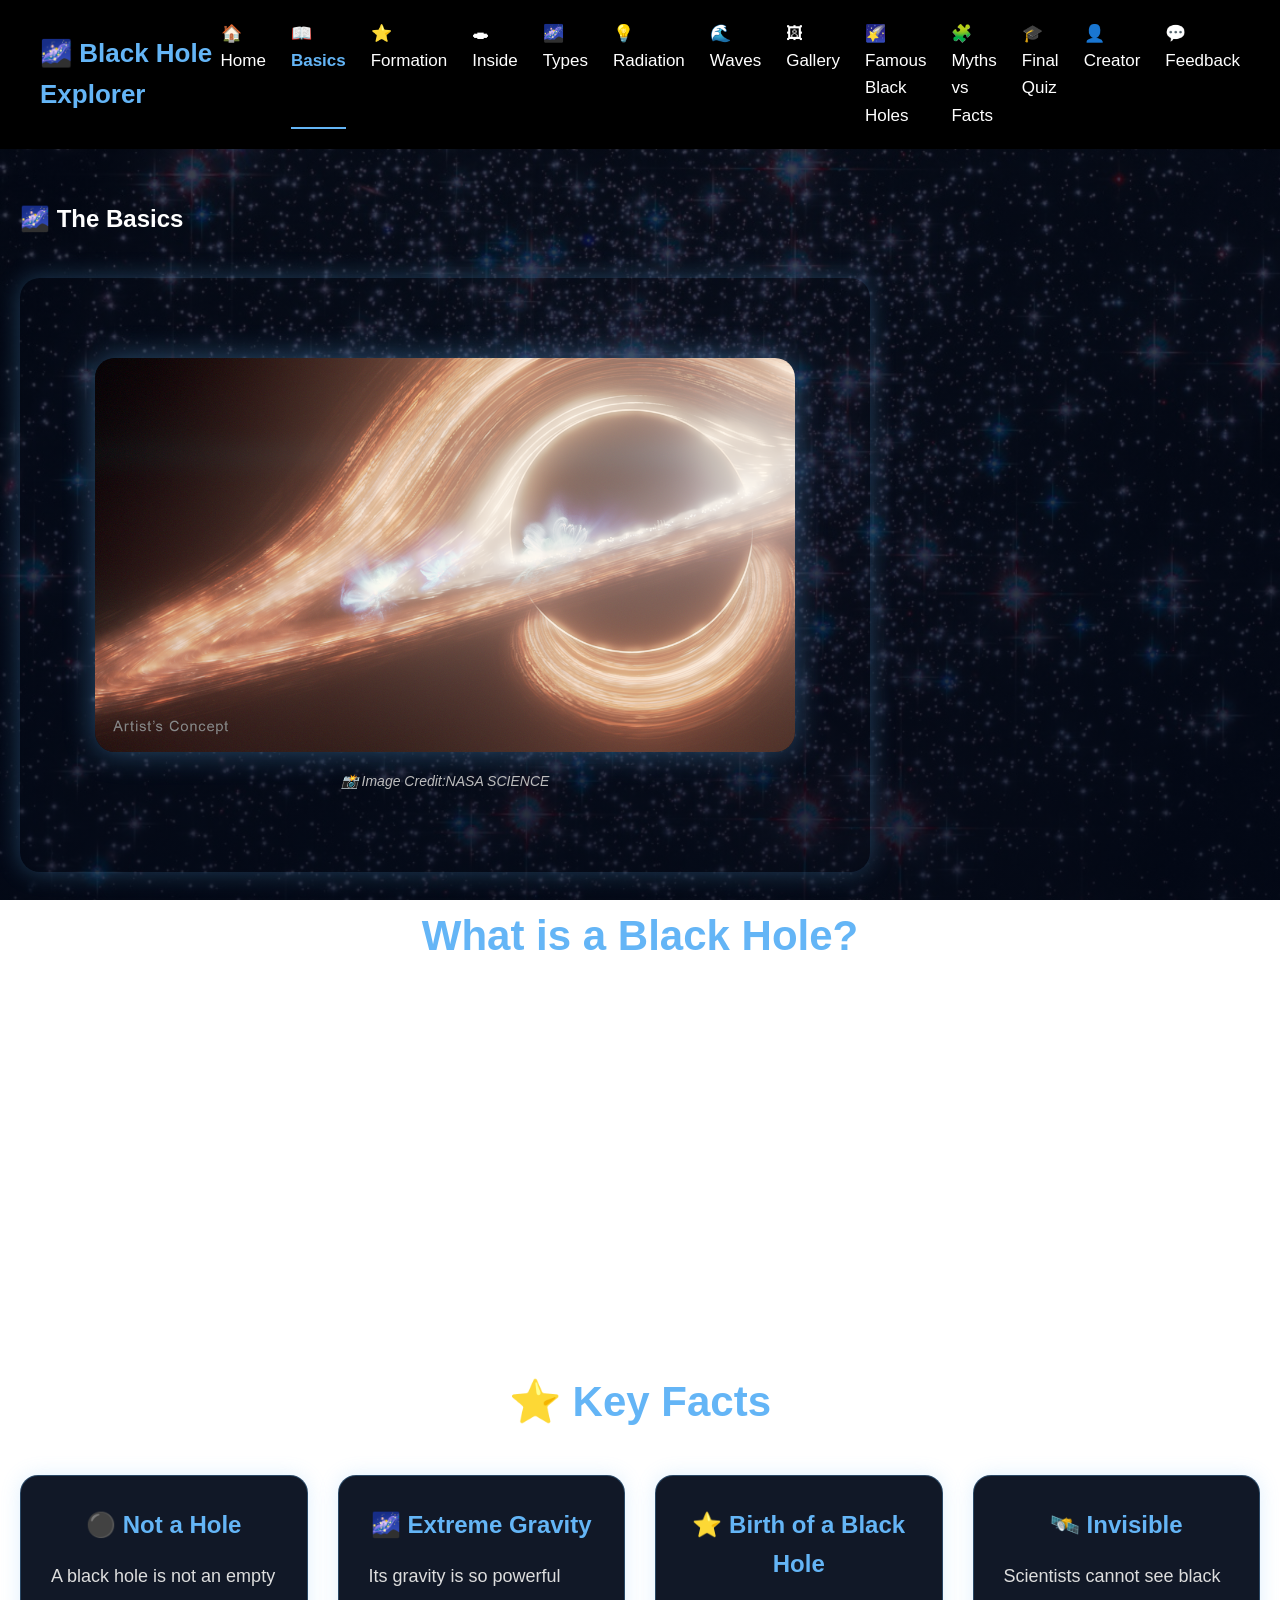
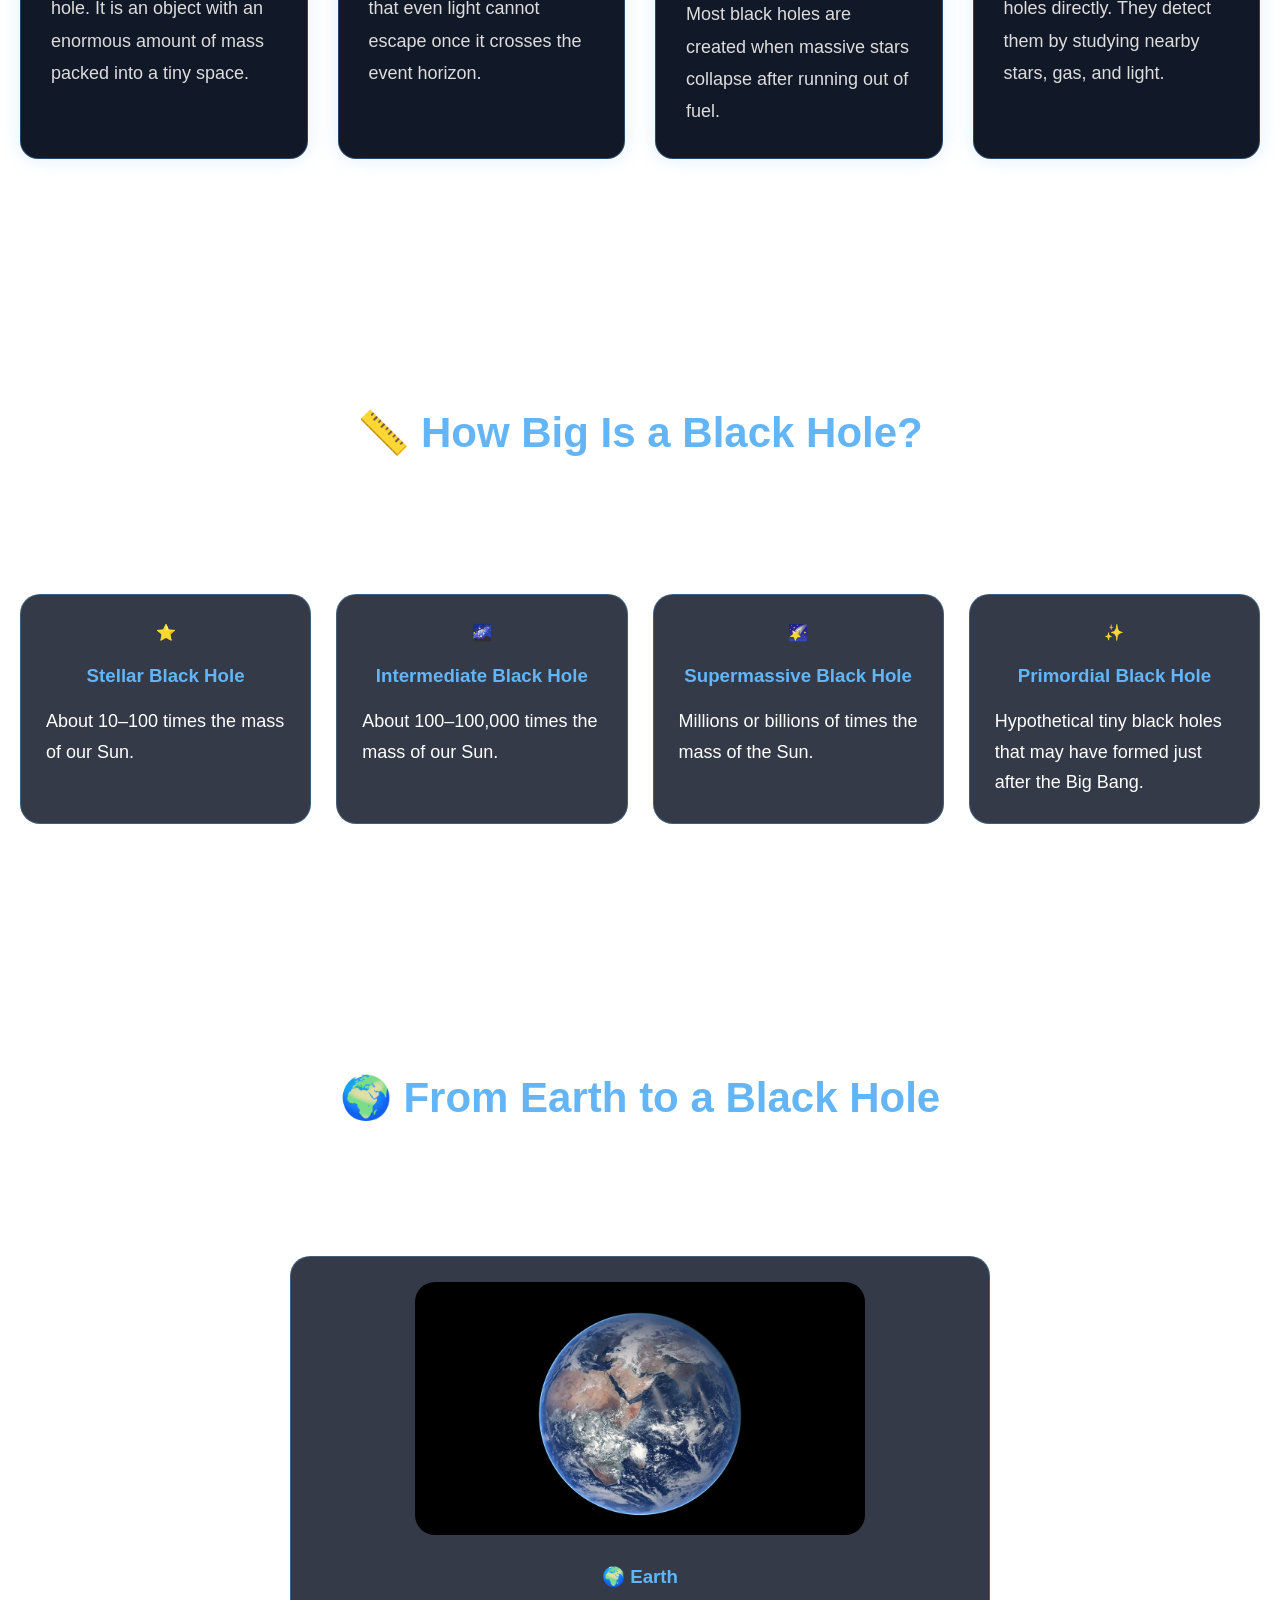
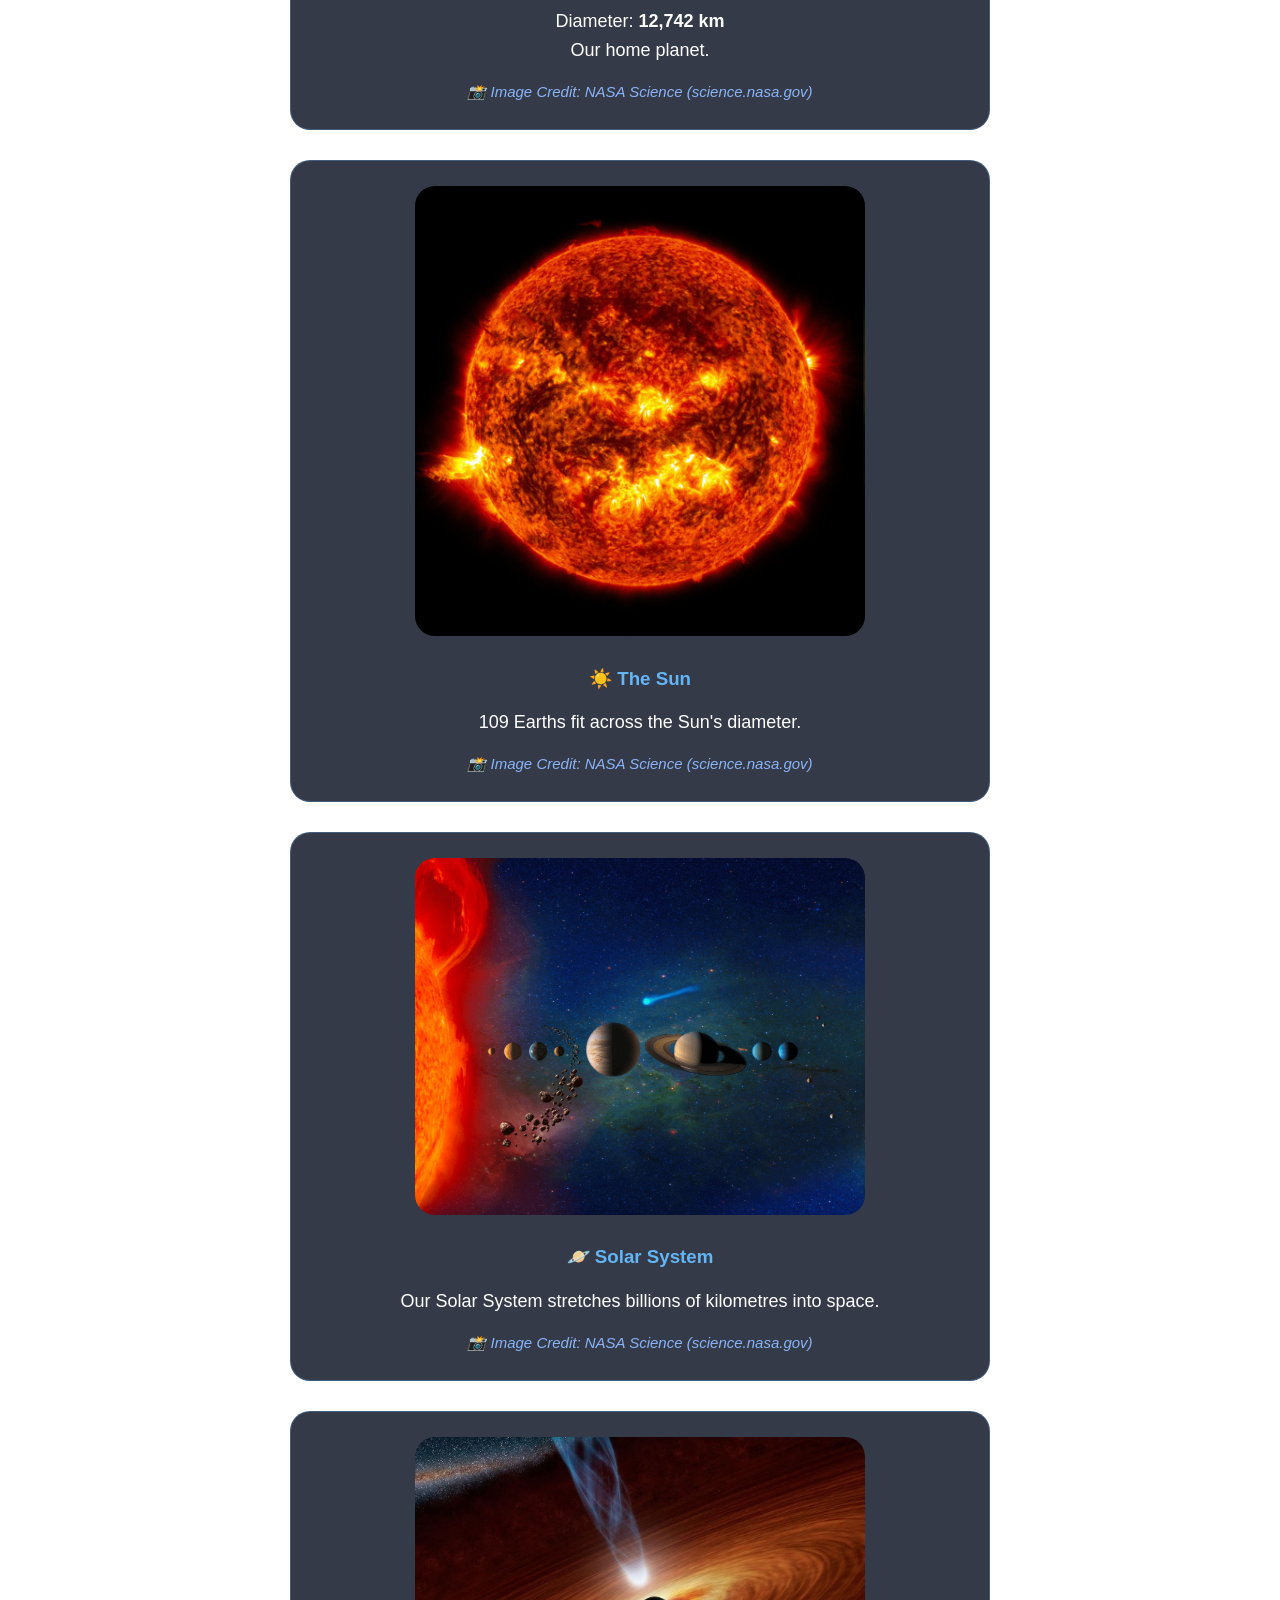
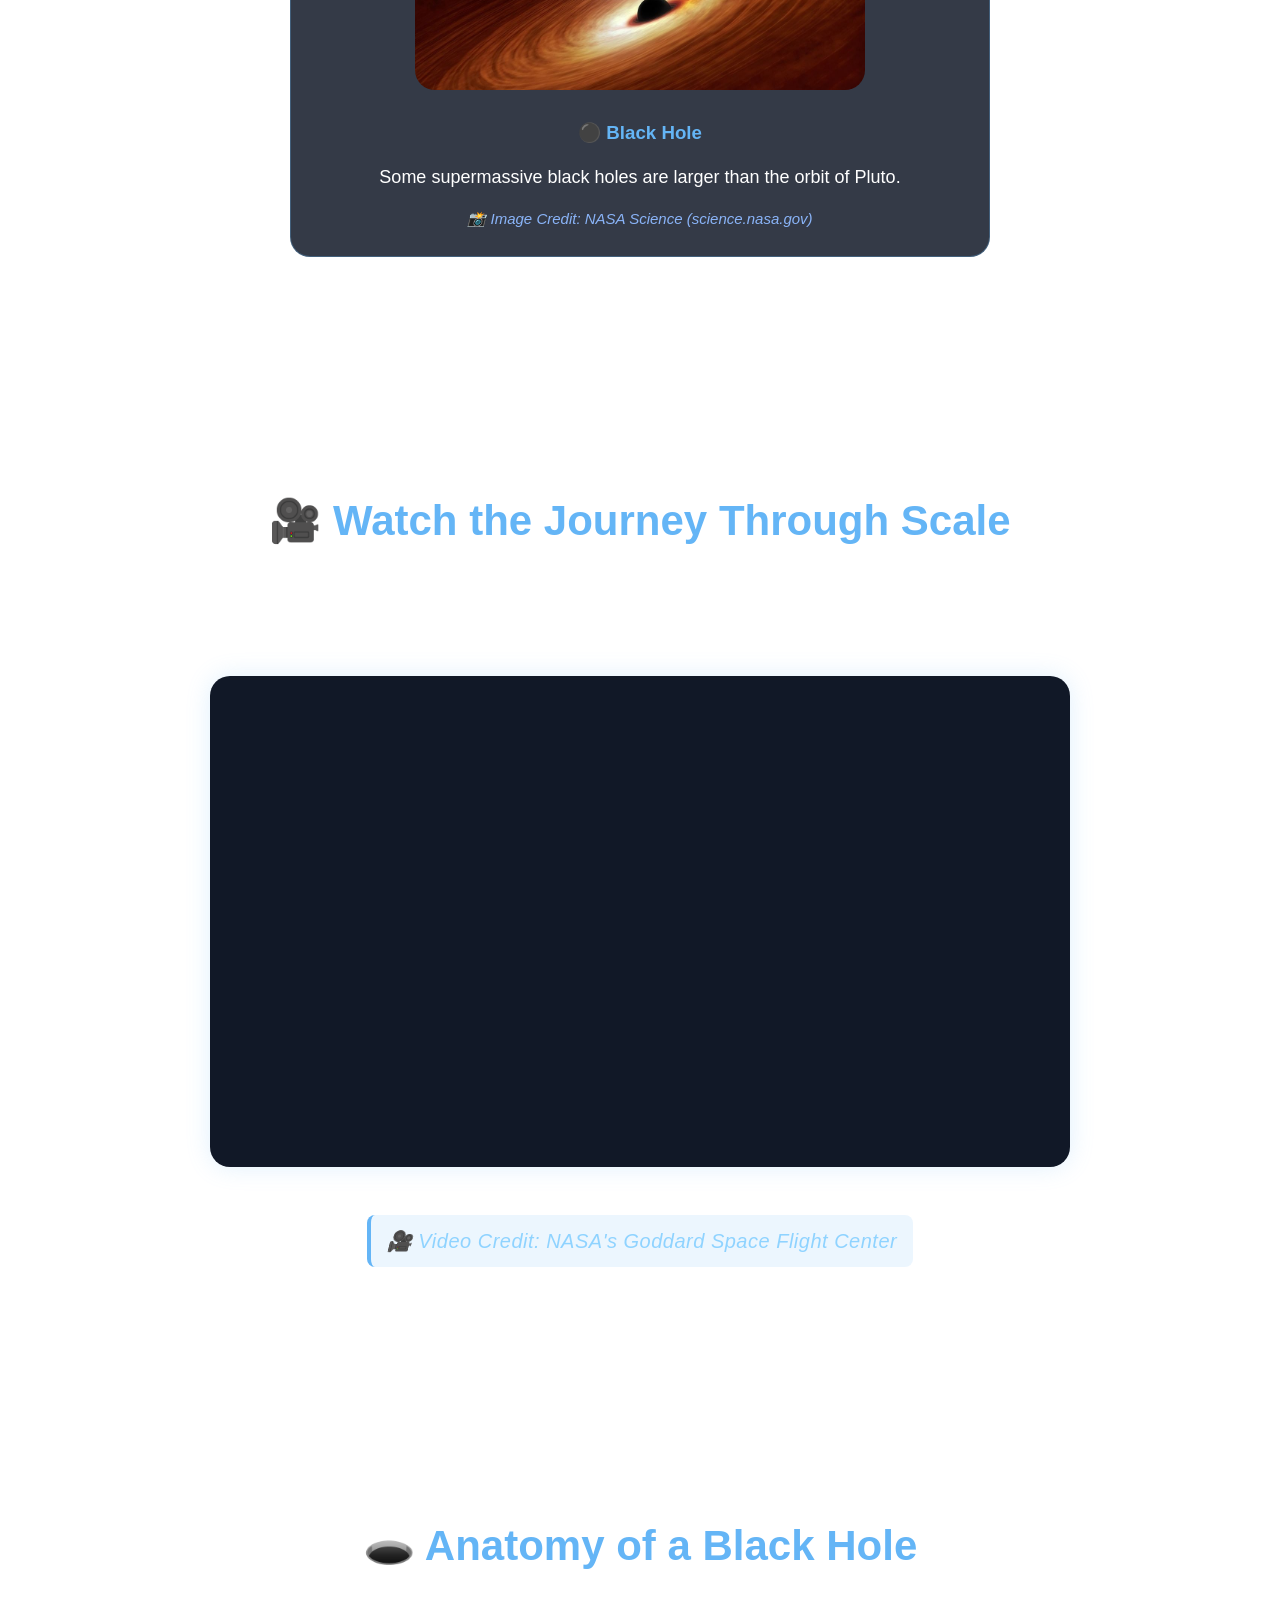
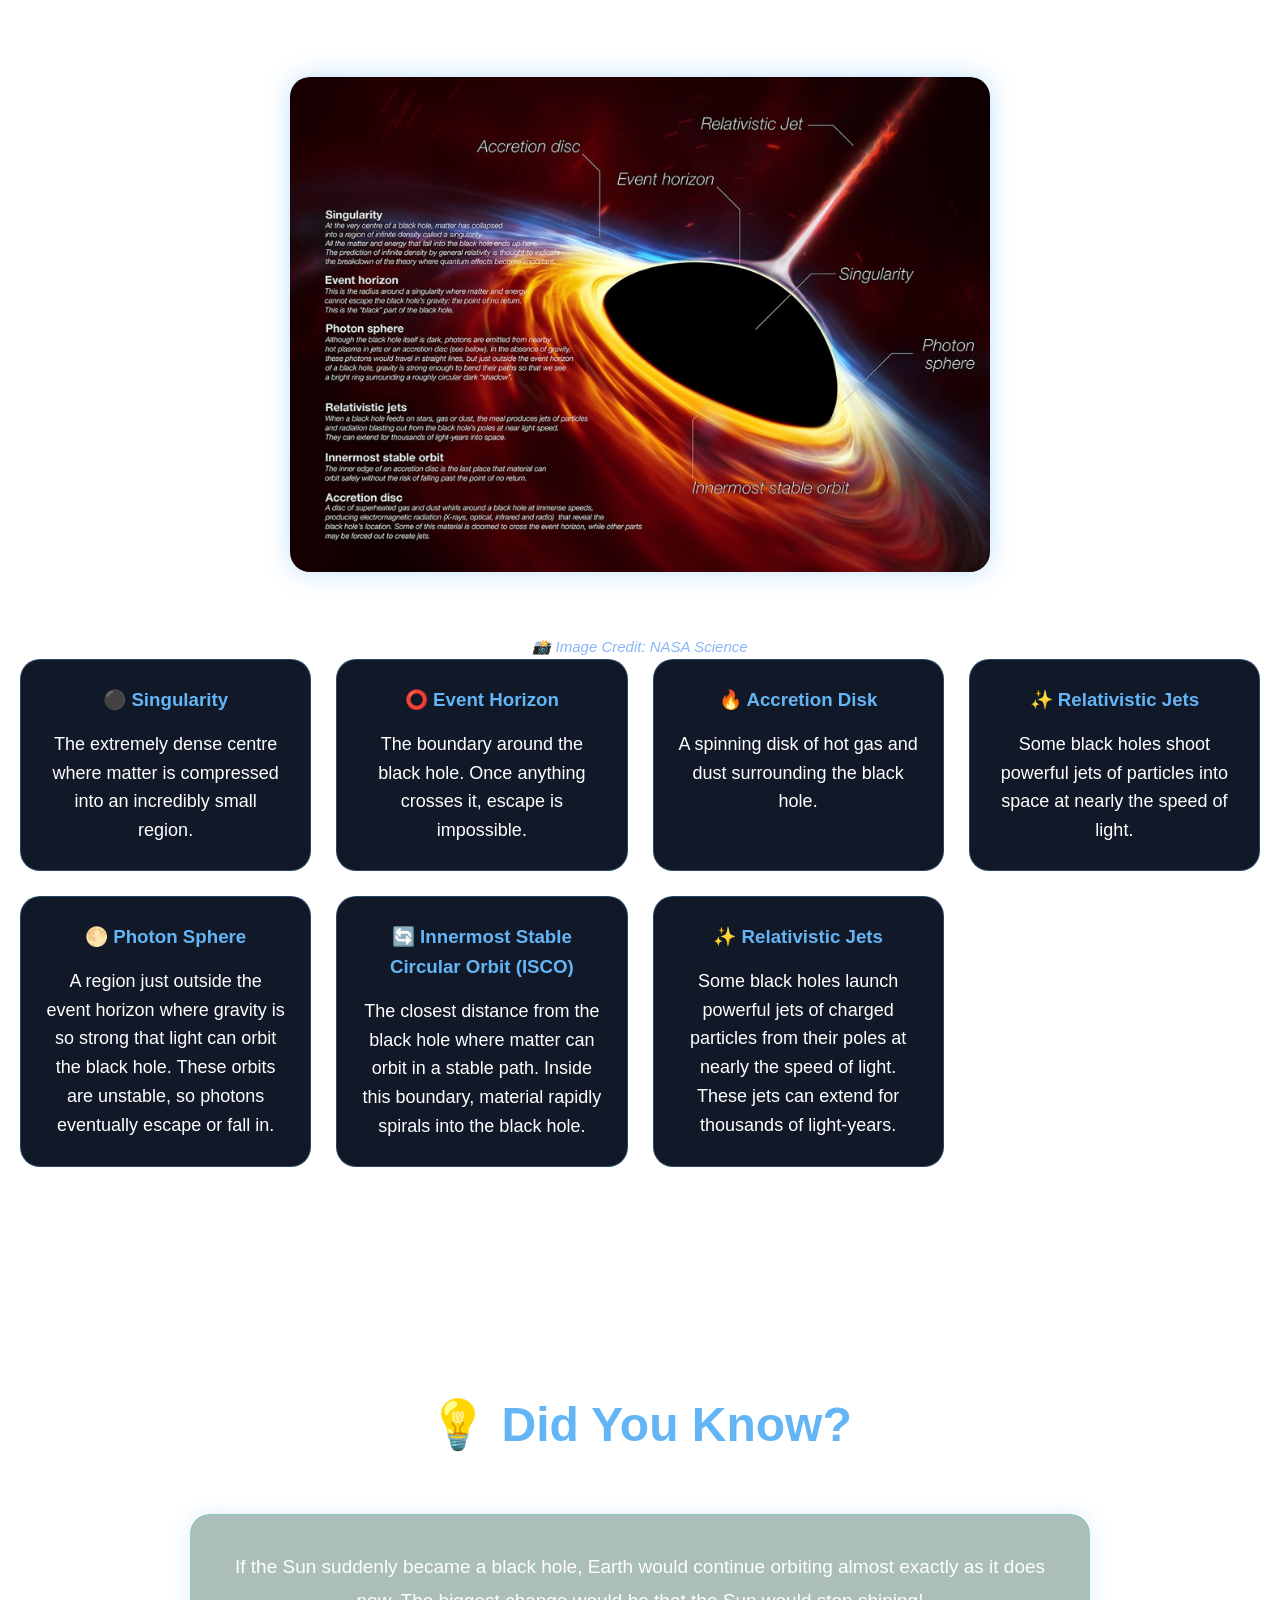
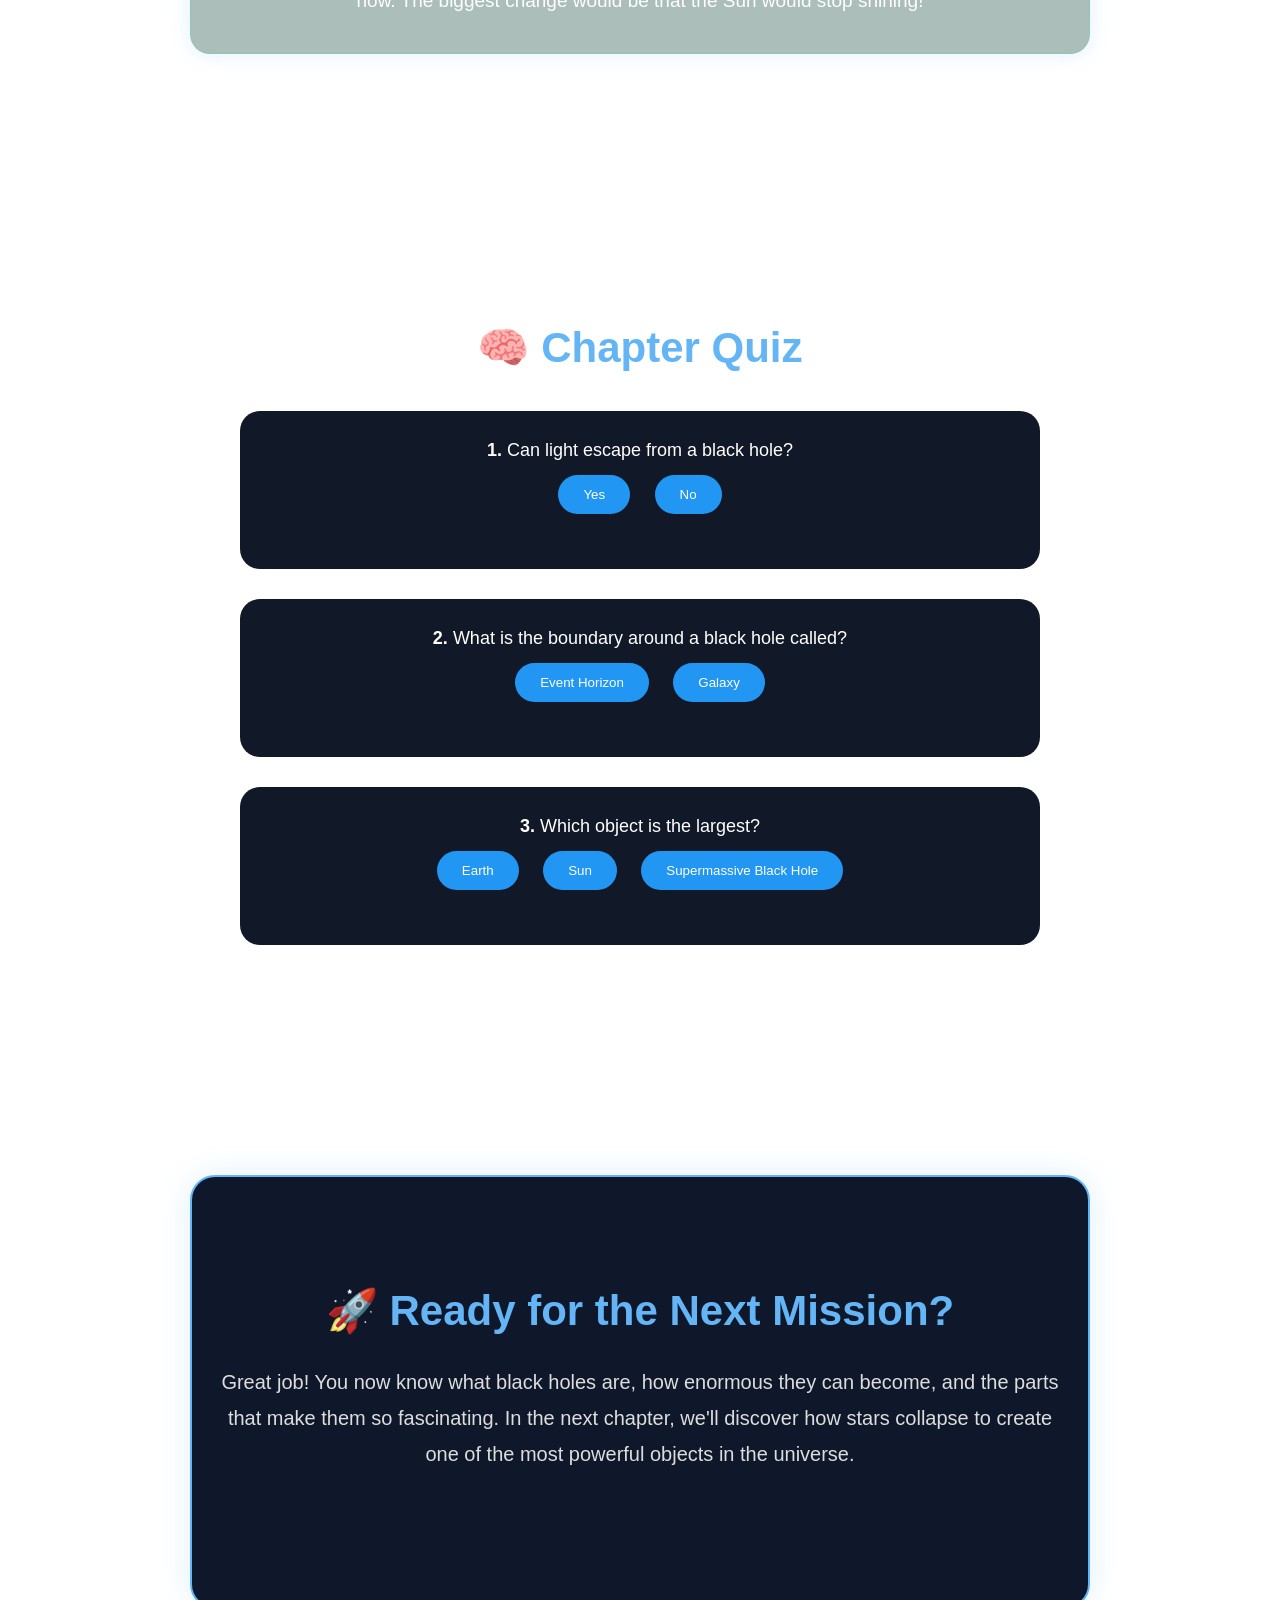
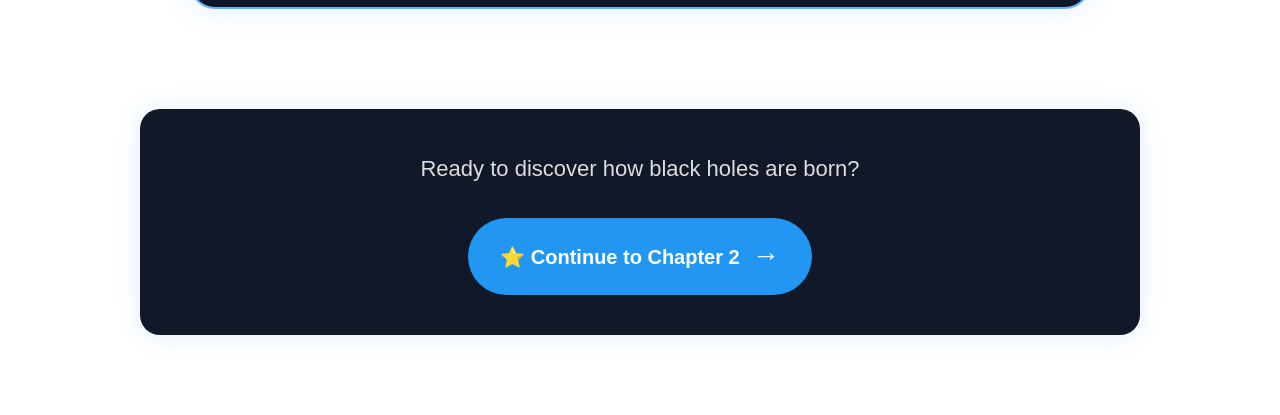
<file: basics.html>
<!DOCTYPE html>
<html lang="en">

<head>
  
  <meta charset="UTF-8">
  <meta name="viewport" content="width=device-width, initial-scale=1.0">
  
  <title>The Basics | Black Hole Explorer</title>
  
  <link rel="stylesheet" href="style.css">
  
</head>

<body>
  
  <nav>

<div class="logo">
🌌 Black Hole Explorer
</div>

<div class="menu">

<a href="index.html">🏠 Home</a>

<a href="basics.html"class="active"> 📖Basics</a>

<a href="formation.html">⭐ Formation</a>

<a href="inside-blackhole.html">🕳Inside</a>

<a href="types.html">🌌 Types</a>

<a href="hawking-radiation.html">💡 Radiation</a>

    <a href="gravitational-waves.html"> 🌊 Waves</a>

    <a href="gallery.html">🖼Gallery</a>
    
    <a href="famous-black-holes.html">🌠 Famous Black Holes</a>


    <a href="myths-vs-facts.html">🧩 Myths vs Facts</a>
    
    <a href="final-quiz.html">🎓 Final Quiz</a>

<a href="creator.html">👤 Creator</a>

<a href="feedback.html">💬 Feedback</a>


</div>

</nav>
  
  <section class="basics">
    
    <h1>🌌 The Basics</h1>
    <section class="chapter-image">

<img src="images/blackhole.jpg"
class="chapter-blackhole"
alt="NASA Black Hole">

<p class="image-credit">
📸 Image Credit:NASA SCIENCE
</p>

</section>
    
    <h2>What is a Black Hole?</h2>
    
    <p>
      A black hole is a region in space where gravity is so strong that nothing—not even light—can escape from it. It forms when a massive star collapses under its own gravity at the end of its life.
    </p>
    
    <p>
      Although black holes are invisible, scientists can detect them by studying how nearby stars, gas, and light behave around them. Black holes play an important role in shaping galaxies and helping us understand the universe.
    </p>
    
  </section>
  <section class="facts">

<h2>⭐ Key Facts</h2>

<div class="facts-grid">

<div class="fact-card">
<h3>⚫ Not a Hole</h3>
<p>A black hole is not an empty hole. It is an object with an enormous amount of mass packed into a tiny space.</p>
</div>

<div class="fact-card">
<h3>🌌 Extreme Gravity</h3>
<p>Its gravity is so powerful that even light cannot escape once it crosses the event horizon.</p>
</div>

<div class="fact-card">
<h3>⭐ Birth of a Black Hole</h3>
<p>Most black holes are created when massive stars collapse after running out of fuel.</p>
</div>

<div class="fact-card">
<h3>🛰️ Invisible</h3>
<p>Scientists cannot see black holes directly. They detect them by studying nearby stars, gas, and light.</p>
</div>

</div>

</section>
<section class="size">

<h2>📏 How Big Is a Black Hole?</h2>

<p class="size-intro">
Black holes come in different sizes. Some are only a few kilometers across, while others are larger than our entire Solar System.
</p>

<div class="size-grid">

<div class="size-card">
⭐ <h3>Stellar Black Hole</h3>
<p>About 10–100 times the mass of our Sun.</p>
</div>

<div class="size-card">
🌌 <h3>Intermediate Black Hole</h3>
<p>About 100–100,000 times the mass of our Sun.</p>
</div>

<div class="size-card">
🌠 <h3>Supermassive Black Hole</h3>
<p>Millions or billions of times the mass of the Sun.</p>
</div>

<div class="size-card">
✨ <h3>Primordial Black Hole</h3>
<p>Hypothetical tiny black holes that may have formed just after the Big Bang.</p>
</div>

</div>

</section>
<section class="comparison">

<h2>🌍 From Earth to a Black Hole</h2>

<p class="comparison-intro">
Everything in the universe has a different scale. Let's compare our home with some of the most extraordinary objects in space.
</p>


<div class="compare-card">

<img src="images/earth.png" alt="Earth">

<h3>🌍 Earth</h3>

<p>
Diameter: <strong>12,742 km</strong><br>
Our home planet.
</p>
<p class="section-credit">
  📸 Image Credit: NASA Science (science.nasa.gov)
</p>
</div>

<div class="compare-card">

<img src="images/sun.png" alt="Sun">

<h3>☀️ The Sun</h3>

<p>
109 Earths fit across the Sun's diameter.
</p>
<p class="section-credit">
  📸 Image Credit: NASA Science (science.nasa.gov)
</p>

</div>

<div class="compare-card">

<img src="images/solar-system.png" alt="Solar System">

<h3>🪐 Solar System</h3>

<p>
Our Solar System stretches billions of kilometres into space.
</p>
<p class="section-credit">
  📸 Image Credit: NASA Science (science.nasa.gov)
</p>

</div>

<div class="compare-card">

<img src="images/black-hole.png" alt="Black Hole">

<h3>⚫ Black Hole</h3>

<p>
Some supermassive black holes are larger than the orbit of Pluto.
</p>

<p class="section-credit">
📸 Image Credit: NASA Science (science.nasa.gov)
</p>

</div>

</section>
<section class="comparison-video">

<h2>🎥 Watch the Journey Through Scale</h2>

<p>
Now that you've compared the sizes, watch NASA's official animation to see just how enormous black holes can become.
</p>
<div class="video-container">
  <iframe
    src="https://www.youtube.com/embed/8GnSFAZD8YY"
    title="NASA Black Hole Video"
    allowfullscreen>
  </iframe>
</div>

<p class="credit">
🎥 Video Credit: NASA's Goddard Space Flight Center
</p>

</section>
<section id="anatomy">

<h2>🕳️ Anatomy of a Black Hole</h2>

<p class="anatomy-intro">
A black hole has several important parts. Each one plays a different role in how a black hole behaves.
</p>

<img src="images/anatomy.png" class="anatomy-image" alt="Anatomy of a Black Hole">

<p class="section-credit">
📸 Image Credit: NASA Science
</p>

<div class="anatomy-grid">

<div class="anatomy-card">
<h3>⚫ Singularity</h3>
<p>The extremely dense centre where matter is compressed into an incredibly small region.</p>
</div>

<div class="anatomy-card">
<h3>⭕ Event Horizon</h3>
<p>The boundary around the black hole. Once anything crosses it, escape is impossible.</p>
</div>

<div class="anatomy-card">
<h3>🔥 Accretion Disk</h3>
<p>A spinning disk of hot gas and dust surrounding the black hole.</p>
</div>

<div class="anatomy-card">
<h3>✨ Relativistic Jets</h3>
<p>Some black holes shoot powerful jets of particles into space at nearly the speed of light.</p>
</div>

<div class="anatomy-card">
<h3>🌕 Photon Sphere</h3>
<p>A region just outside the event horizon where gravity is so strong that light can orbit the black hole. These orbits are unstable, so photons eventually escape or fall in.</p>
</div>

<div class="anatomy-card">
<h3>🔄 Innermost Stable Circular Orbit (ISCO)</h3>
<p>The closest distance from the black hole where matter can orbit in a stable path. Inside this boundary, material rapidly spirals into the black hole.</p>
</div>

<div class="anatomy-card">
<h3>✨ Relativistic Jets</h3>
<p>Some black holes launch powerful jets of charged particles from their poles at nearly the speed of light. These jets can extend for thousands of light-years.</p>
</div>
</div>

</section>
<section class="did-you-know">

<h2>💡 Did You Know?</h2>

<div class="fact-box">

If the Sun suddenly became a black hole, Earth would continue orbiting almost exactly as it does now. The biggest change would be that the Sun would stop shining!

</div>

</section>
  <section class="quiz">

<h2>🧠 Chapter Quiz</h2>

<div class="question">

<p><strong>1.</strong> Can light escape from a black hole?</p>

<button onclick="checkAnswer(this,false)">Yes</button>

<button onclick="checkAnswer(this,true)">No</button>

<p class="result"></p>

</div>
  <div class="question">

<p><strong>2.</strong> What is the boundary around a black hole called?</p>

<button onclick="checkAnswer(this,true)">Event Horizon</button>

<button onclick="checkAnswer(this,false)">Galaxy</button>

<p class="result"></p>

</div>

</div>
<div class="question">
  
  <p><strong>3.</strong> Which object is the largest?</p>
  
  <button onclick="checkAnswer(this,false)">Earth</button>
  
  <button onclick="checkAnswer(this,false)">Sun</button>
  
  <button onclick="checkAnswer(this,true)">Supermassive Black Hole</button>
  
  <p class="result"></p>
  
</div>

</section>

<div id="quizComplete" class="quiz-complete">
🏆 Excellent! You completed the Chapter 1 Quiz.

<a href="formation.html" class="next-btn">
🚀 Continue to Chapter 2
</a>
</div>
<section class="next-chapter">

<h2>🚀 Ready for the Next Mission?</h2>

<p>
Great job! You now know what black holes are, how enormous they can become,
and the parts that make them so fascinating.

In the next chapter, we'll discover how stars collapse to create one of the
most powerful objects in the universe.
</p>

</a>

</section>
<!-- ================= CONTINUE TO CHAPTER 2 ================= -->

<section class="chapter-navigation">

    <p>Ready to discover how black holes are born?</p>

    <a href="formation.html" class="continue-chapter">
        ⭐ Continue to Chapter 2
        <span>→</span>
    </a>

</section>
<script src="script.js"></script>


</body>
</html>
</file>
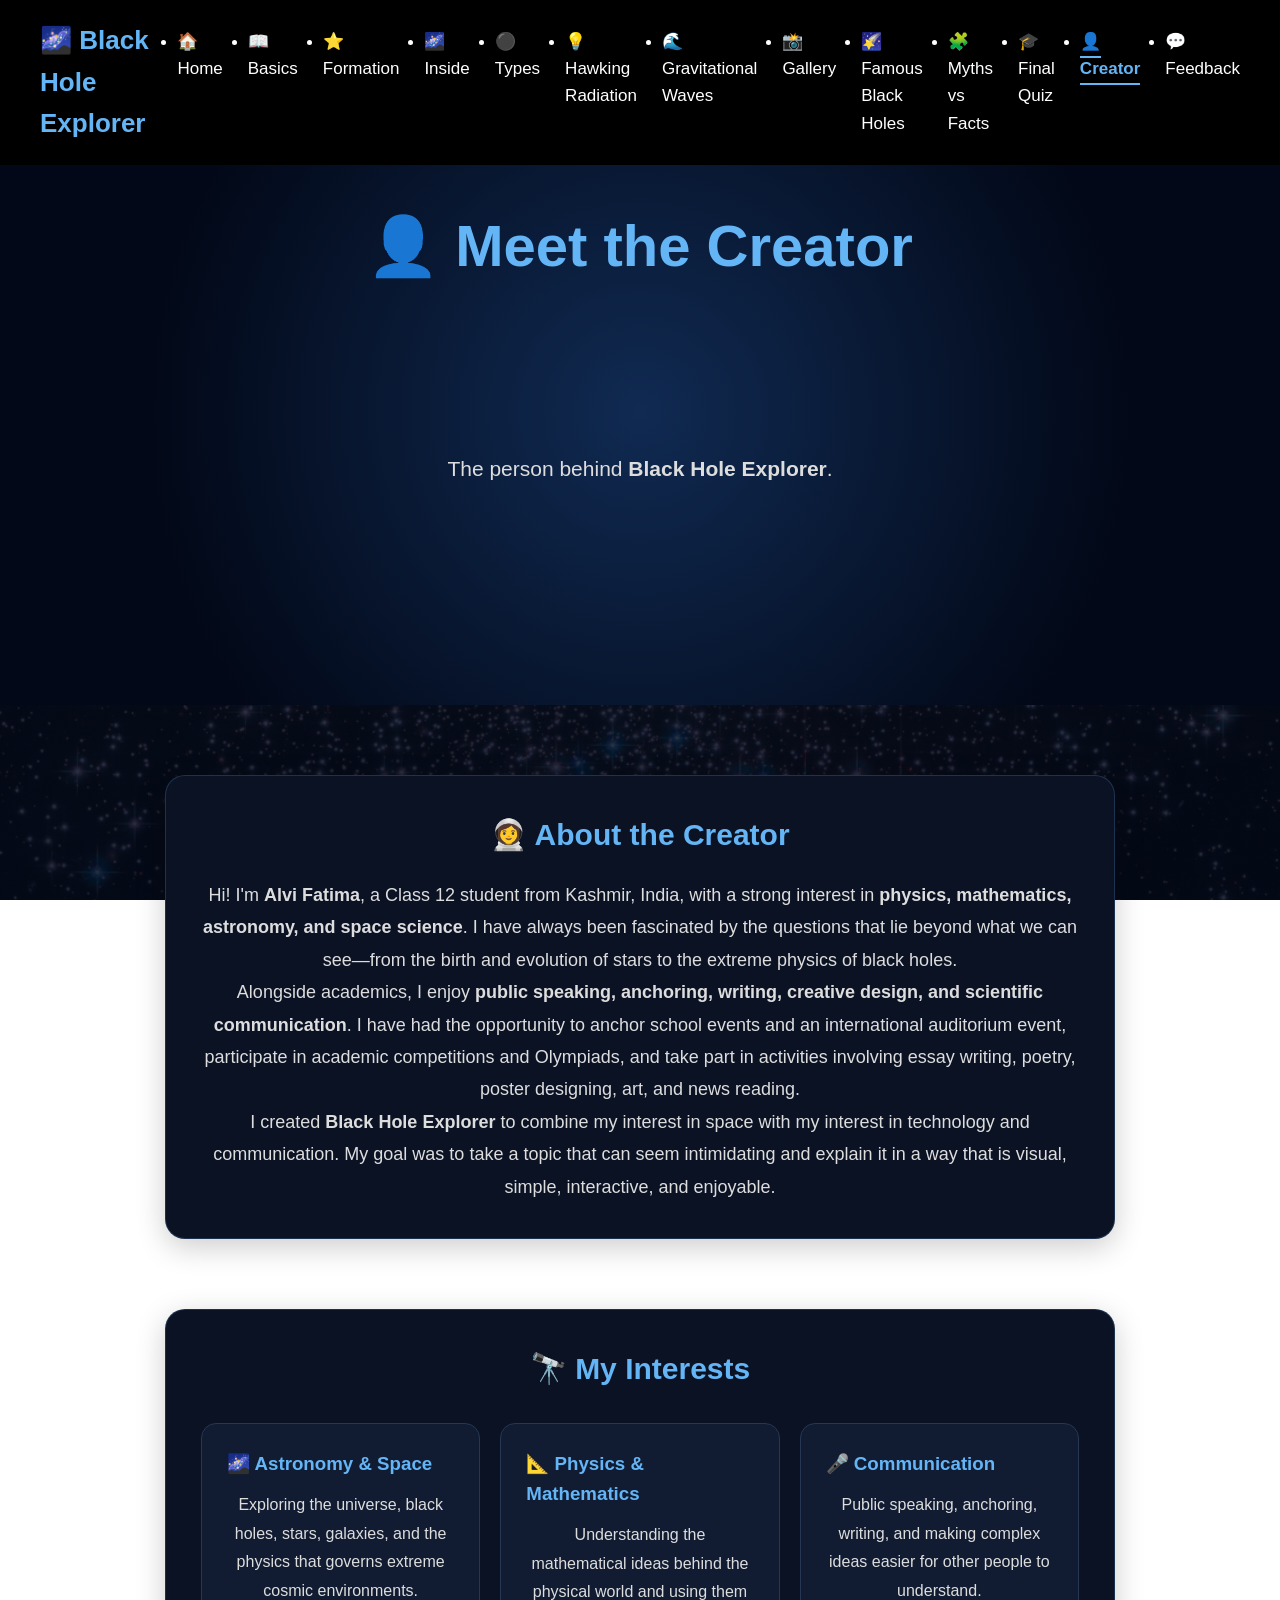
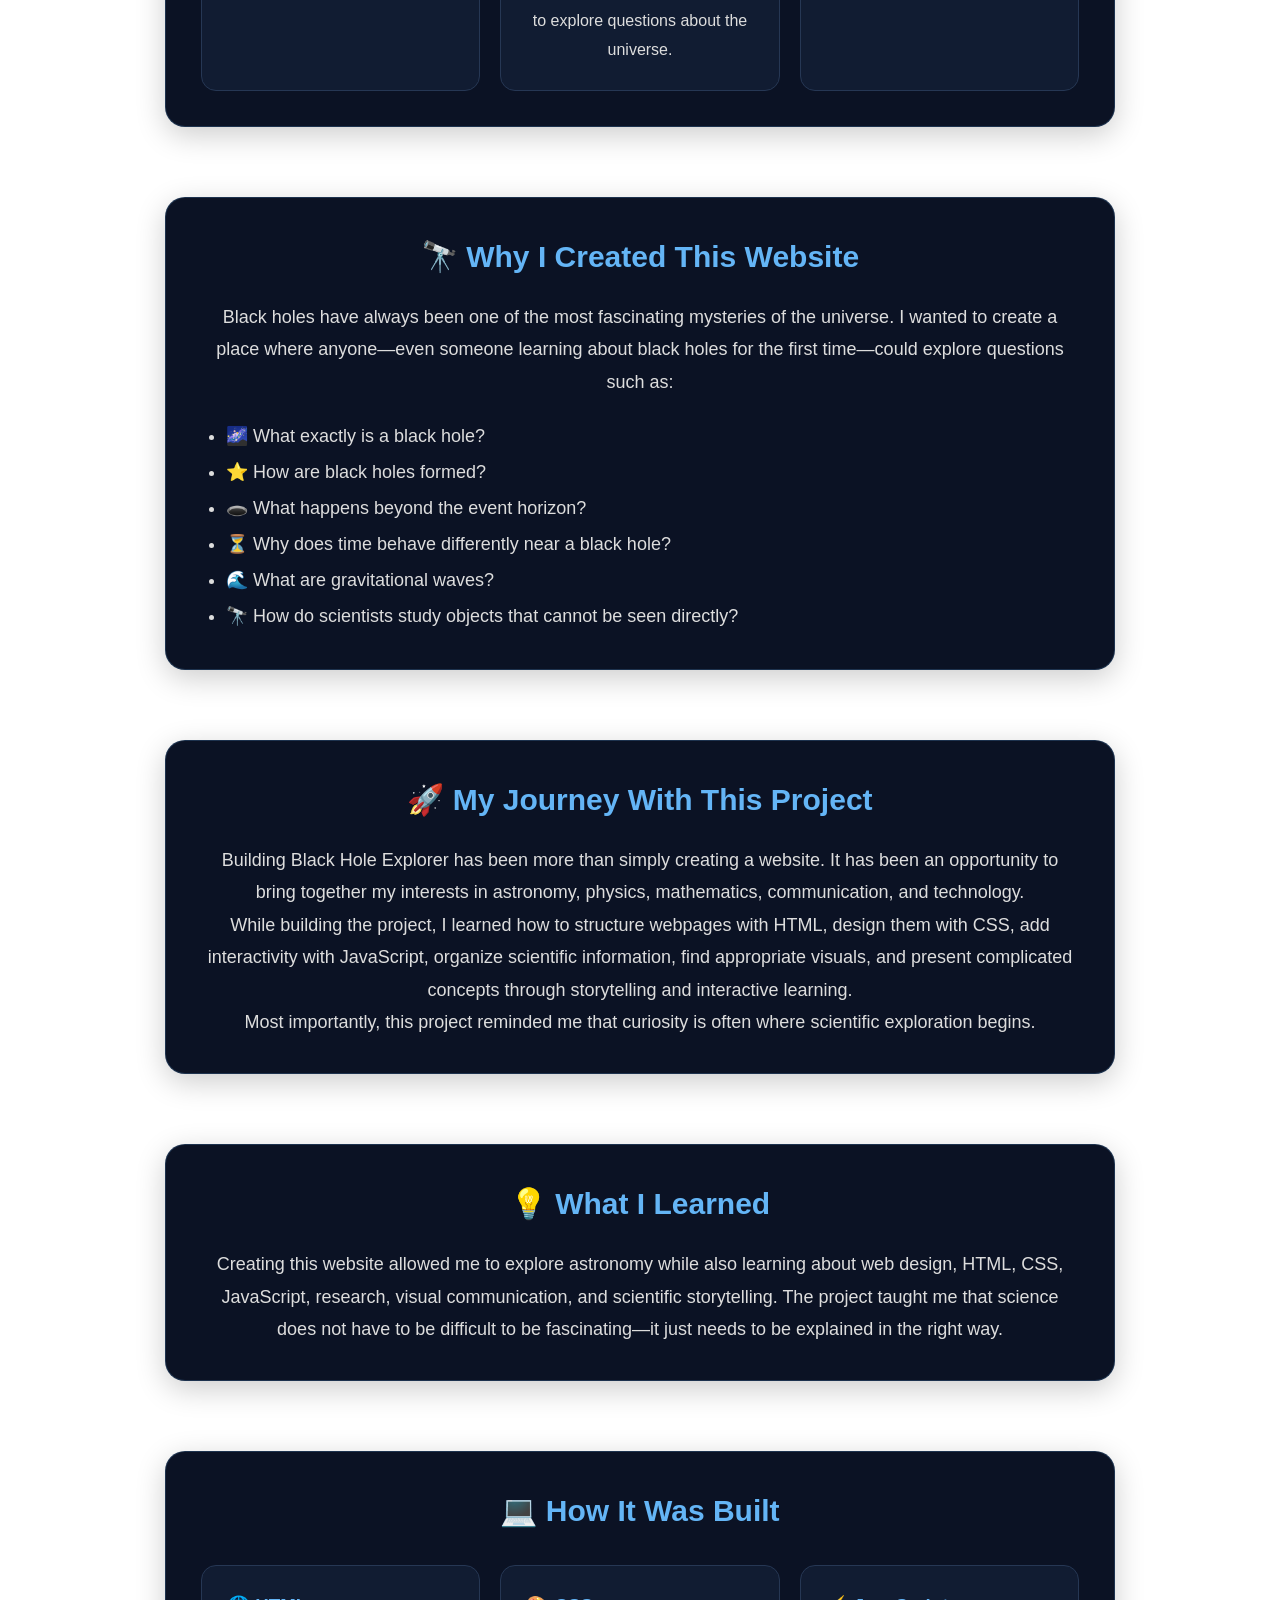
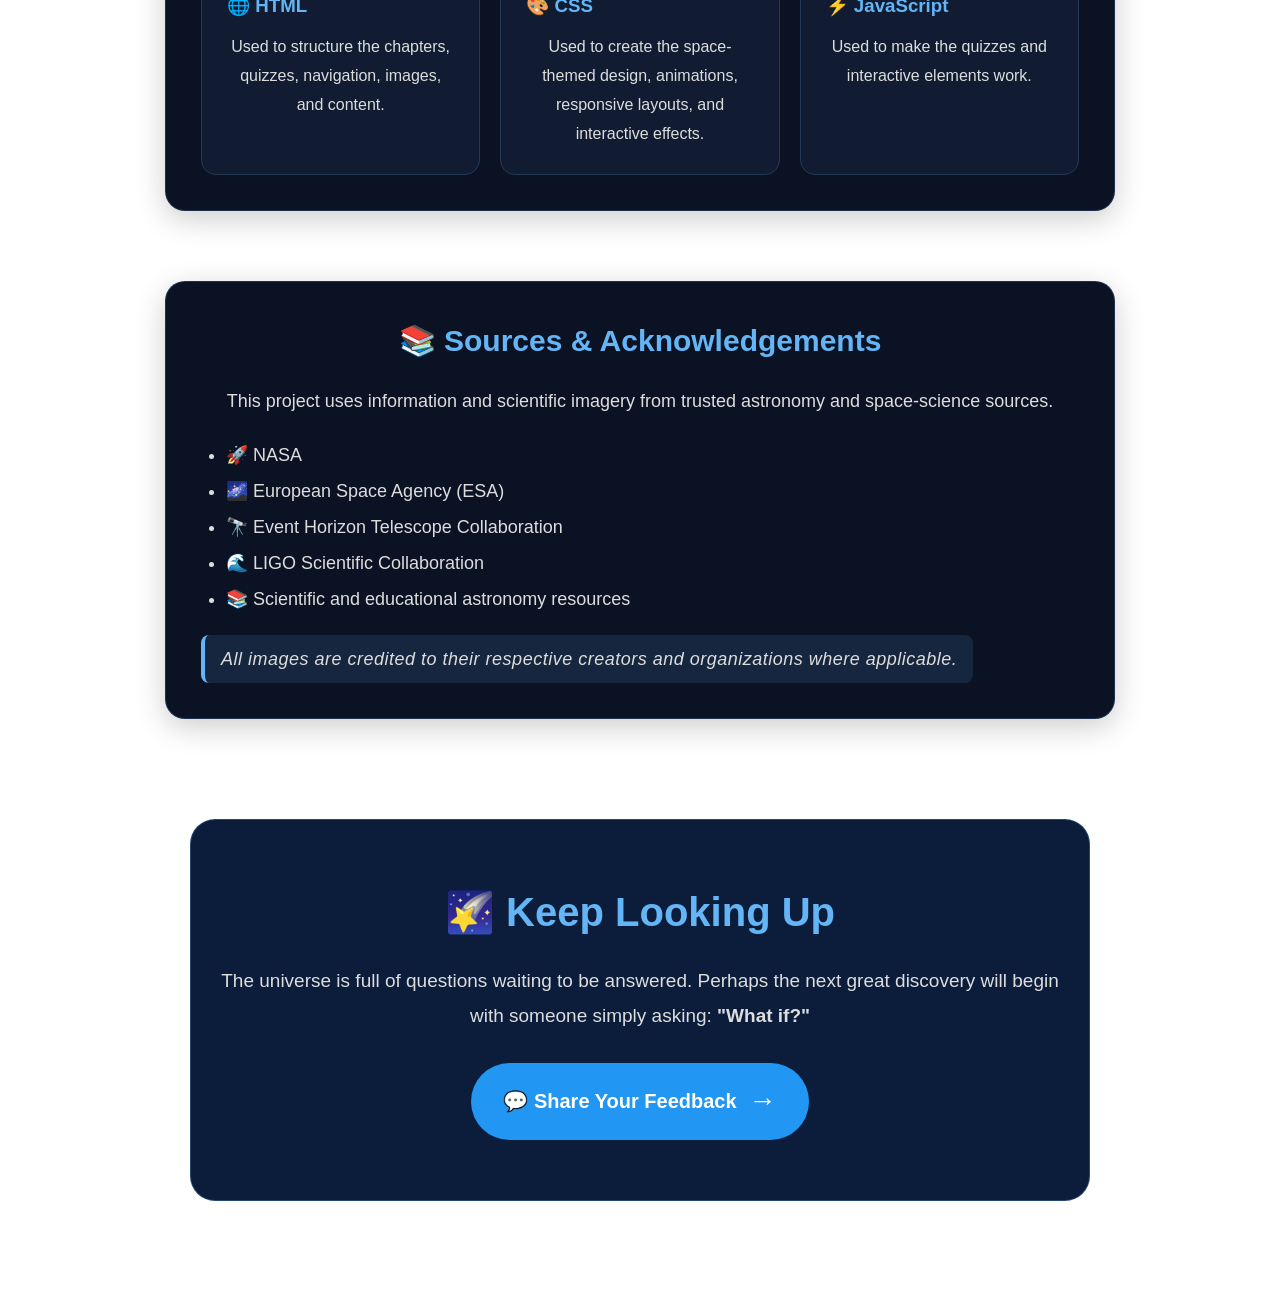
<file: creator.html>
<!DOCTYPE html>
<html lang="en">

<head>
  
  <meta charset="UTF-8">
  
  <meta name="viewport" content="width=device-width, initial-scale=1.0">
  
  <title>Creator | Black Hole Explorer</title>
  
  <link rel="stylesheet" href="style.css">
  
</head>

<body>
  
  <!-- ================= NAVIGATION ================= -->
  
  <nav>
    
    <div class="logo">
      🌌 Black Hole Explorer
    </div>
    
    <ul class="menu">
      
      <li><a href="index.html">🏠 Home</a></li>
      
      <li><a href="basics.html">📖 Basics</a></li>
      
      <li><a href="formation.html">⭐ Formation</a></li>
      
      <li><a href="inside.html">🌌 Inside</a></li>
      
      <li><a href="types.html">⚫ Types</a></li>
      
      <li><a href="hawking-radiation.html">💡 Hawking Radiation</a></li>
      
      <li><a href="gravitational-waves.html">🌊 Gravitational Waves</a></li>
      
      <li><a href="gallery.html">📸 Gallery</a></li>
      
      <li><a href="famous-black-holes.html">🌠 Famous Black Holes</a></li>
      
      <li><a href="myths-vs-facts.html">🧩 Myths vs Facts</a></li>
      
      <li><a href="final-quiz.html">🎓 Final Quiz</a></li>
      
      <li><a href="creator.html" class="active">👤 Creator</a></li>
      
      <li><a href="feedback.html">💬 Feedback</a></li>
      
    </ul>
    
  </nav>
  
  
  <!-- ================= CREATOR HERO ================= -->
  
  <section class="creator-hero">
    
    <h1>👤 Meet the Creator</h1>
    
    <p>
      
      The person behind <strong>Black Hole Explorer</strong>.
      
    </p>
    
  </section>
  
  
  <!-- ================= ABOUT THE CREATOR ================= -->

<section class="creator-section">
  
  <h2>👩‍🚀 About the Creator</h2>
  
  <p>
    
    Hi! I'm <strong>Alvi Fatima</strong>, a Class 12 student from Kashmir, India,
    with a strong interest in <strong>physics, mathematics, astronomy, and space science</strong>.
    
    I have always been fascinated by the questions that lie beyond what we can
    see—from the birth and evolution of stars to the extreme physics of black holes.
    
  </p>
  
  <p>
    
    Alongside academics, I enjoy <strong>public speaking, anchoring, writing,
      creative design, and scientific communication</strong>. I have had the opportunity
    to anchor school events and an international auditorium event, participate in
    academic competitions and Olympiads, and take part in activities involving
    essay writing, poetry, poster designing, art, and news reading.
    
  </p>
  
  <p>
    
    I created <strong>Black Hole Explorer</strong> to combine my interest in space
    with my interest in technology and communication. My goal was to take a topic
    that can seem intimidating and explain it in a way that is visual, simple,
    interactive, and enjoyable.
    
  </p>
  
</section>

<!-- ================= MY INTERESTS ================= -->

<section class="creator-section">

<h2>🔭 My Interests</h2>

<div class="tech-grid">

<div class="tech-card">

<h3>🌌 Astronomy & Space</h3>

<p>
Exploring the universe, black holes, stars, galaxies, and the physics
that governs extreme cosmic environments.
</p>

</div>

<div class="tech-card">

<h3>📐 Physics & Mathematics</h3>

<p>
Understanding the mathematical ideas behind the physical world and using
them to explore questions about the universe.
</p>

</div>

<div class="tech-card">

<h3>🎤 Communication</h3>

<p>
Public speaking, anchoring, writing, and making complex ideas easier for
other people to understand.
</p>

</div>

</div>

</section>
  
  
  <!-- ================= WHY I CREATED IT ================= -->
  
  <section class="creator-section">
    
    <h2>🔭 Why I Created This Website</h2>
    
    <p>
      
      Black holes have always been one of the most fascinating mysteries of the universe.
      
      I wanted to create a place where anyone—even someone learning about black holes for the first time—could explore questions such as:
      
    </p>
    
    <ul class="creator-list">
      
      <li>🌌 What exactly is a black hole?</li>
      
      <li>⭐ How are black holes formed?</li>
      
      <li>🕳️ What happens beyond the event horizon?</li>
      
      <li>⏳ Why does time behave differently near a black hole?</li>
      
      <li>🌊 What are gravitational waves?</li>
      
      <li>🔭 How do scientists study objects that cannot be seen directly?</li>
      
    </ul>
    
  </section>
  <!-- ================= MY JOURNEY ================= -->

<section class="creator-section">

<h2>🚀 My Journey With This Project</h2>

<p>

Building Black Hole Explorer has been more than simply creating a website.
It has been an opportunity to bring together my interests in astronomy,
physics, mathematics, communication, and technology.

</p>

<p>

While building the project, I learned how to structure webpages with HTML,
design them with CSS, add interactivity with JavaScript, organize scientific
information, find appropriate visuals, and present complicated concepts
through storytelling and interactive learning.

</p>

<p>

Most importantly, this project reminded me that curiosity is often where
scientific exploration begins.

</p>

</section>
  
  <!-- ================= WHAT I LEARNED ================= -->
  
  <section class="creator-section">
    
    <h2>💡 What I Learned</h2>
    
    <p>
      
      Creating this website allowed me to explore astronomy while also learning about web design, HTML, CSS, JavaScript, research, visual communication, and scientific storytelling.
      
      The project taught me that science does not have to be difficult to be fascinating—it just needs to be explained in the right way.
      
    </p>
    
  </section>
  
  
  <!-- ================= TECHNOLOGY ================= -->
  
  <section class="creator-section">
    
    <h2>💻 How It Was Built</h2>
    
    <div class="tech-grid">
      
      <div class="tech-card">
        
        <h3>🌐 HTML</h3>
        
        <p>
          Used to structure the chapters, quizzes, navigation, images, and content.
        </p>
        
      </div>
      
      <div class="tech-card">
        
        <h3>🎨 CSS</h3>
        
        <p>
          Used to create the space-themed design, animations, responsive layouts, and interactive effects.
        </p>
        
      </div>
      
      <div class="tech-card">
        
        <h3>⚡ JavaScript</h3>
        
        <p>
          Used to make the quizzes and interactive elements work.
        </p>
        
      </div>
      
    </div>
    
  </section>
  
  
  <!-- ================= CREDITS ================= -->
  
  <section class="creator-section">
    
    <h2>📚 Sources & Acknowledgements</h2>
    
    <p>
      
      This project uses information and scientific imagery from trusted astronomy and space-science sources.
      
    </p>
    
    <ul class="creator-list">
      
      <li>🚀 NASA</li>
      
      <li>🌌 European Space Agency (ESA)</li>
      
      <li>🔭 Event Horizon Telescope Collaboration</li>
      
      <li>🌊 LIGO Scientific Collaboration</li>
      
      <li>📚 Scientific and educational astronomy resources</li>
      
    </ul>
    
    <p class="credit">
      
      All images are credited to their respective creators and organizations where applicable.
      
    </p>
    
  </section>
  
  
  <!-- ================= END ================= -->
  
  <section class="creator-ending">
    
    <h2>🌠 Keep Looking Up</h2>
    
    <p>
      
      The universe is full of questions waiting to be answered.
      
      Perhaps the next great discovery will begin with someone simply asking:
      
      <strong>"What if?"</strong>
      
    </p>
    
    <a href="feedback.html" class="continue-chapter">
    
      💬 Share Your Feedback
      
      <span>→</span>
      
    </a>
    
  </section>
  
  
  <script src="script.js"></script>
  
</body>

</html>
</file>
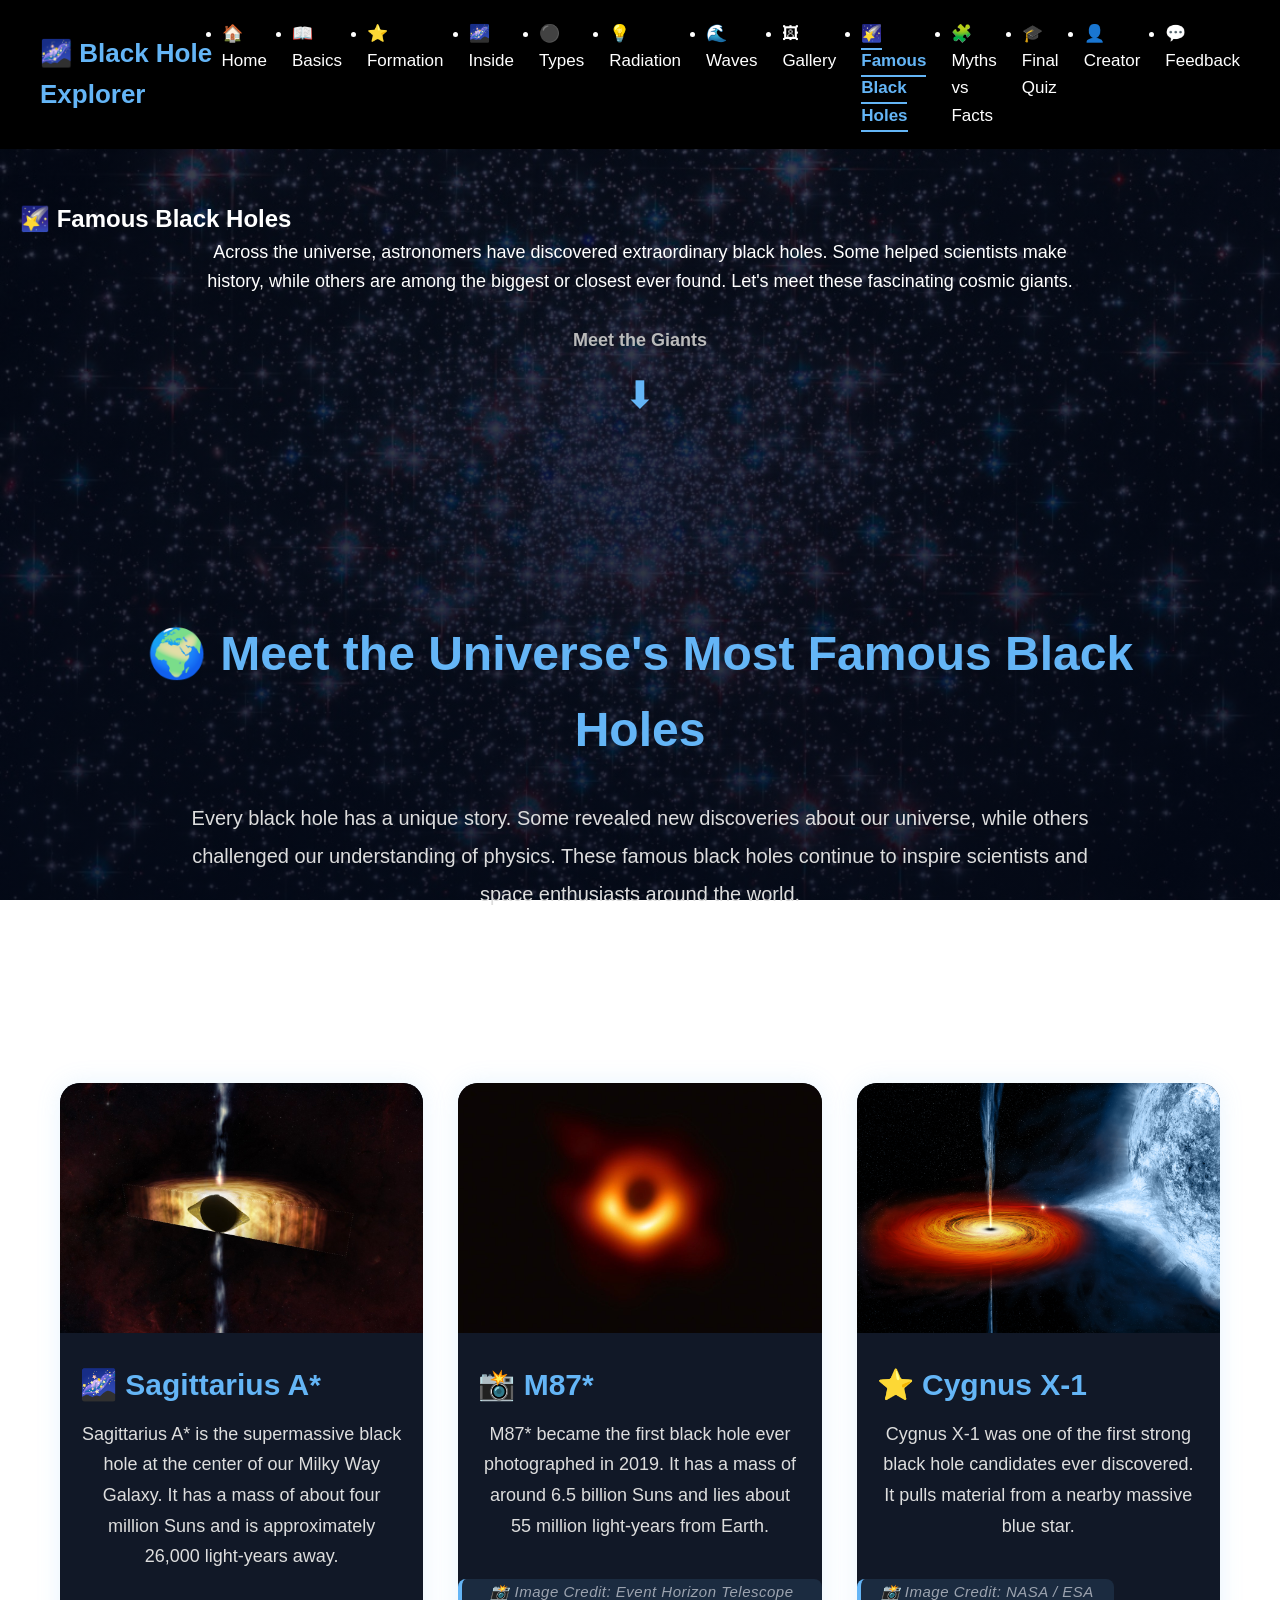
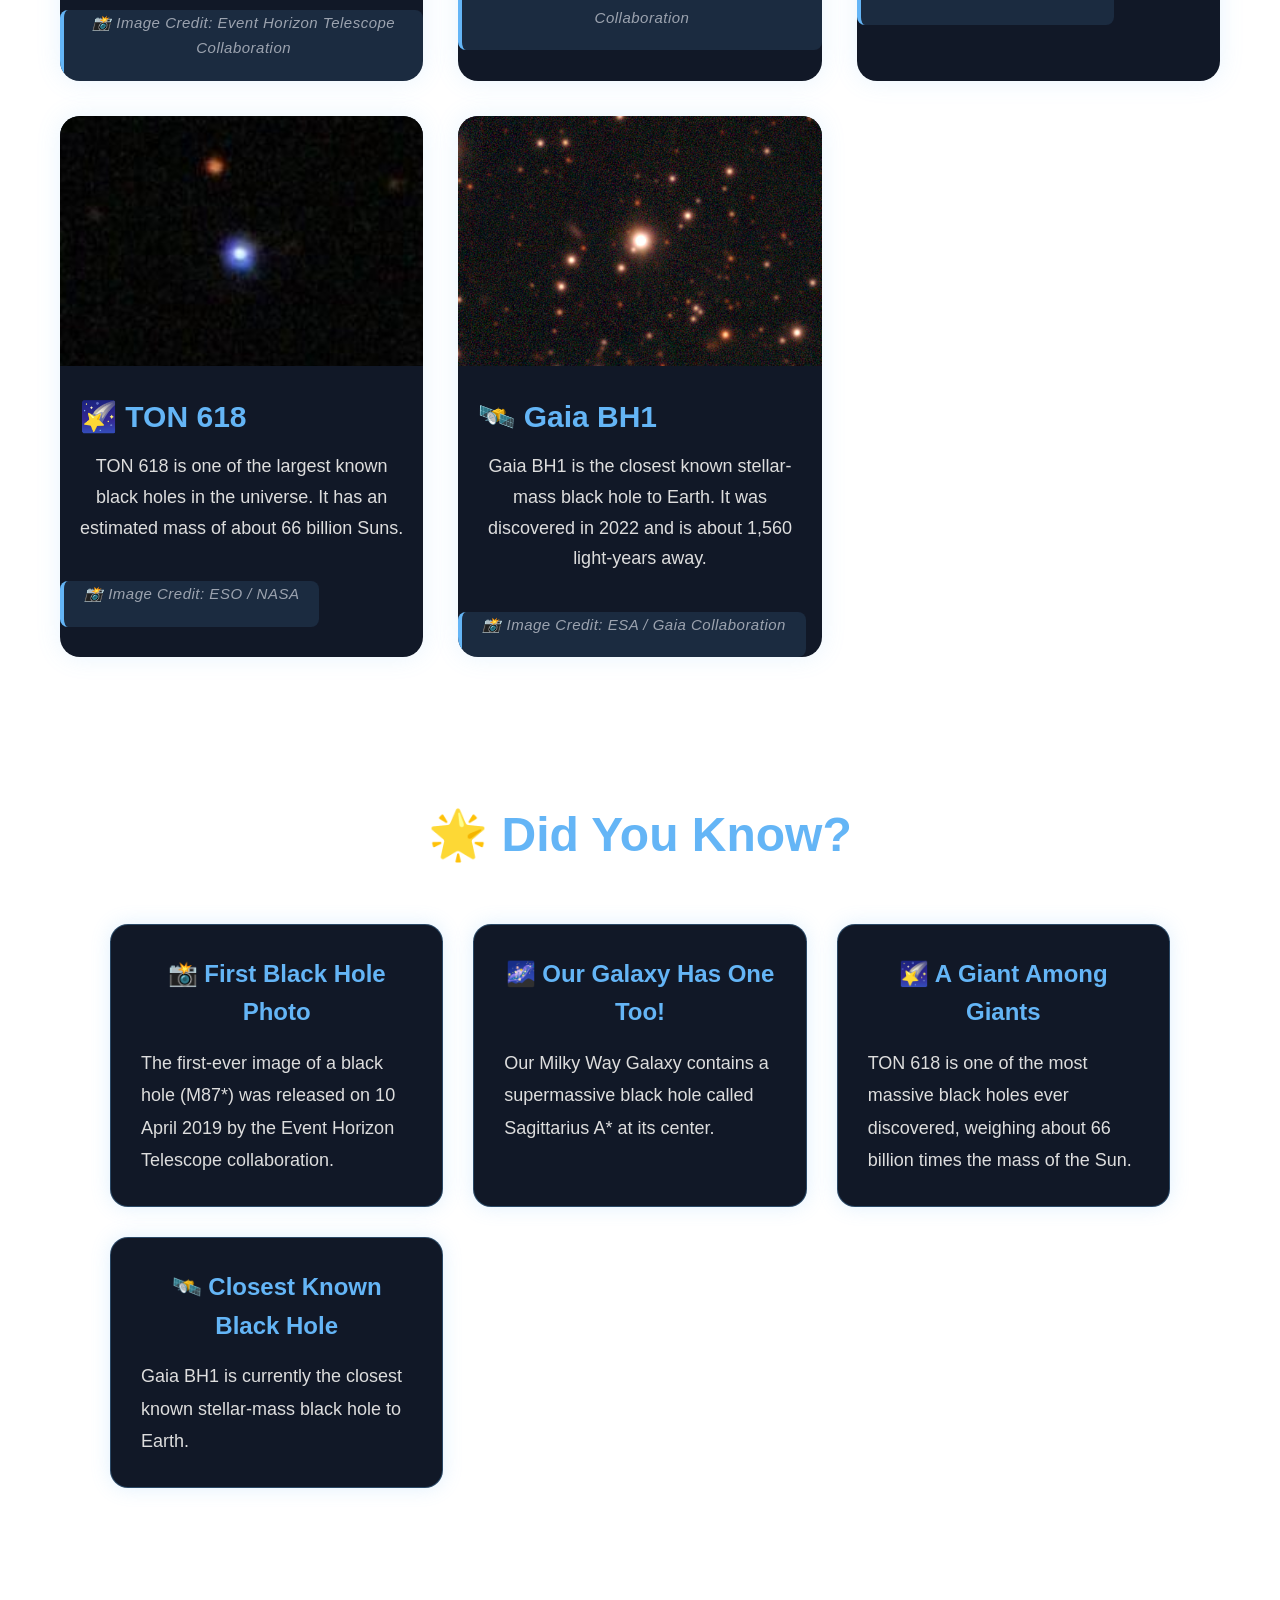
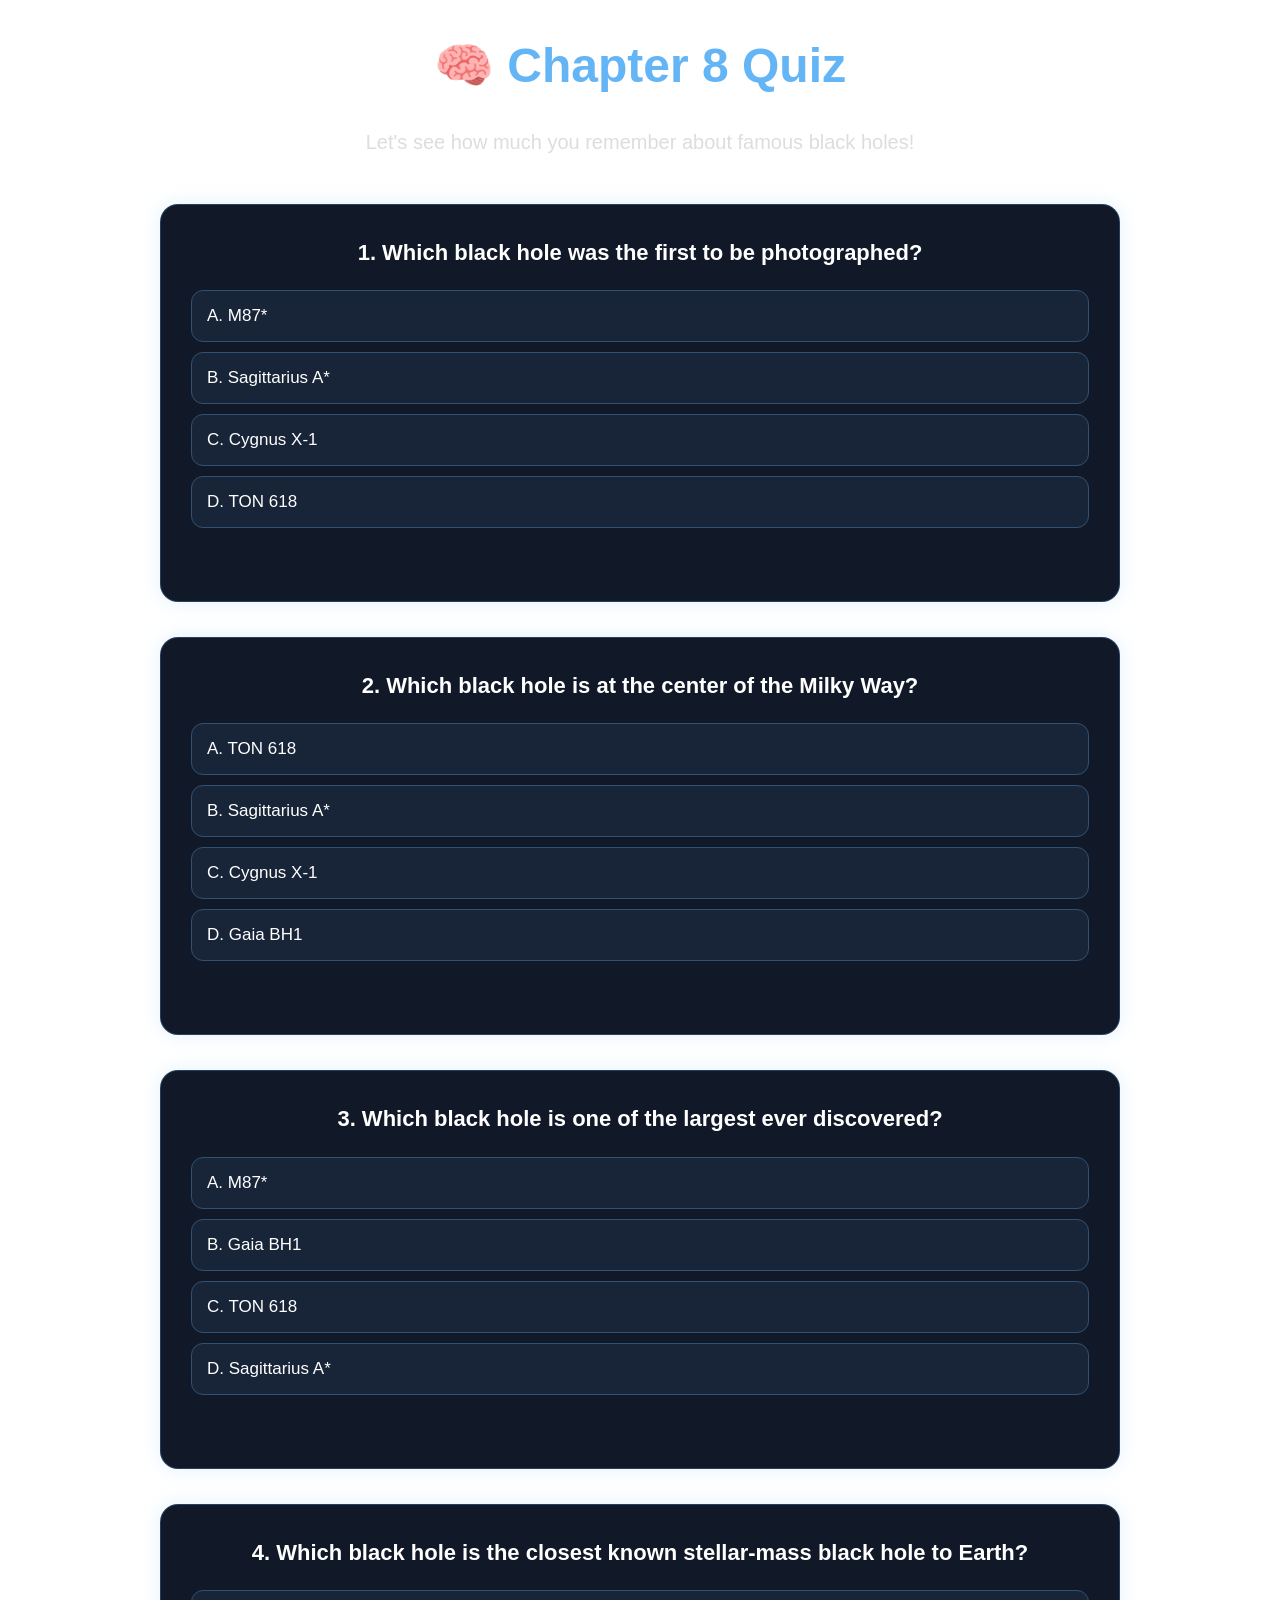
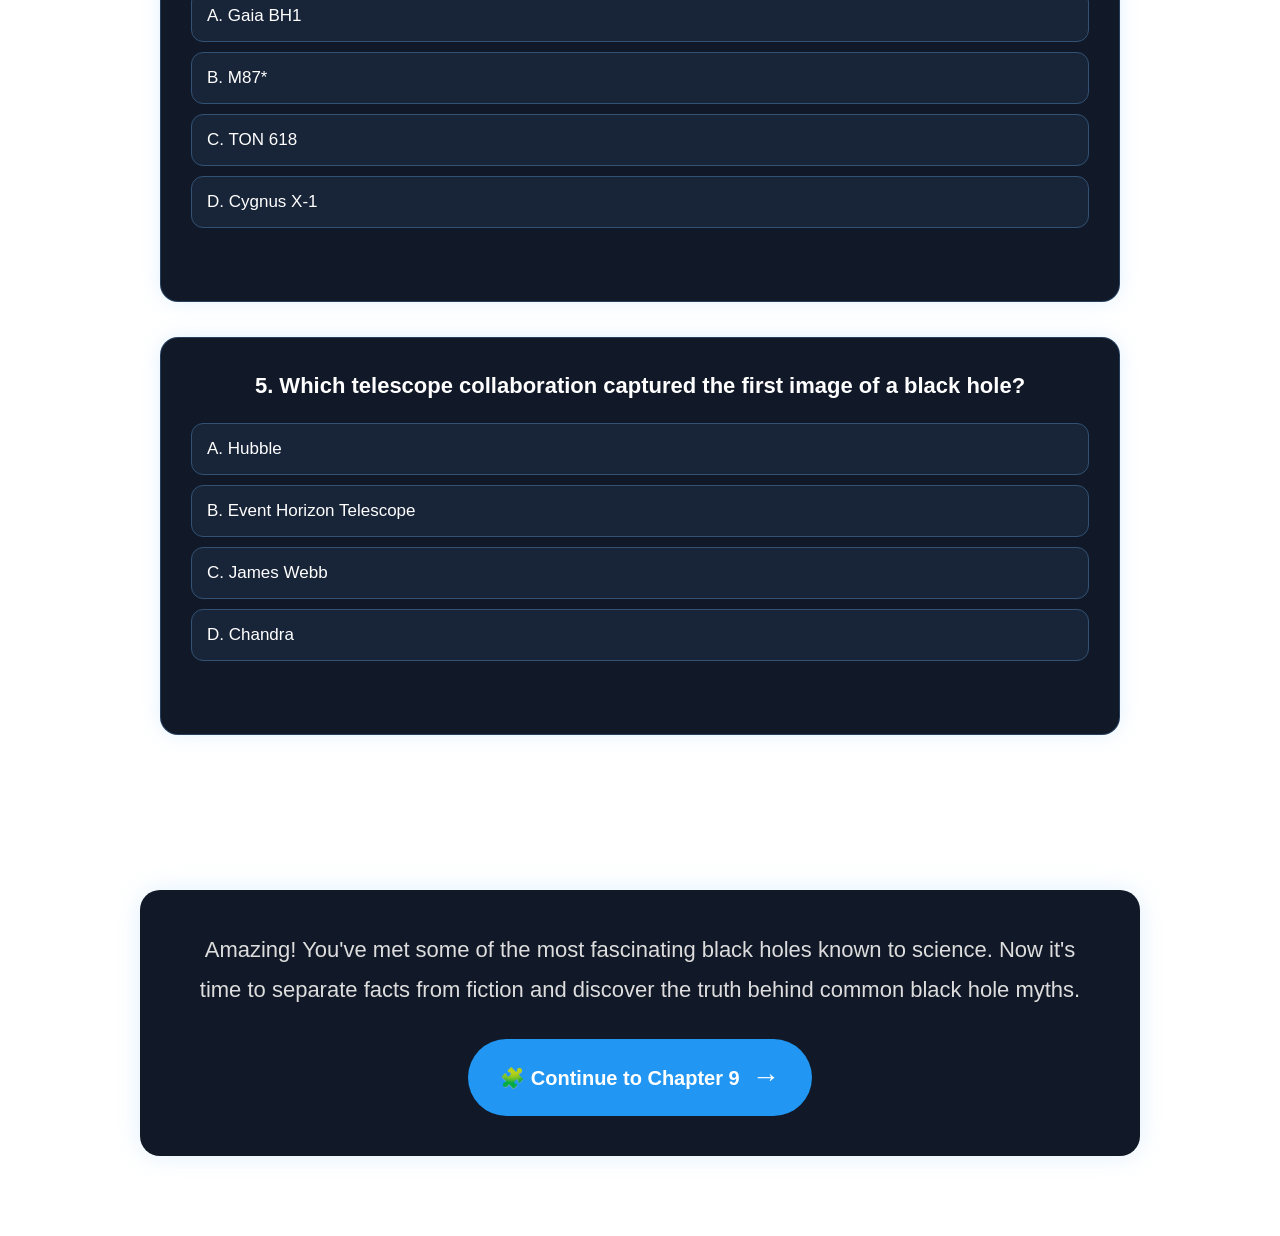
<file: famous-black-holes.html>
<!DOCTYPE html>
<html lang="en">

<head>
  
  <meta charset="UTF-8">
  
  <meta name="viewport" content="width=device-width, initial-scale=1.0">
  
  <title>Famous Black Holes | Black Hole Explorer</title>
  
  <link rel="stylesheet" href="style.css">
  
</head>

<body>
  
  <!-- ================= NAVIGATION ================= -->
  
  <nav>
    
    <div class="logo">
      🌌 Black Hole Explorer
    </div>
    
    <ul class="menu">
      
      <li><a href="index.html">🏠 Home</a></li>
      
      <li><a href="basics.html">📖 Basics</a></li>
      
      <li><a href="formation.html">⭐ Formation</a></li>
      
      <li><a href="inside.html">🌌 Inside</a></li>
      
      <li><a href="types.html">⚫ Types</a></li>
      
      <li><a href="hawking-radiation.html">💡 Radiation</a></li>
      
      <li><a href="gravitational-waves.html">🌊 Waves</a></li>
      
      <li><a href="gallery.html">🖼 Gallery</a></li>
      
      <li><a href="famous-black-holes.html" class="active">🌠 Famous Black Holes</a></li>
      
      <li><a href="myths-vs-facts.html">🧩 Myths vs Facts</a></li>

<li><a href="final-quiz.html">🎓 Final Quiz</a></li>

      
      <li><a href="creator.html">👤 Creator</a></li>
      
      <li><a href="feedback.html">💬 Feedback</a></li>

      
    </ul>
    
  </nav>
  
  <!-- ================= HERO ================= -->
  
  <section class="hero8">
    
    <h1>🌠 Famous Black Holes</h1>
    
    <p>
      
      Across the universe, astronomers have discovered extraordinary black holes. Some helped scientists make history, while others are among the biggest or closest ever found. Let's meet these fascinating cosmic giants.
      
    </p>
    
    <div class="scroll-down">
      
      <p>Meet the Giants</p>
      
      <a href="#famous">
      
        ⬇
        
      </a>
      
    </div>
    
  </section>
  
  <!-- ================= INTRODUCTION ================= -->
  
  <section class="chapter-section">
    
    <h2>🌍 Meet the Universe's Most Famous Black Holes</h2>
    
    <p>
      
      Every black hole has a unique story. Some revealed new discoveries about our universe, while others challenged our understanding of physics. These famous black holes continue to inspire scientists and space enthusiasts around the world.
      
    </p>
    
  </section>
  
  <!-- ================= FAMOUS BLACK HOLES ================= -->
  
  <section id="famous" class="gallery-grid">
    
    <div class="gallery-card">
      
      <img src="images/sag-a.jpg" alt="Sagittarius A*">
      
      <h3>🌌 Sagittarius A*</h3>
      
      <p>
        
        Sagittarius A* is the supermassive black hole at the center of our Milky Way Galaxy. It has a mass of about four million Suns and is approximately 26,000 light-years away.
        
      </p>
      
      <p class="credit">
        
        📸 Image Credit: Event Horizon Telescope Collaboration
        
      </p>
      
    </div>
    
    <div class="gallery-card">
      
      <img src="images/m87.jpg" alt="M87*">
      
      <h3>📸 M87*</h3>
      
      <p>
        
        M87* became the first black hole ever photographed in 2019. It has a mass of around 6.5 billion Suns and lies about 55 million light-years from Earth.
        
      </p>
      
      <p class="credit">
        
        📸 Image Credit: Event Horizon Telescope Collaboration
        
      </p>
      
    </div>
    
    <div class="gallery-card">
      
      <img src="images/cygnus.png" alt="Cygnus X-1">
      
      <h3>⭐ Cygnus X-1</h3>
      
      <p>
        
        Cygnus X-1 was one of the first strong black hole candidates ever discovered. It pulls material from a nearby massive blue star.
        
      </p>
      
      <p class="credit">
        
        📸 Image Credit: NASA / ESA
        
      </p>
      
    </div>
    
    <div class="gallery-card">
      
      <img src="images/ton.jpg" alt="TON 618">
      
      <h3>🌠 TON 618</h3>
      
      <p>
        
        TON 618 is one of the largest known black holes in the universe. It has an estimated mass of about 66 billion Suns.
        
      </p>
      
      <p class="credit">
        
        📸 Image Credit: ESO / NASA
        
      </p>
      
    </div>
    
    <div class="gallery-card">
      
      <img src="images/gaia.jpg" alt="Gaia BH1">
      
      <h3>🛰️ Gaia BH1</h3>
      
      <p>
        
        Gaia BH1 is the closest known stellar-mass black hole to Earth. It was discovered in 2022 and is about 1,560 light-years away.
        
      </p>
      
      <p class="credit">
        
        📸 Image Credit: ESA / Gaia Collaboration
        
      </p>
      
    </div>
    
  </section>
  <!-- ================= DID YOU KNOW ================= -->

<section class="did-you-know">

<h2>🌟 Did You Know?</h2>

<div class="facts-grid">

<div class="fact-card">

<h3>📸 First Black Hole Photo</h3>

<p>

The first-ever image of a black hole (M87*) was released on 10 April 2019 by the Event Horizon Telescope collaboration.

</p>

</div>

<div class="fact-card">

<h3>🌌 Our Galaxy Has One Too!</h3>

<p>

Our Milky Way Galaxy contains a supermassive black hole called Sagittarius A* at its center.

</p>

</div>

<div class="fact-card">

<h3>🌠 A Giant Among Giants</h3>

<p>

TON 618 is one of the most massive black holes ever discovered, weighing about 66 billion times the mass of the Sun.

</p>

</div>

<div class="fact-card">

<h3>🛰️ Closest Known Black Hole</h3>

<p>

Gaia BH1 is currently the closest known stellar-mass black hole to Earth.

</p>

</div>

</div>

</section>
<section class="chapter4-quiz">

<h2>🧠 Chapter 8 Quiz</h2>

<p class="quiz-intro">

Let's see how much you remember about famous black holes!

</p>

<div class="quiz-question">

<h3>1. Which black hole was the first to be photographed?</h3>

<button onclick="checkAnswer(this,true)">A. M87*</button>
<button onclick="checkAnswer(this,false)">B. Sagittarius A*</button>
<button onclick="checkAnswer(this,false)">C. Cygnus X-1</button>
<button onclick="checkAnswer(this,false)">D. TON 618</button>

<p class="answer-feedback"></p>

</div>

<div class="quiz-question">

<h3>2. Which black hole is at the center of the Milky Way?</h3>

<button onclick="checkAnswer(this,false)">A. TON 618</button>
<button onclick="checkAnswer(this,true)">B. Sagittarius A*</button>
<button onclick="checkAnswer(this,false)">C. Cygnus X-1</button>
<button onclick="checkAnswer(this,false)">D. Gaia BH1</button>

<p class="answer-feedback"></p>

</div>

<div class="quiz-question">

<h3>3. Which black hole is one of the largest ever discovered?</h3>

<button onclick="checkAnswer(this,false)">A. M87*</button>
<button onclick="checkAnswer(this,false)">B. Gaia BH1</button>
<button onclick="checkAnswer(this,true)">C. TON 618</button>
<button onclick="checkAnswer(this,false)">D. Sagittarius A*</button>

<p class="answer-feedback"></p>

</div>

<div class="quiz-question">

<h3>4. Which black hole is the closest known stellar-mass black hole to Earth?</h3>

<button onclick="checkAnswer(this,true)">A. Gaia BH1</button>
<button onclick="checkAnswer(this,false)">B. M87*</button>
<button onclick="checkAnswer(this,false)">C. TON 618</button>
<button onclick="checkAnswer(this,false)">D. Cygnus X-1</button>

<p class="answer-feedback"></p>

</div>

<div class="quiz-question">

<h3>5. Which telescope collaboration captured the first image of a black hole?</h3>

<button onclick="checkAnswer(this,false)">A. Hubble</button>
<button onclick="checkAnswer(this,true)">B. Event Horizon Telescope</button>
<button onclick="checkAnswer(this,false)">C. James Webb</button>
<button onclick="checkAnswer(this,false)">D. Chandra</button>

<p class="answer-feedback"></p>

</div>

</section>
<section class="chapter-navigation">

<p>

Amazing! You've met some of the most fascinating black holes known to science.

Now it's time to separate facts from fiction and discover the truth behind common black hole myths.

</p>

<a href="myths-vs-facts.html" class="continue-chapter">

🧩 Continue to Chapter 9

<span>→</span>

</a>

</section>

<script src="script.js"></script>

</body>

</html>
</file>
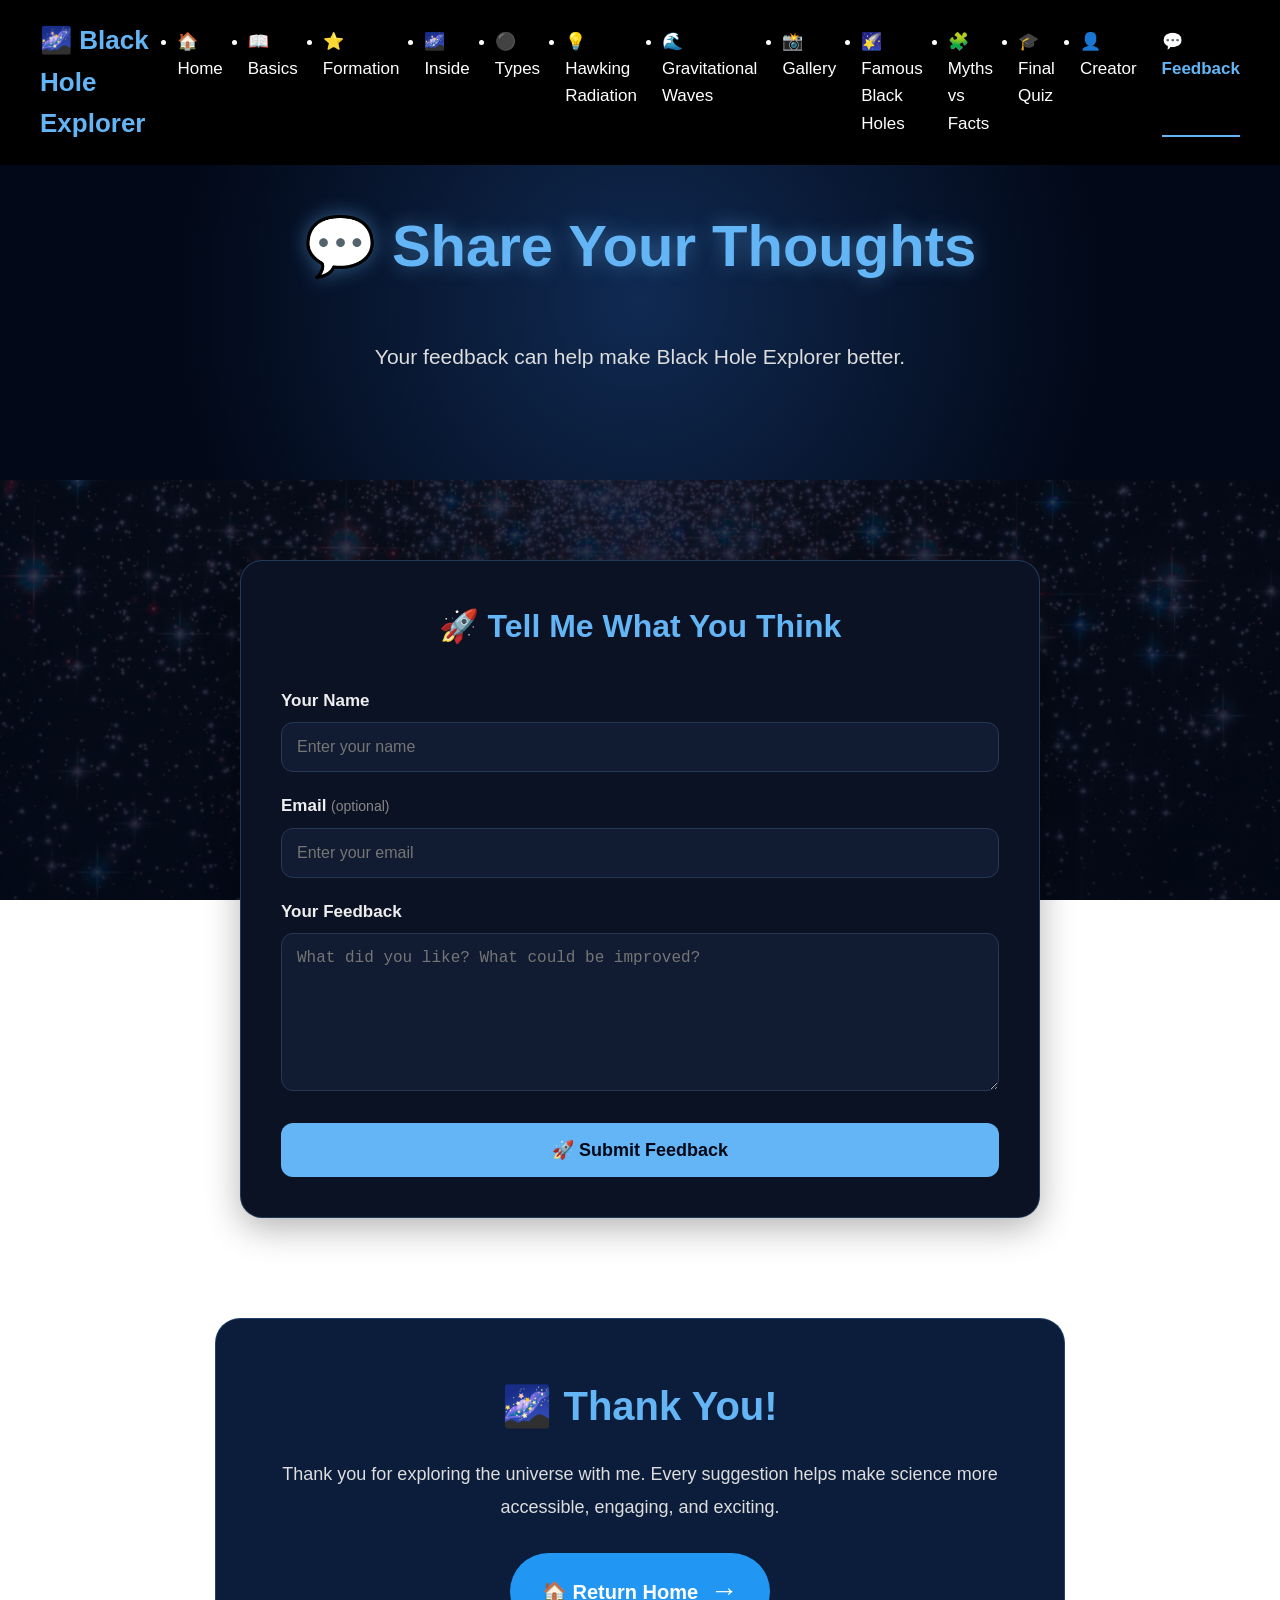
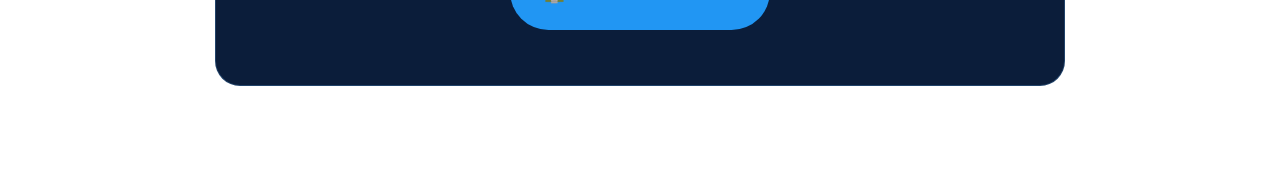
<file: feedback.html>
<!DOCTYPE html>
<html lang="en">

<head>

<meta charset="UTF-8">

<meta name="viewport" content="width=device-width, initial-scale=1.0">

<title>Feedback | Black Hole Explorer</title>

<link rel="stylesheet" href="style.css">

</head>

<body>

<!-- ================= NAVIGATION ================= -->

<nav>

<div class="logo">
🌌 Black Hole Explorer
</div>

<ul class="menu">

      <li><a href="index.html">🏠 Home</a></li>
      
      <li><a href="basics.html">📖 Basics</a></li>
      
      <li><a href="formation.html">⭐ Formation</a></li>
      
      <li><a href="inside.html">🌌 Inside</a></li>
      
      <li><a href="types.html">⚫ Types</a></li>
      
      <li><a href="hawking-radiation.html">💡 Hawking Radiation</a></li>
      
      <li><a href="gravitational-waves.html">🌊 Gravitational Waves</a></li>
      
      <li><a href="gallery.html">📸 Gallery</a></li>
      
      <li><a href="famous-black-holes.html">🌠 Famous Black Holes</a></li>
      
      <li><a href="myths-vs-facts.html">🧩 Myths vs Facts</a></li>
      
      <li><a href="final-quiz.html">🎓 Final Quiz</a></li>
      
      <li><a href="creator.html">👤 Creator</a></li

<li><a href="feedback.html" class="active">💬 Feedback</a></li>

</ul>

</nav>


<!-- ================= FEEDBACK HERO ================= -->

<section class="feedback-hero">

<h1>💬 Share Your Thoughts</h1>

<p>

Your feedback can help make Black Hole Explorer better.

</p>

</section>


<!-- ================= FEEDBACK FORM ================= -->

<section class="feedback-section">

<h2>🚀 Tell Me What You Think</h2>
<form action="https://formspree.io/f/xgawojad" method="POST">
      
      <input type="hidden" name="_next" value="https://YOUR-WEBSITE-URL/feedback.html">
      
      

    <label for="name">
        Your Name
    </label>

    <input
        type="text"
        id="name"
        name="name"
        placeholder="Enter your name"
    >

    <label for="email">
        Email <span>(optional)</span>
    </label>

    <input
        type="email"
        id="email"
        name="email"
        placeholder="Enter your email"
    >

    <!-- your rating -->

    <label for="message">
        Your Feedback
    </label>

    <textarea
        id="message"
        name="message"
        rows="7"
        placeholder="What did you like? What could be improved?"
    ></textarea>

    <button type="submit">
        🚀 Submit Feedback
    </button>

</form>

</section>


<section class="feedback-ending">

<h2>🌌 Thank You!</h2>

<p>

Thank you for exploring the universe with me.

Every suggestion helps make science more accessible, engaging, and exciting.

</p>

<a href="index.html" class="continue-chapter">

🏠 Return Home

<span>→</span>

</a>

</section>


</body>

</html>
</file>
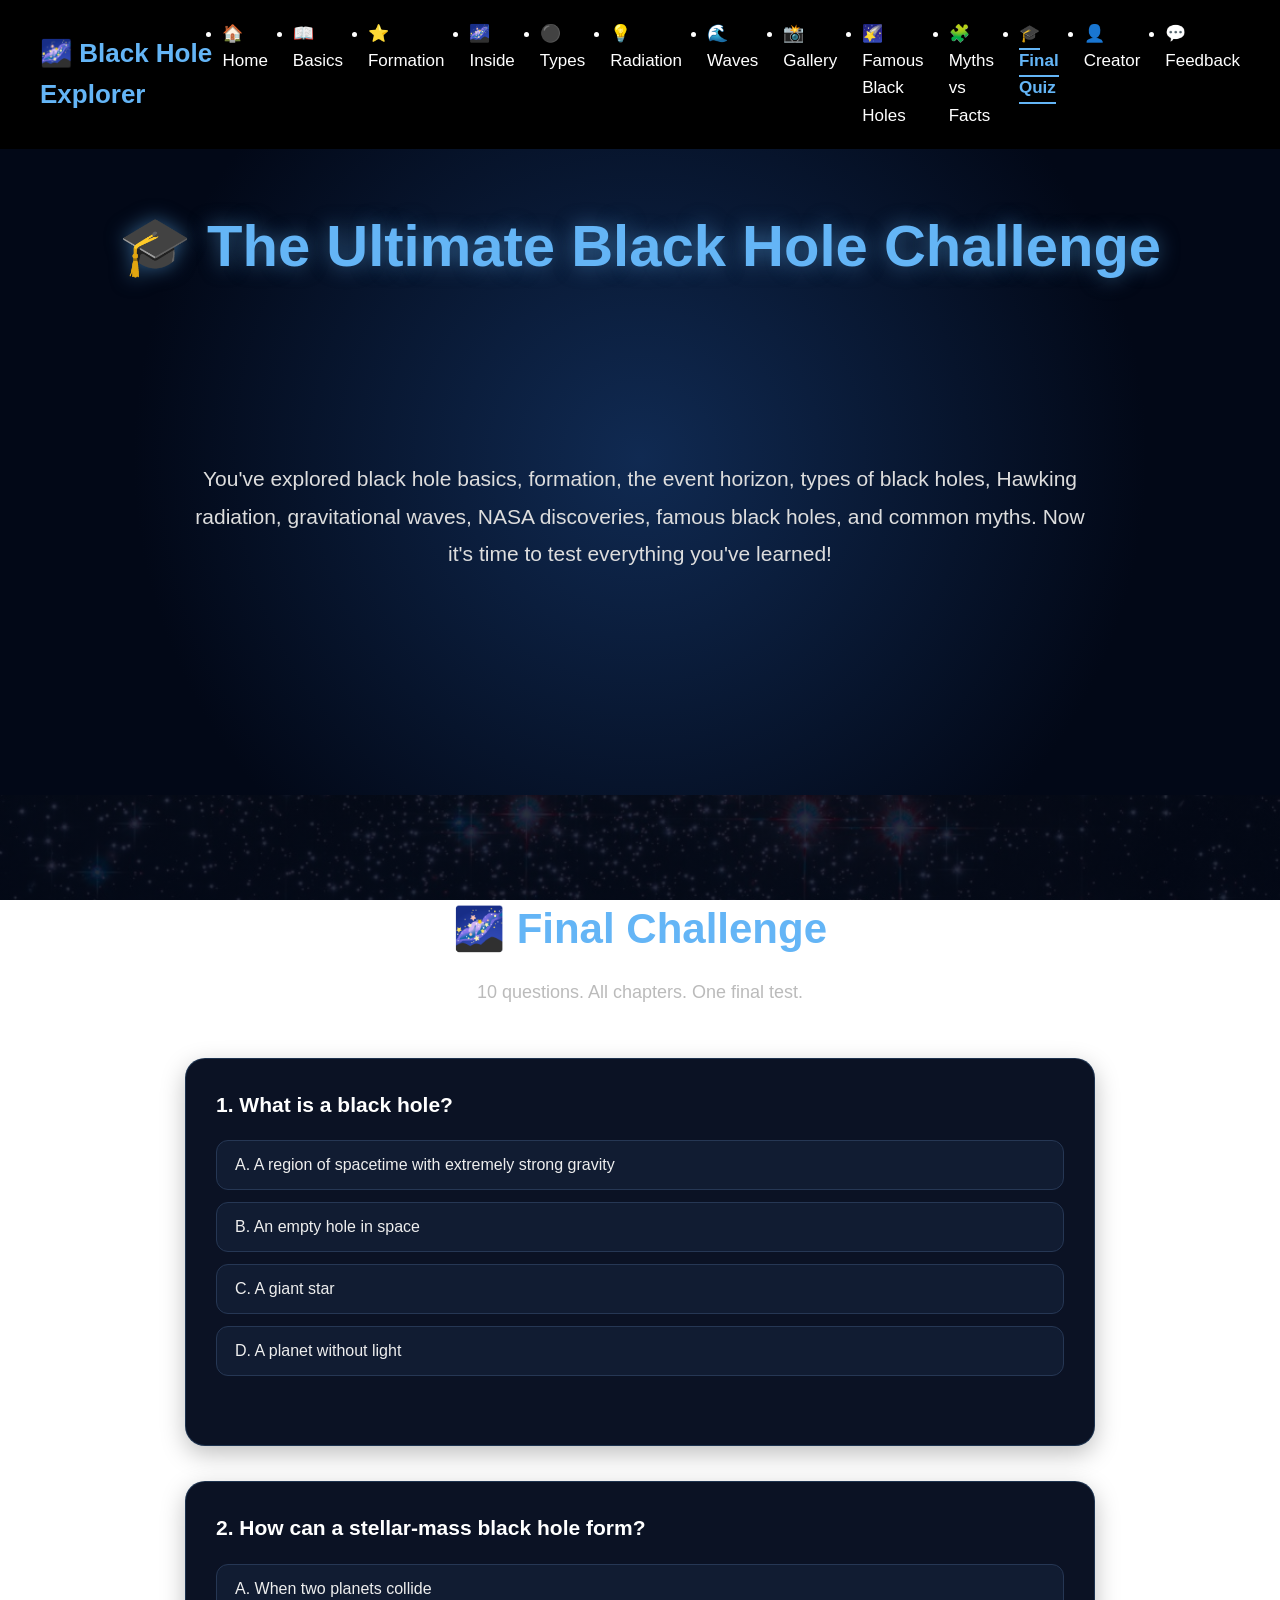
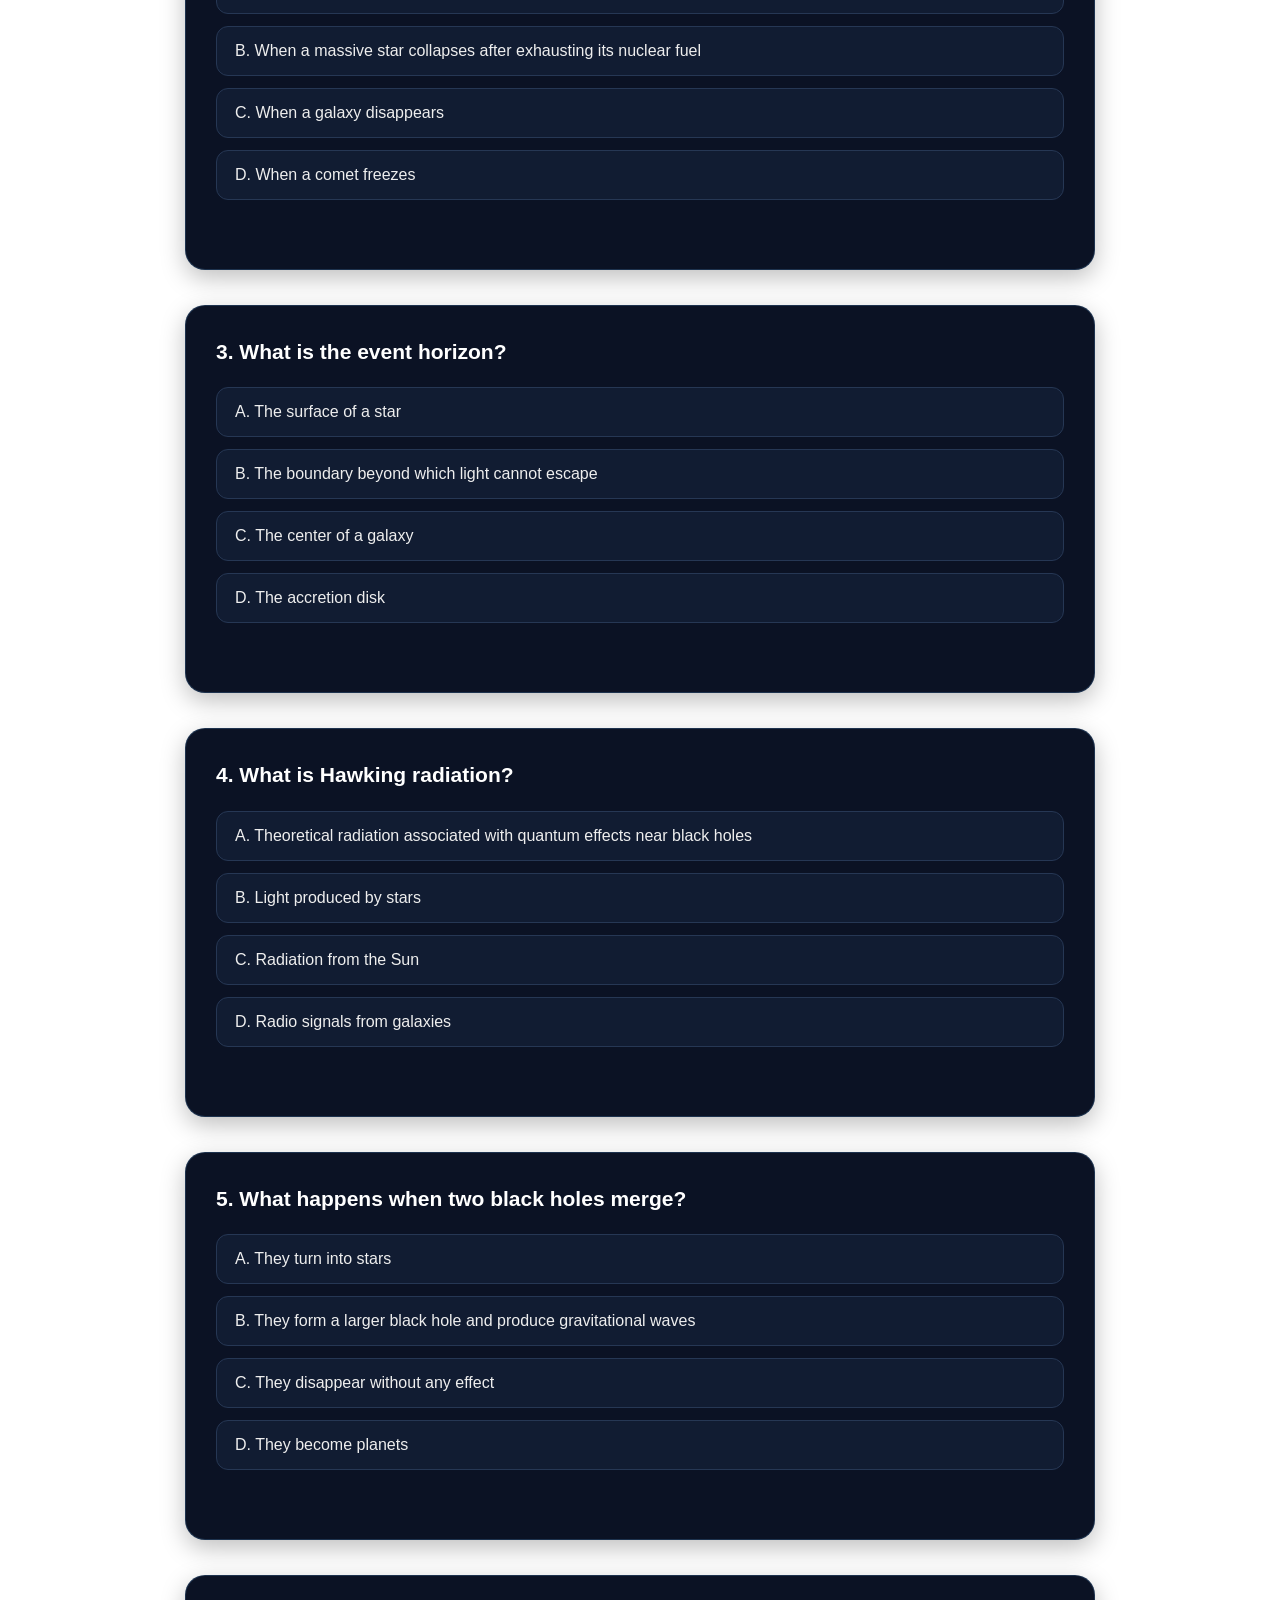
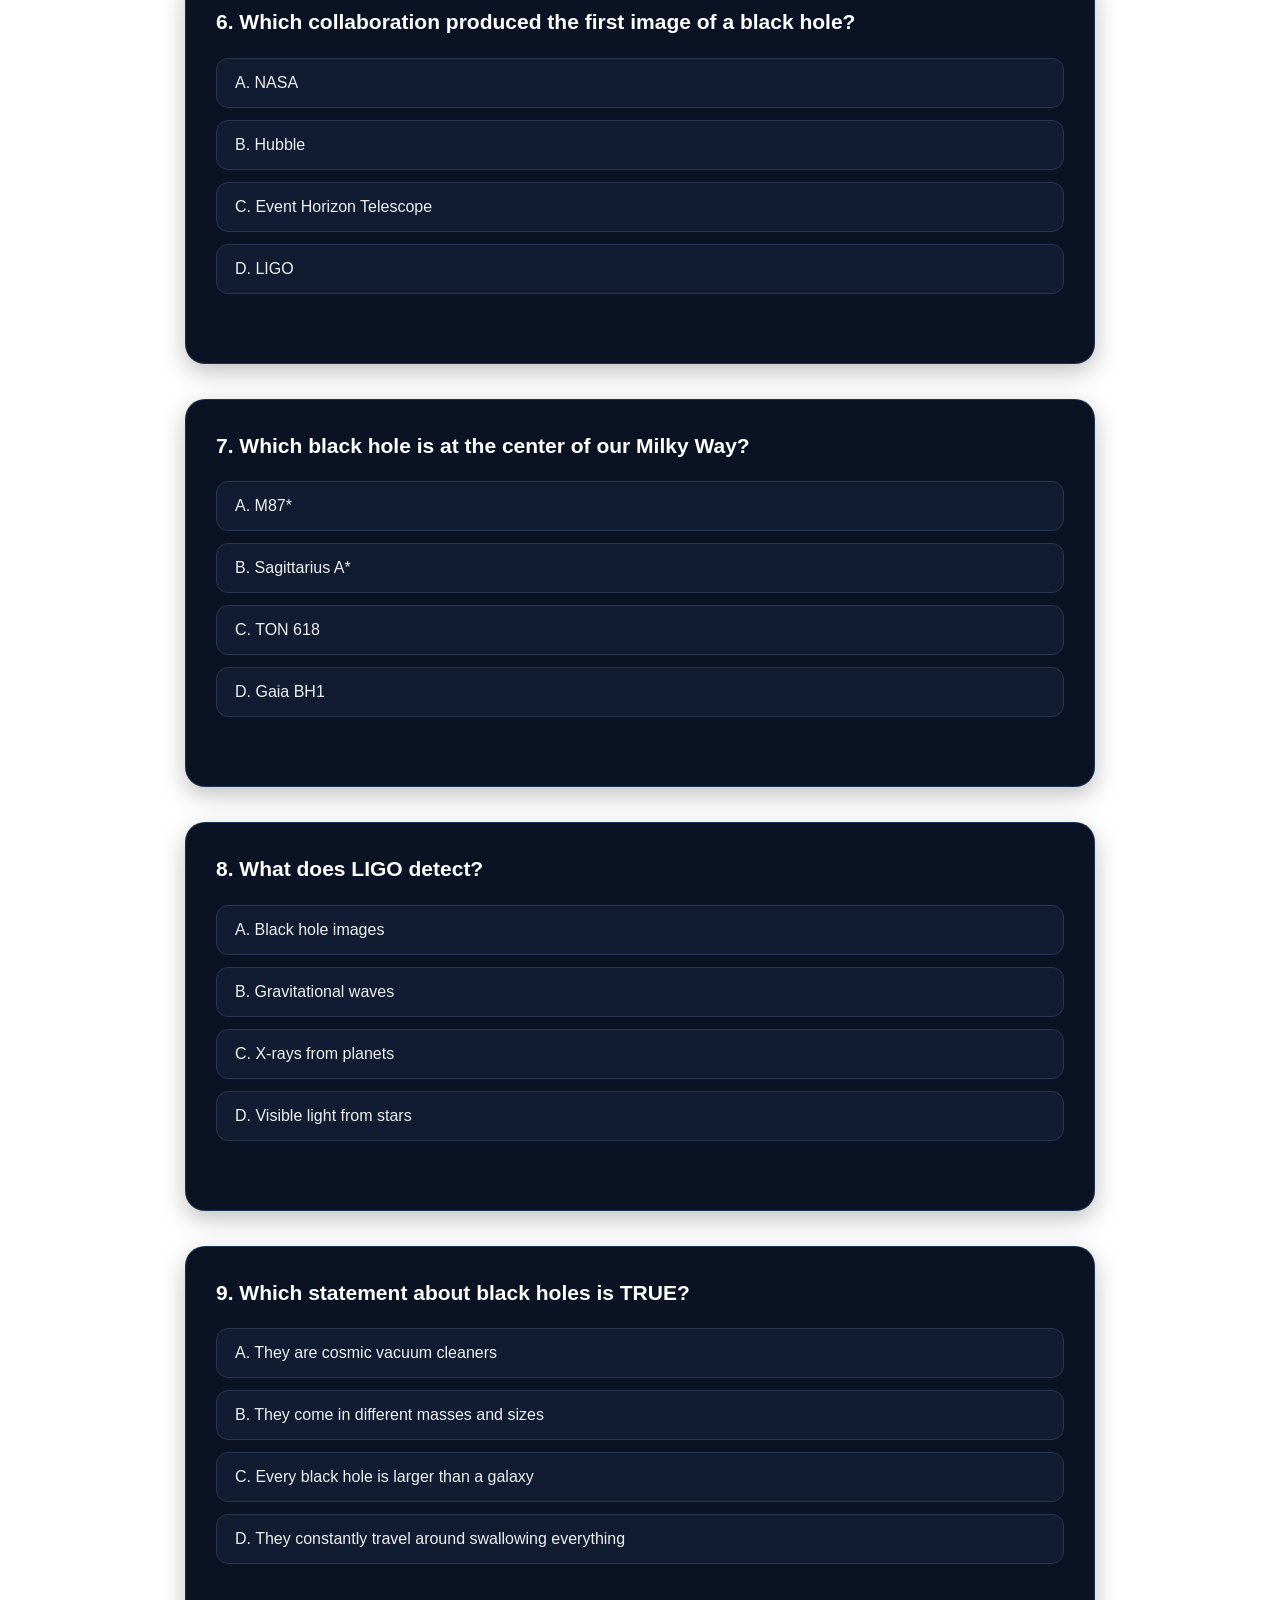
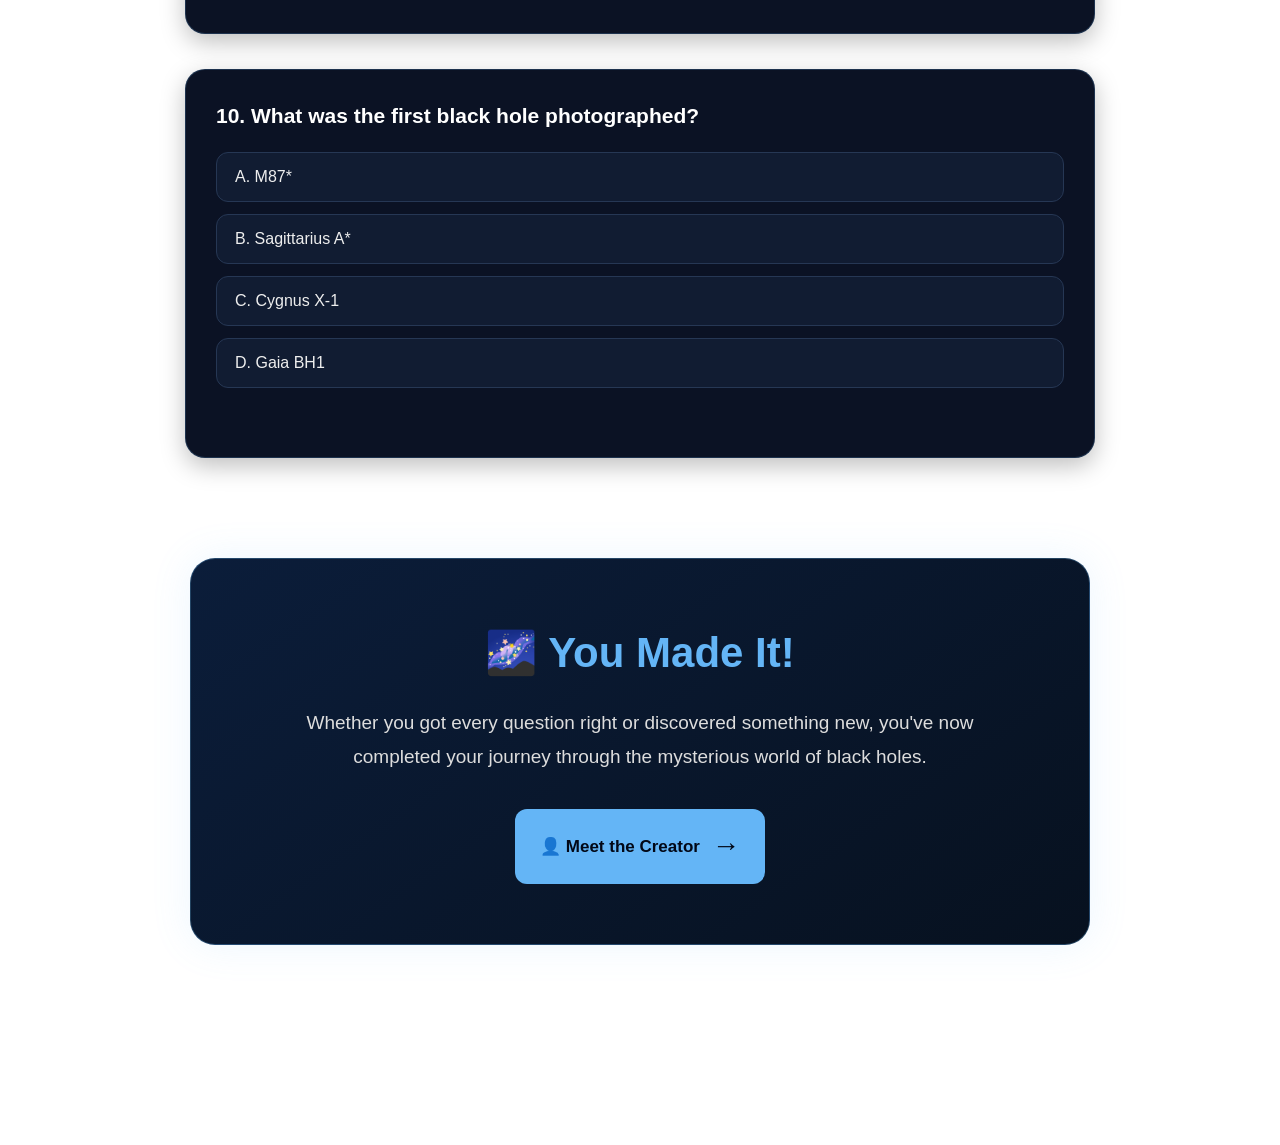
<file: final-quiz.html>
<!DOCTYPE html>
<html lang="en">

<head>

<meta charset="UTF-8">

<meta name="viewport" content="width=device-width, initial-scale=1.0">

<title>Final Challenge | Black Hole Explorer</title>

<link rel="stylesheet" href="style.css">

</head>

<body>

<!-- ================= NAVIGATION ================= -->

<nav>

<div class="logo">
🌌 Black Hole Explorer
</div>

<ul class="menu">

<li><a href="index.html">🏠 Home</a></li>

<li><a href="basics.html">📖 Basics</a></li>

<li><a href="formation.html">⭐ Formation</a></li>

<li><a href="inside.html">🌌 Inside</a></li>

<li><a href="types.html">⚫ Types</a></li>

<li><a href="hawking-radiation.html">💡 Radiation</a></li>

<li><a href="gravitational-waves.html">🌊 Waves</a></li>

<li><a href="gallery.html">📸 Gallery</a></li>

<li><a href="famous-black-holes.html">🌠 Famous Black Holes</a></li>

<li><a href="myths-vs-facts.html">🧩 Myths vs Facts</a></li>

<li><a href="final-quiz.html" class="active">🎓 Final Quiz</a></li>

<li><a href="creator.html">👤 Creator</a></li>

      <li><a href="feedback.html">💬 Feedback</a></li>


</ul>

</nav>


<!-- ================= HERO ================= -->

<section class="final-hero">

<h1>🎓 The Ultimate Black Hole Challenge</h1>

<p>

You've explored black hole basics, formation, the event horizon,
types of black holes, Hawking radiation, gravitational waves,
NASA discoveries, famous black holes, and common myths.

Now it's time to test everything you've learned!

</p>

</section>


<!-- ================= QUIZ ================= -->

<section class="final-quiz">

<h2>🌌 Final Challenge</h2>

<p class="quiz-intro">

10 questions. All chapters. One final test.

</p>


<!-- QUESTION 1 -->

<div class="quiz-question">

<h3>1. What is a black hole?</h3>

<button onclick="checkAnswer(this,true)">
A. A region of spacetime with extremely strong gravity
</button>

<button onclick="checkAnswer(this,false)">
B. An empty hole in space
</button>

<button onclick="checkAnswer(this,false)">
C. A giant star
</button>

<button onclick="checkAnswer(this,false)">
D. A planet without light
</button>

<p class="answer-feedback"></p>

</div>


<!-- QUESTION 2 -->

<div class="quiz-question">

<h3>2. How can a stellar-mass black hole form?</h3>

<button onclick="checkAnswer(this,false)">
A. When two planets collide
</button>

<button onclick="checkAnswer(this,true)">
B. When a massive star collapses after exhausting its nuclear fuel
</button>

<button onclick="checkAnswer(this,false)">
C. When a galaxy disappears
</button>

<button onclick="checkAnswer(this,false)">
D. When a comet freezes
</button>

<p class="answer-feedback"></p>

</div>


<!-- QUESTION 3 -->

<div class="quiz-question">

<h3>3. What is the event horizon?</h3>

<button onclick="checkAnswer(this,false)">
A. The surface of a star
</button>

<button onclick="checkAnswer(this,true)">
B. The boundary beyond which light cannot escape
</button>

<button onclick="checkAnswer(this,false)">
C. The center of a galaxy
</button>

<button onclick="checkAnswer(this,false)">
D. The accretion disk
</button>

<p class="answer-feedback"></p>

</div>


<!-- QUESTION 4 -->

<div class="quiz-question">

<h3>4. What is Hawking radiation?</h3>

<button onclick="checkAnswer(this,true)">
A. Theoretical radiation associated with quantum effects near black holes
</button>

<button onclick="checkAnswer(this,false)">
B. Light produced by stars
</button>

<button onclick="checkAnswer(this,false)">
C. Radiation from the Sun
</button>

<button onclick="checkAnswer(this,false)">
D. Radio signals from galaxies
</button>

<p class="answer-feedback"></p>

</div>


<!-- QUESTION 5 -->

<div class="quiz-question">

<h3>5. What happens when two black holes merge?</h3>

<button onclick="checkAnswer(this,false)">
A. They turn into stars
</button>

<button onclick="checkAnswer(this,true)">
B. They form a larger black hole and produce gravitational waves
</button>

<button onclick="checkAnswer(this,false)">
C. They disappear without any effect
</button>

<button onclick="checkAnswer(this,false)">
D. They become planets
</button>

<p class="answer-feedback"></p>

</div>


<!-- QUESTION 6 -->

<div class="quiz-question">

<h3>6. Which collaboration produced the first image of a black hole?</h3>

<button onclick="checkAnswer(this,false)">
A. NASA
</button>

<button onclick="checkAnswer(this,false)">
B. Hubble
</button>

<button onclick="checkAnswer(this,true)">
C. Event Horizon Telescope
</button>

<button onclick="checkAnswer(this,false)">
D. LIGO
</button>

<p class="answer-feedback"></p>

</div>


<!-- QUESTION 7 -->

<div class="quiz-question">

<h3>7. Which black hole is at the center of our Milky Way?</h3>

<button onclick="checkAnswer(this,false)">
A. M87*
</button>

<button onclick="checkAnswer(this,true)">
B. Sagittarius A*
</button>

<button onclick="checkAnswer(this,false)">
C. TON 618
</button>

<button onclick="checkAnswer(this,false)">
D. Gaia BH1
</button>

<p class="answer-feedback"></p>

</div>


<!-- QUESTION 8 -->

<div class="quiz-question">

<h3>8. What does LIGO detect?</h3>

<button onclick="checkAnswer(this,false)">
A. Black hole images
</button>

<button onclick="checkAnswer(this,true)">
B. Gravitational waves
</button>

<button onclick="checkAnswer(this,false)">
C. X-rays from planets
</button>

<button onclick="checkAnswer(this,false)">
D. Visible light from stars
</button>

<p class="answer-feedback"></p>

</div>


<!-- QUESTION 9 -->

<div class="quiz-question">

<h3>9. Which statement about black holes is TRUE?</h3>

<button onclick="checkAnswer(this,false)">
A. They are cosmic vacuum cleaners
</button>

<button onclick="checkAnswer(this,true)">
B. They come in different masses and sizes
</button>

<button onclick="checkAnswer(this,false)">
C. Every black hole is larger than a galaxy
</button>

<button onclick="checkAnswer(this,false)">
D. They constantly travel around swallowing everything
</button>

<p class="answer-feedback"></p>

</div>


<!-- QUESTION 10 -->

<div class="quiz-question">

<h3>10. What was the first black hole photographed?</h3>

<button onclick="checkAnswer(this,true)">
A. M87*
</button>

<button onclick="checkAnswer(this,false)">
B. Sagittarius A*
</button>

<button onclick="checkAnswer(this,false)">
C. Cygnus X-1
</button>

<button onclick="checkAnswer(this,false)">
D. Gaia BH1
</button>

<p class="answer-feedback"></p>

</div>


<!-- ================= END ================= -->

<section class="final-message">

<h2>🌌 You Made It!</h2>

<p>

Whether you got every question right or discovered something new,
you've now completed your journey through the mysterious world of
black holes.

</p>

<a href="creator.html" class="continue-chapter">

👤 Meet the Creator

<span>→</span>

</a>

</section>


<script src="script.js"></script>

</body>

</html>
</file>
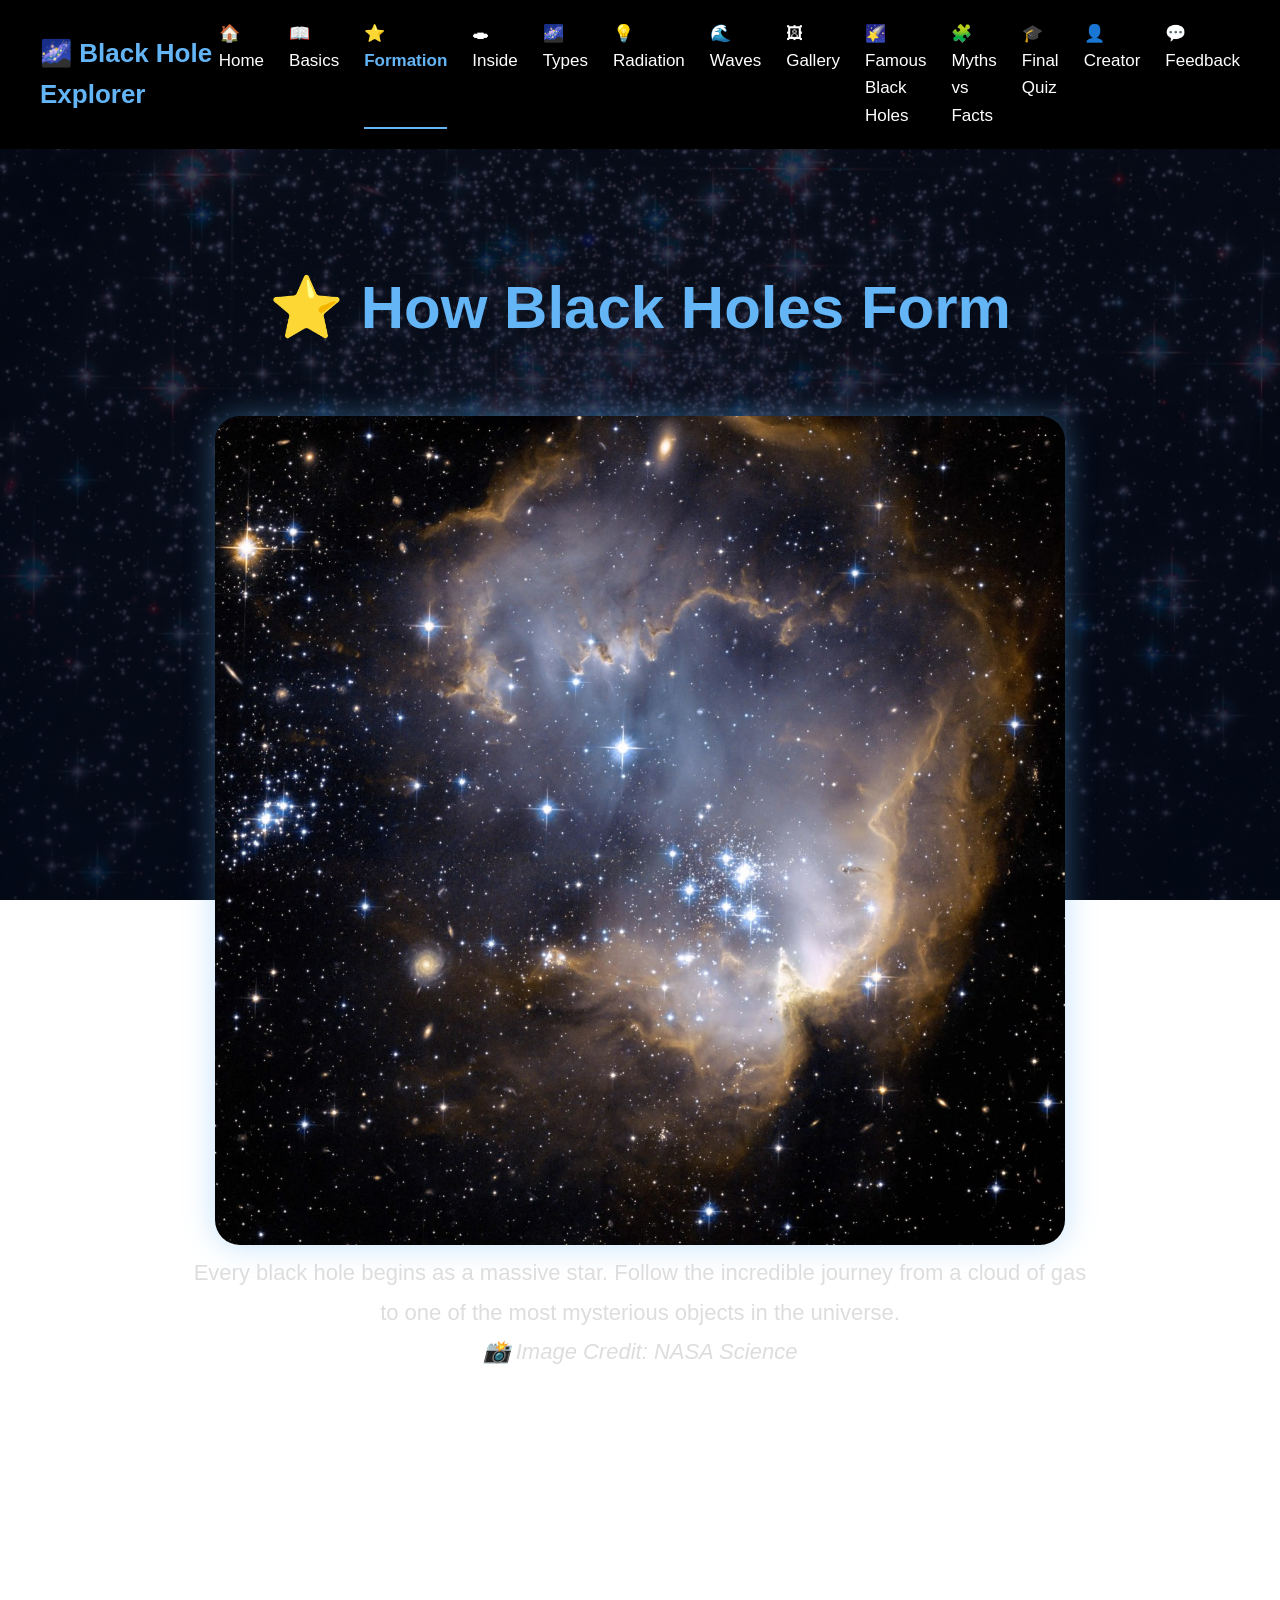
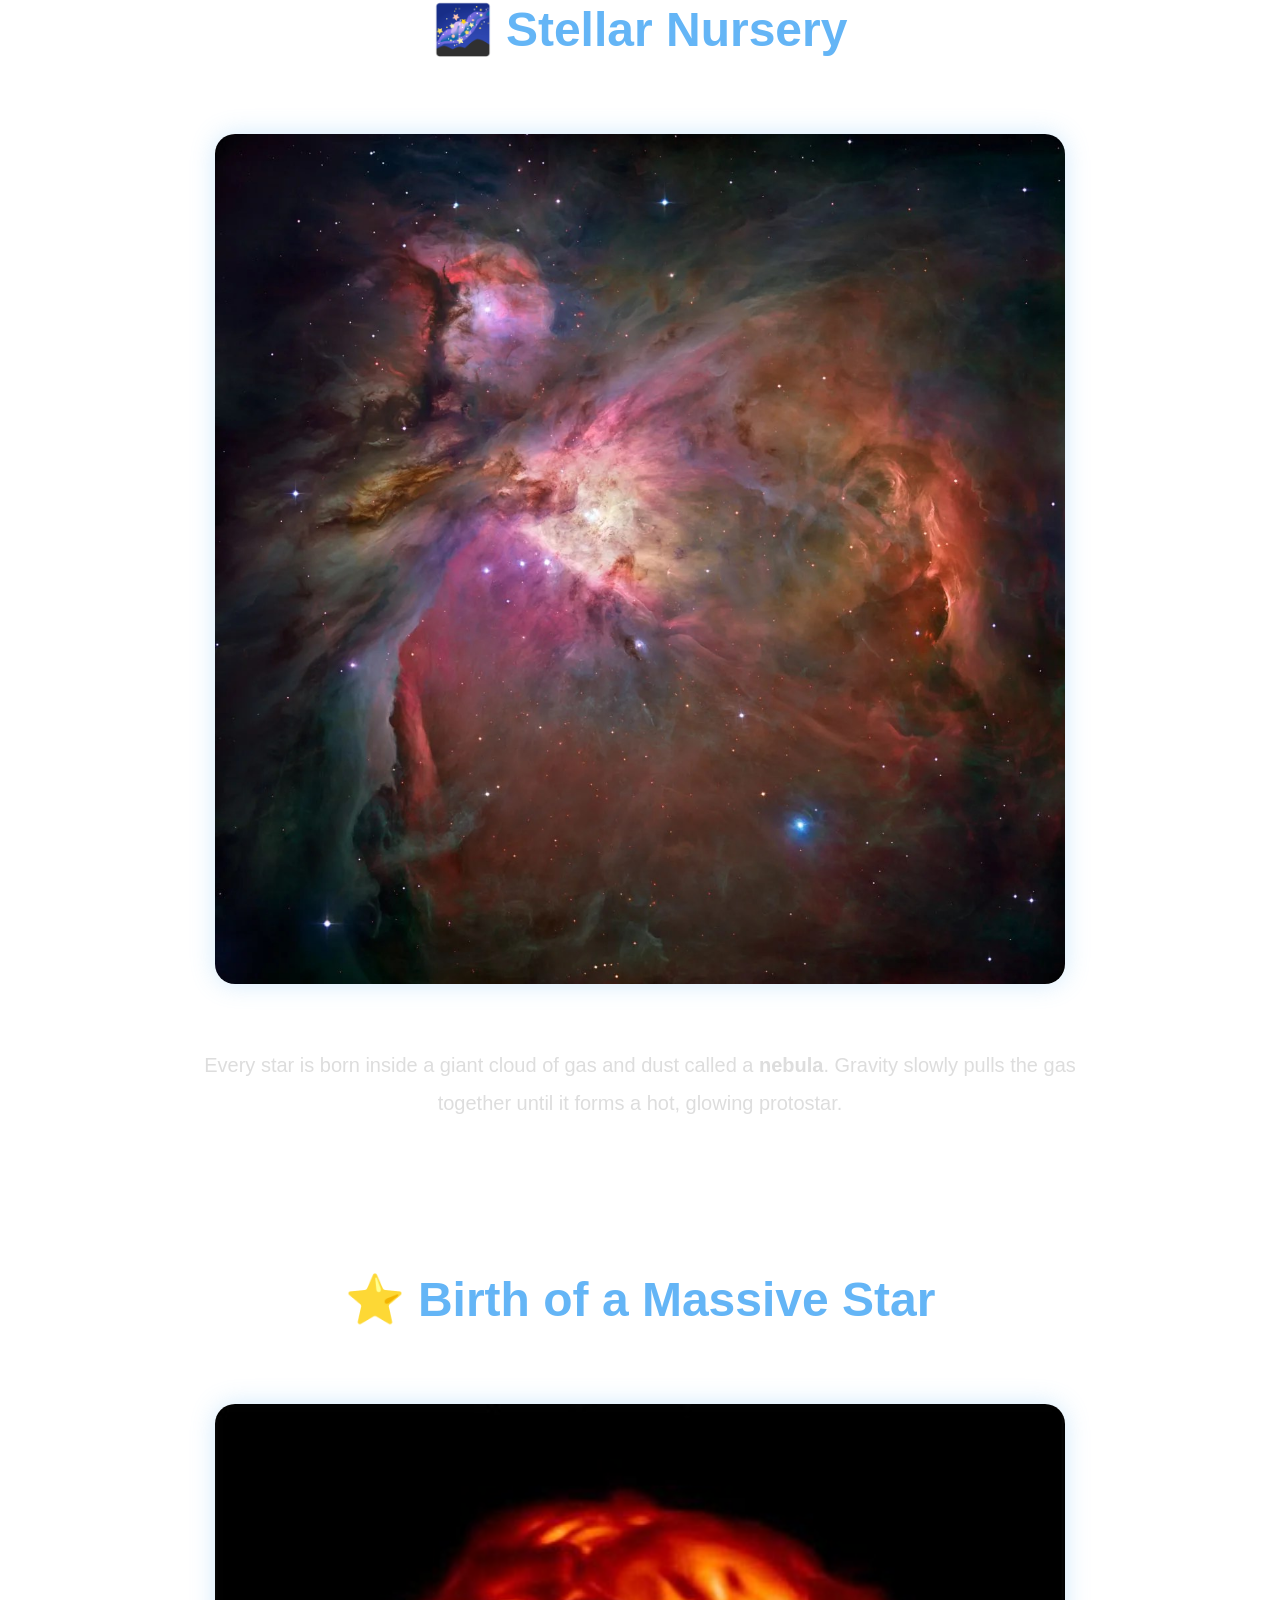
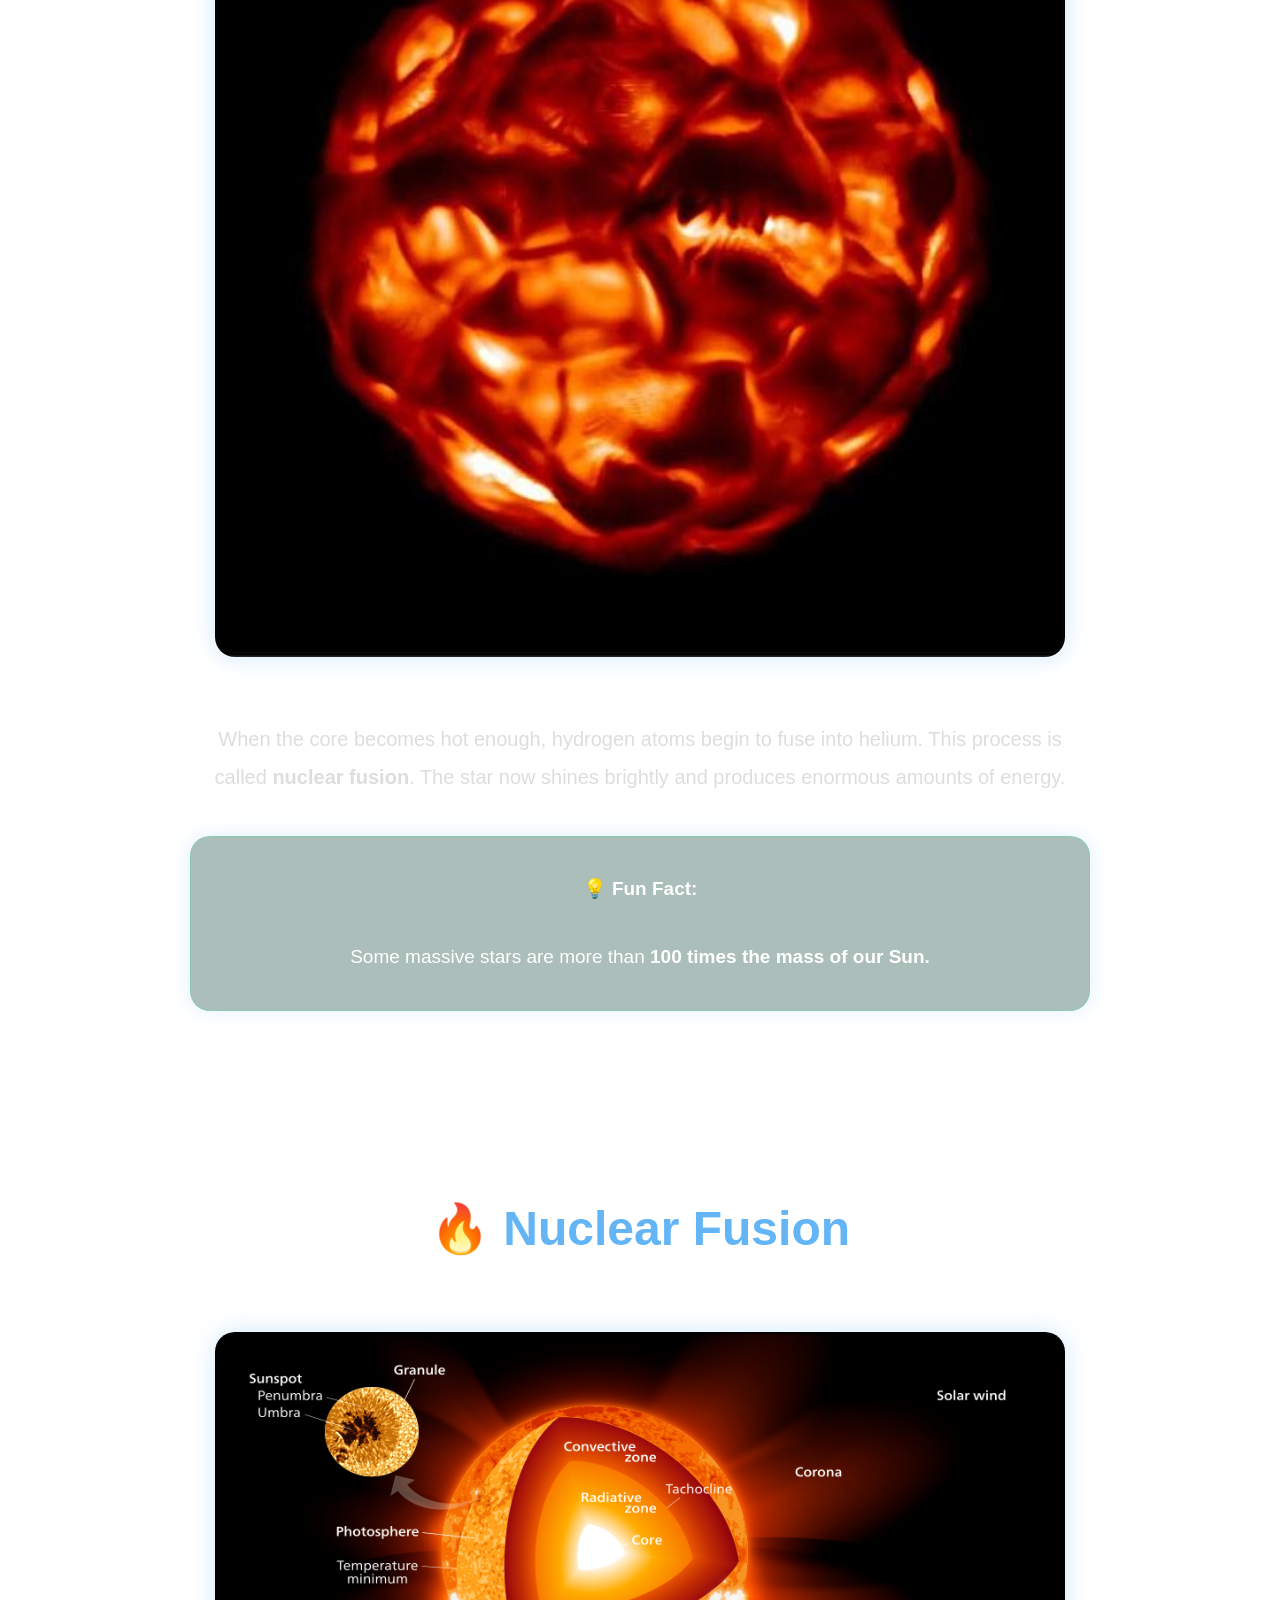
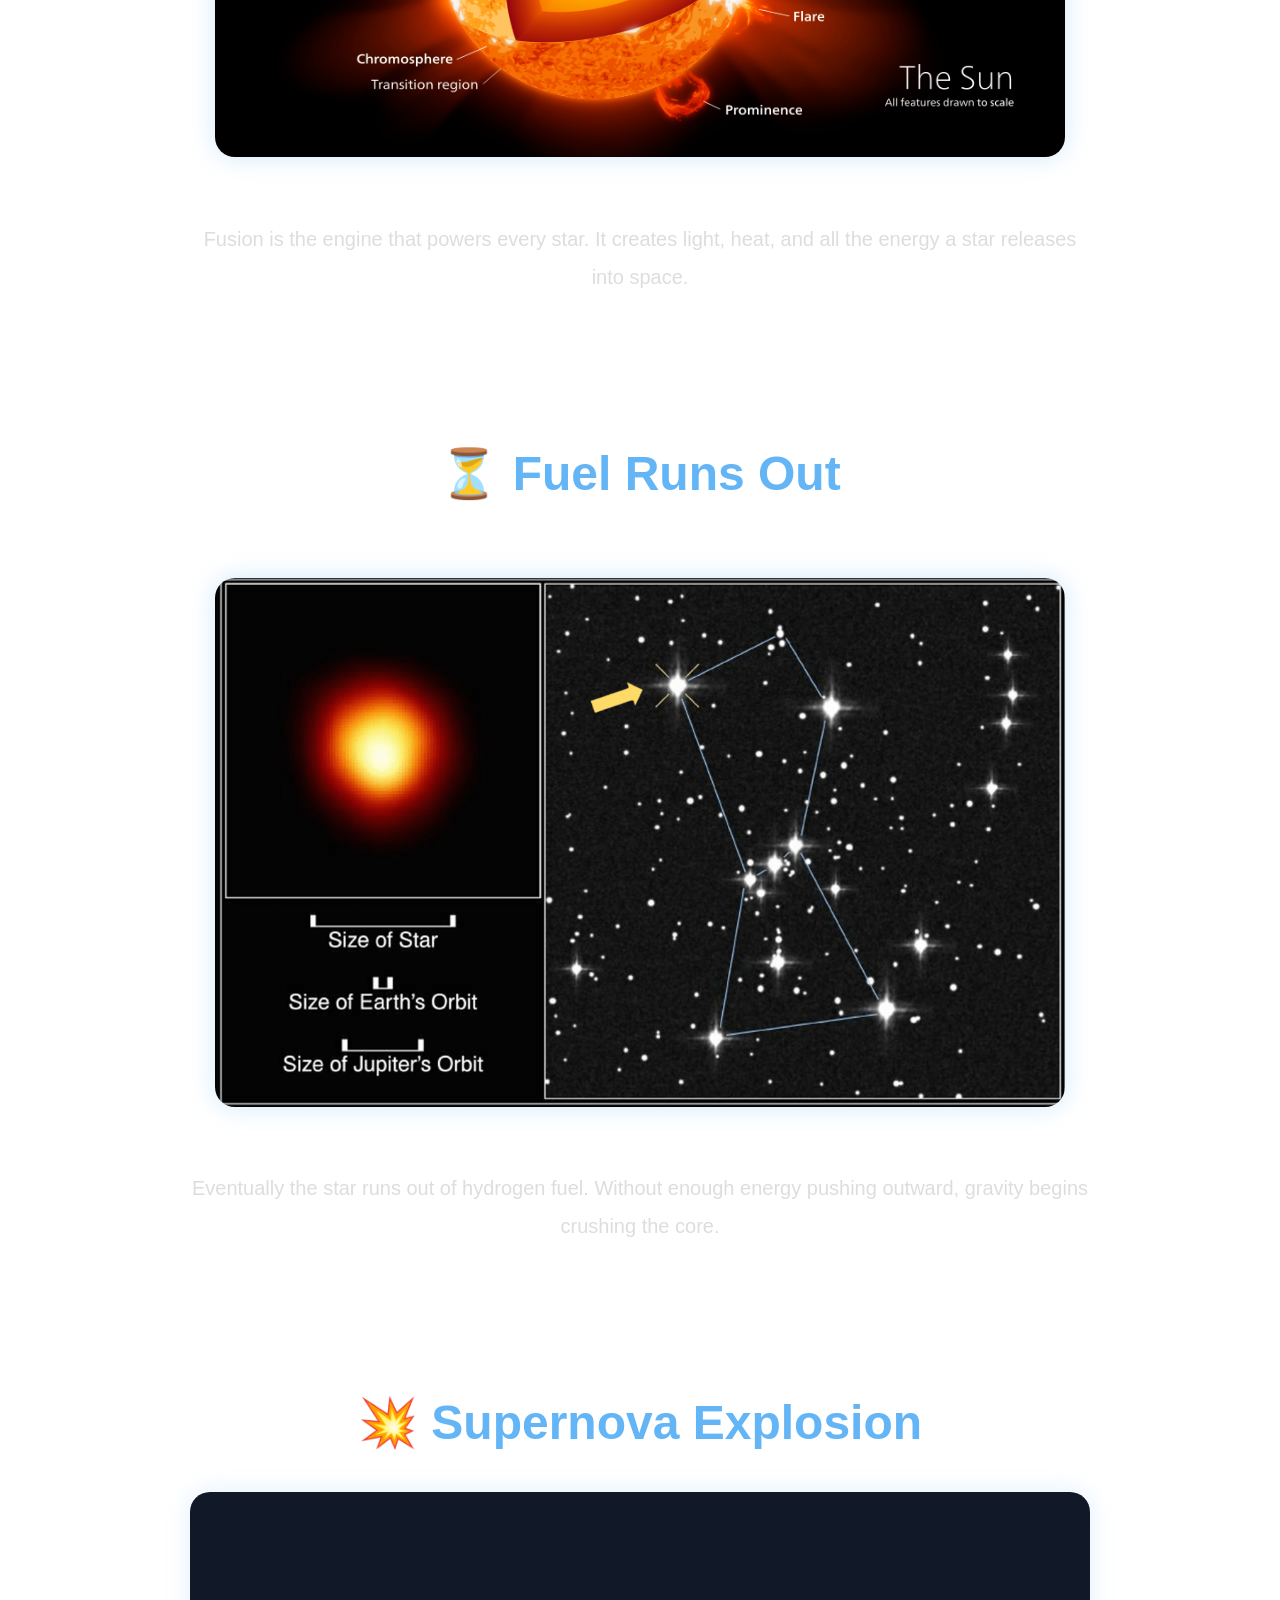
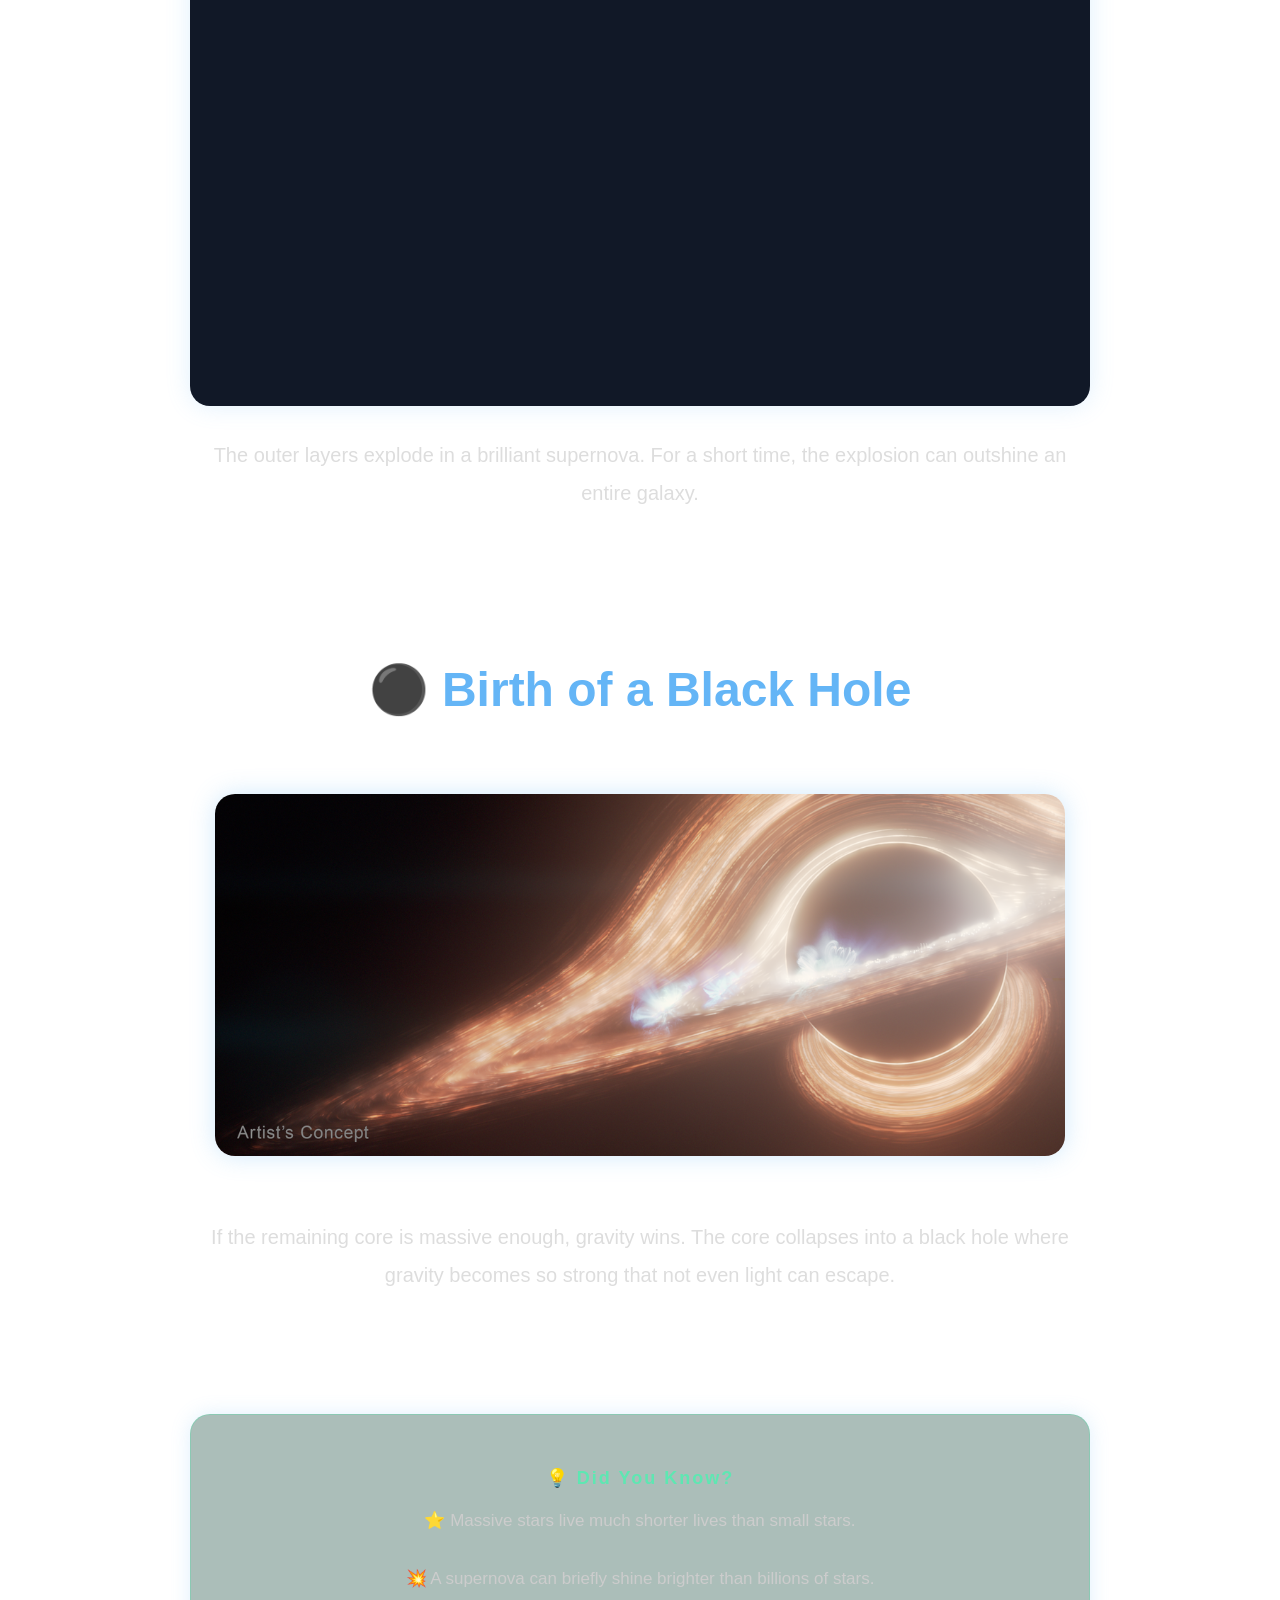
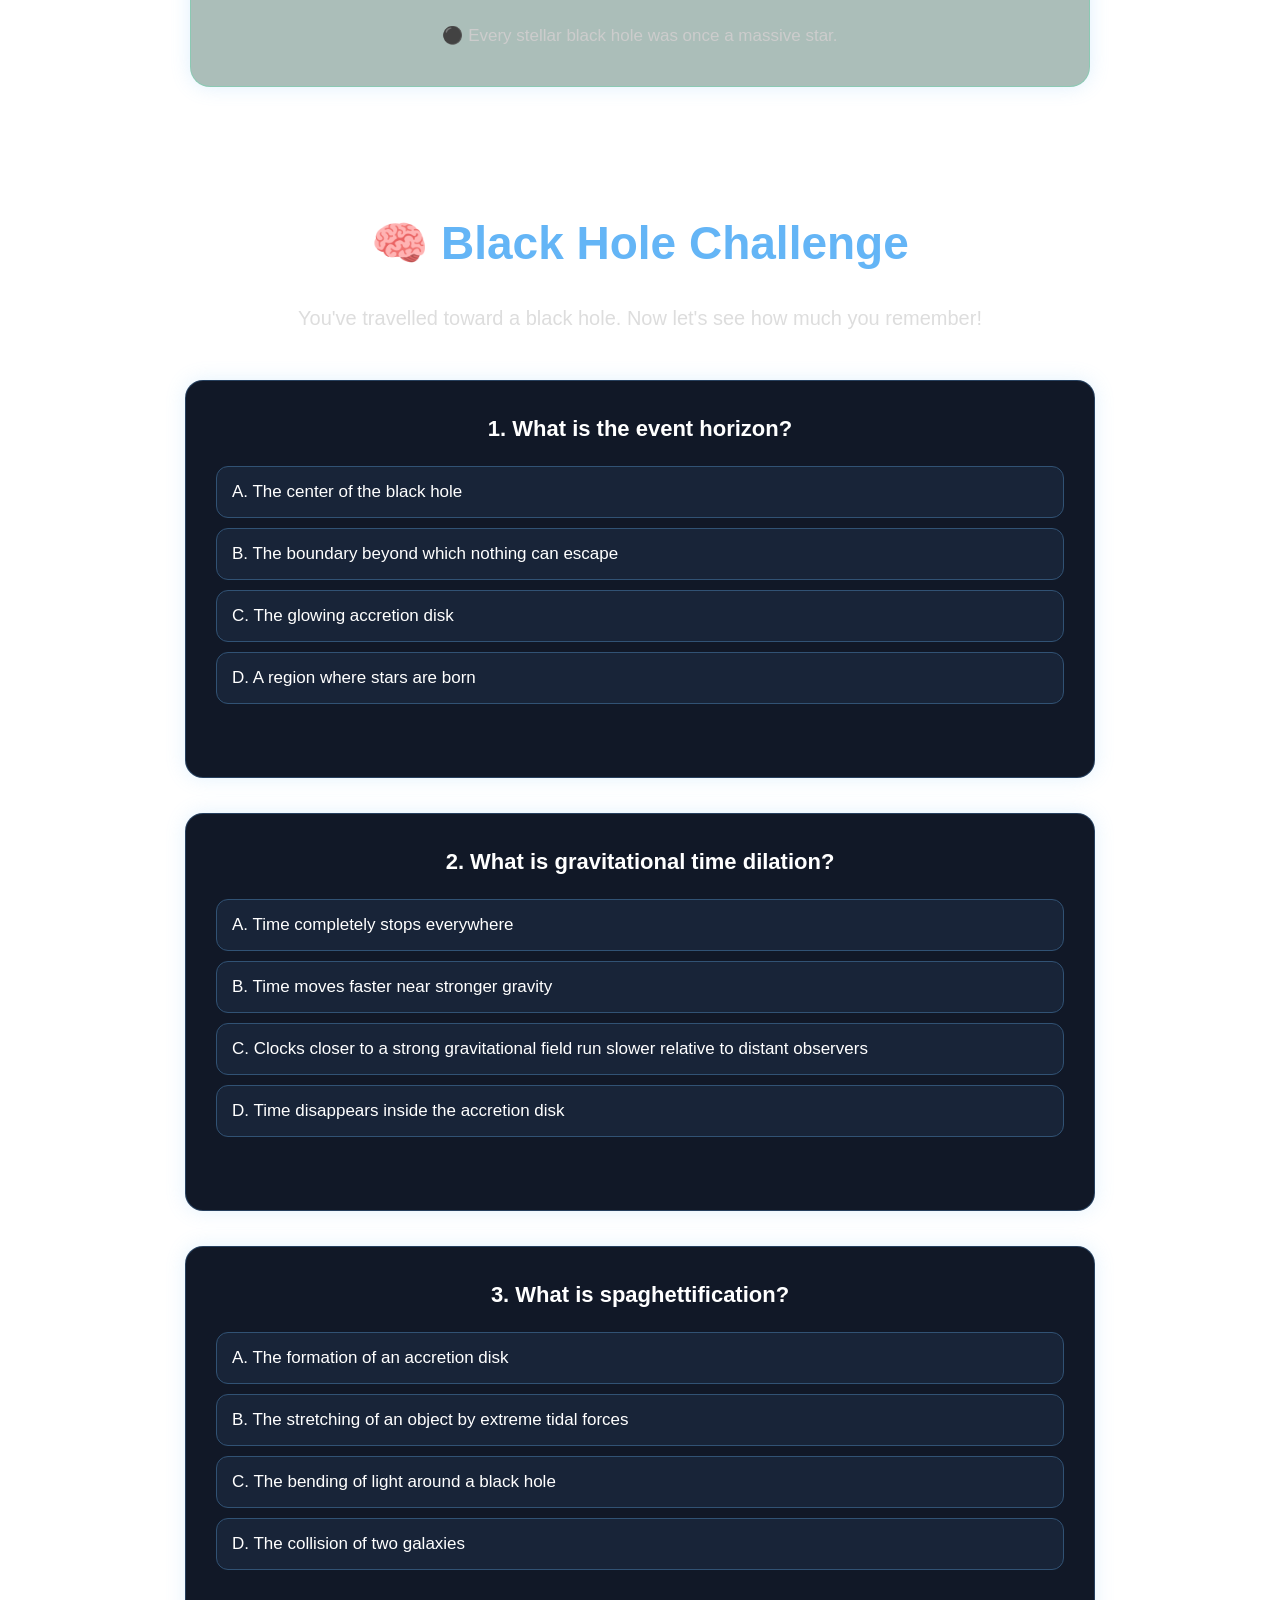
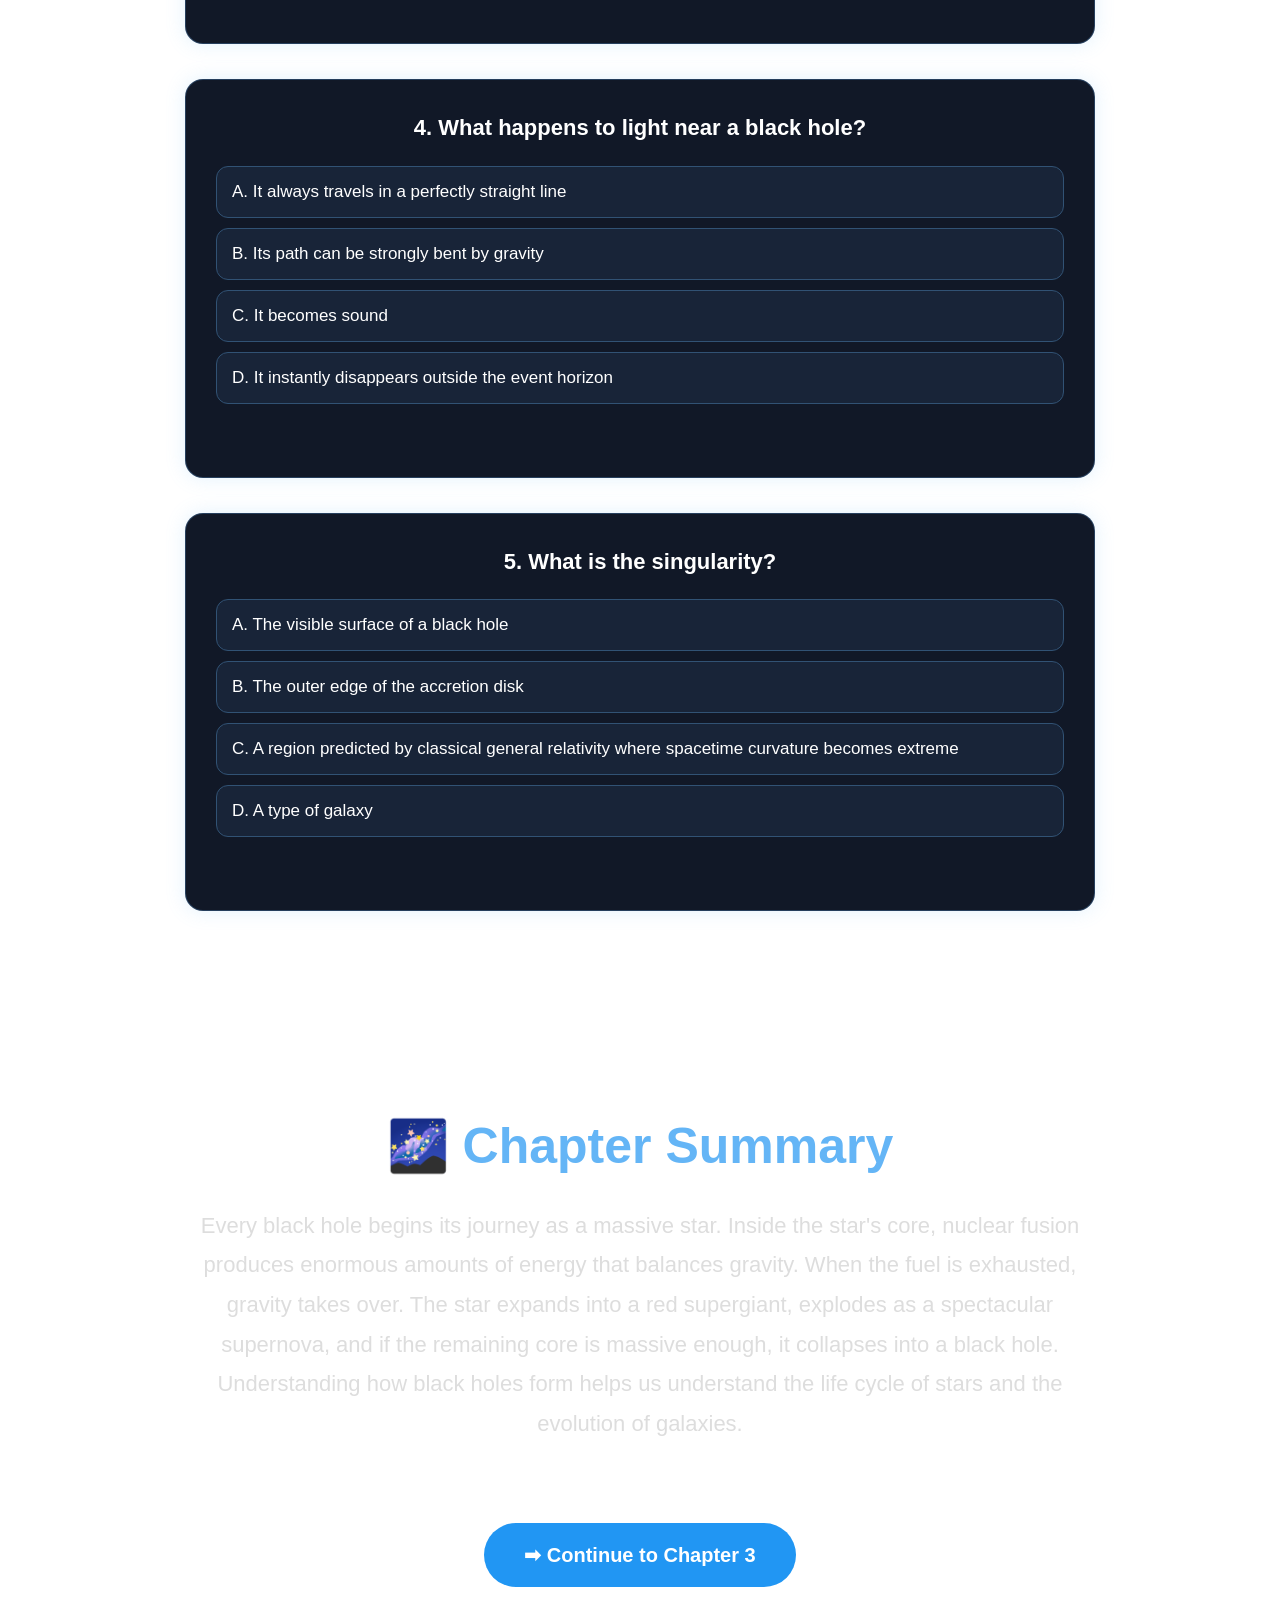
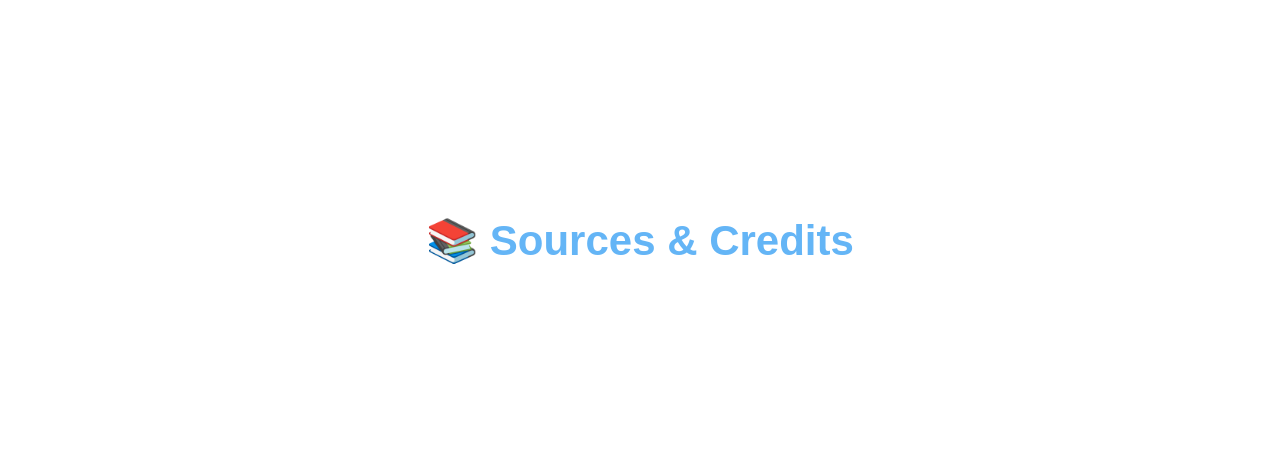
<file: formation.html>
<!DOCTYPE html>
<html>

<head>
  <meta charset="UTF-8">
  <meta name="viewport" content="width=device-width, initial-scale=1.0">
  
  <title>How Black Holes Form</title>
  
  <link rel="stylesheet" href="style.css">
</head>

<body>
  <nav>

<div class="logo">
🌌 Black Hole Explorer
</div>

<div class="menu">

<a href="index.html">🏠 Home</a>

<a href="basics.html">📖Basics</a>

<a href="formation.html" class="active">⭐ Formation</a>

<a href="inside-blackhole.html">🕳Inside</a>

<a href="types.html">🌌 Types</a>

<a href="hawking-radiation.html">💡Radiation</a>

    <a href="gravitational-waves.html">🌊 Waves</a>

    <a href="gallery.html">🖼Gallery</a>
    
<a href="famous-black-holes.html">🌠 Famous Black Holes</a>

    <a href="myths-vs-facts.html">🧩 Myths vs Facts</a>

<a href="final-quiz.html">🎓 Final Quiz</a>



<a href="creator.html">👤 Creator</a>

<a href="feedback.html">💬 Feedback</a>


</div>

</nav>
<!-- HERO -->

<section class="hero2">

<h1>⭐ How Black Holes Form</h1>
<img src="images/hero-star.jpg" class="hero-image" alt="Massive Star">


<p>
Every black hole begins as a massive star. Follow the incredible journey from a cloud of gas to one of the most mysterious objects in the universe.
</p>


<p class="section-credit">
📸 Image Credit: NASA Science
</p>


</section>

<!-- STELLAR NURSERY -->

<section id="nebula" class="formation-section">

<h2>🌌 Stellar Nursery</h2>
<img src="images/nebula.jpg" class="chapter-image">

<p>
Every star is born inside a giant cloud of gas and dust called a <strong>nebula</strong>. Gravity slowly pulls the gas together until it forms a hot, glowing protostar.
</p>


</section>

<!-- MASSIVE STAR -->

<section class="formation-section">

<h2>⭐ Birth of a Massive Star</h2>

<img src="images/massive-star.jpg" class="chapter-image">

<p>
When the core becomes hot enough, hydrogen atoms begin to fuse into helium. This process is called <strong>nuclear fusion</strong>. The star now shines brightly and produces enormous amounts of energy.
</p>

<div class="fact-box">

💡 <strong>Fun Fact:</strong><br><br>

Some massive stars are more than <strong>100 times the mass of our Sun.</strong>

</div>

</section>

<!-- FUSION -->

<section class="formation-section">

<h2>🔥 Nuclear Fusion</h2>

<img src="images/fusion.jpg" class="chapter-image">

<p>

Fusion is the engine that powers every star. It creates light, heat, and all the energy a star releases into space.

</p>

</section>

<!-- FUEL RUNS OUT -->

<section class="formation-section">

<h2>⏳ Fuel Runs Out</h2>

<img src="images/red-supergiant.jpg" class="chapter-image">

<p>

Eventually the star runs out of hydrogen fuel. Without enough energy pushing outward, gravity begins crushing the core.

</p>

</section>

<!-- SUPERNOVA -->

<section class="formation-section">

<h2>💥 Supernova Explosion</h2>

<div class="video-container">
  <iframe
    src="https://www.youtube.com/embed/wymMn-SmALY"
    title="NASA Supernova Video"
    allowfullscreen>
  </iframe>
</div>

<p>

The outer layers explode in a brilliant supernova. For a short time, the explosion can outshine an entire galaxy.

</p>

</section>

<!-- BLACK HOLE -->

<section class="formation-section">

<h2>⚫ Birth of a Black Hole</h2>

<img src="images/new-blackhole.jpg" class="chapter-image">

<p>

If the remaining core is massive enough, gravity wins. The core collapses into a black hole where gravity becomes so strong that not even light can escape.

</p>

</section>

<!-- DID YOU KNOW -->

<section class="fact-box">

<h2>💡 Did You Know?</h2>

<p>

⭐ Massive stars live much shorter lives than small stars.

<br><br>

💥 A supernova can briefly shine brighter than billions of stars.

<br><br>

⚫ Every stellar black hole was once a massive star.

</p>

</section>
<section class="quiz-section">

    <h2>🧠 Black Hole Challenge</h2>

    <p class="quiz-intro">
        You've travelled toward a black hole. Now let's see how much you remember!
    </p>

    <div class="quiz-question">
        <h3>1. What is the event horizon?</h3>

        <button onclick="checkAnswer(this, false)">A. The center of the black hole</button>
        <button onclick="checkAnswer(this, true)">B. The boundary beyond which nothing can escape</button>
        <button onclick="checkAnswer(this, false)">C. The glowing accretion disk</button>
        <button onclick="checkAnswer(this, false)">D. A region where stars are born</button>

        <p class="answer-feedback"></p>
    </div>

    <div class="quiz-question">
        <h3>2. What is gravitational time dilation?</h3>

        <button onclick="checkAnswer(this, false)">A. Time completely stops everywhere</button>
        <button onclick="checkAnswer(this, false)">B. Time moves faster near stronger gravity</button>
        <button onclick="checkAnswer(this, true)">C. Clocks closer to a strong gravitational field run slower relative to distant observers</button>
        <button onclick="checkAnswer(this, false)">D. Time disappears inside the accretion disk</button>

        <p class="answer-feedback"></p>
    </div>

    <div class="quiz-question">
        <h3>3. What is spaghettification?</h3>

        <button onclick="checkAnswer(this, false)">A. The formation of an accretion disk</button>
        <button onclick="checkAnswer(this, true)">B. The stretching of an object by extreme tidal forces</button>
        <button onclick="checkAnswer(this, false)">C. The bending of light around a black hole</button>
        <button onclick="checkAnswer(this, false)">D. The collision of two galaxies</button>

        <p class="answer-feedback"></p>
    </div>

    <div class="quiz-question">
        <h3>4. What happens to light near a black hole?</h3>

        <button onclick="checkAnswer(this, false)">A. It always travels in a perfectly straight line</button>
        <button onclick="checkAnswer(this, true)">B. Its path can be strongly bent by gravity</button>
        <button onclick="checkAnswer(this, false)">C. It becomes sound</button>
        <button onclick="checkAnswer(this, false)">D. It instantly disappears outside the event horizon</button>

        <p class="answer-feedback"></p>
    </div>

    <div class="quiz-question">
        <h3>5. What is the singularity?</h3>

        <button onclick="checkAnswer(this, false)">A. The visible surface of a black hole</button>
        <button onclick="checkAnswer(this, false)">B. The outer edge of the accretion disk</button>
        <button onclick="checkAnswer(this, true)">C. A region predicted by classical general relativity where spacetime curvature becomes extreme</button>
        <button onclick="checkAnswer(this, false)">D. A type of galaxy</button>

        <p class="answer-feedback"></p>
    </div>

    <div class="quiz-complete">
        <h3>🌌 Journey Complete!</h3>
        <p>
            You've explored how massive stars can eventually become black holes.
        </p>
    </div>

</section>
  <section class="chapter-end">
    
    <h2>🌌 Chapter Summary</h2>
    
    <p>
        
        Every black hole begins its journey as a massive star.
        
        Inside the star's core, nuclear fusion produces enormous amounts of energy that balances gravity.
        
        When the fuel is exhausted, gravity takes over. The star expands into a red supergiant, explodes as a spectacular supernova, and if the remaining core is massive enough, it collapses into a black hole.
        
        Understanding how black holes form helps us understand the life cycle of stars and the evolution of galaxies.
        
    </p>
    
       <a href="inside-blackhole.html" class="continue-btn">
        ➡ Continue to Chapter 3
    </a>
    
</section>

    <section class="sources">
    <h2>📚 Sources & Credits</h2>

    <p>
        • NASA Science – Images of nebulae, red supergiants, black holes and educational resources.
    </p>

    <p>
        • NASA – Supernova animation/video.
    </p>

    <p>
        • Wikipedia – Massive star illustration and Sun cross-section (used for educational purposes).
    </p>

</section>
<script src="script.js"></script>

</body>

</html>
</file>
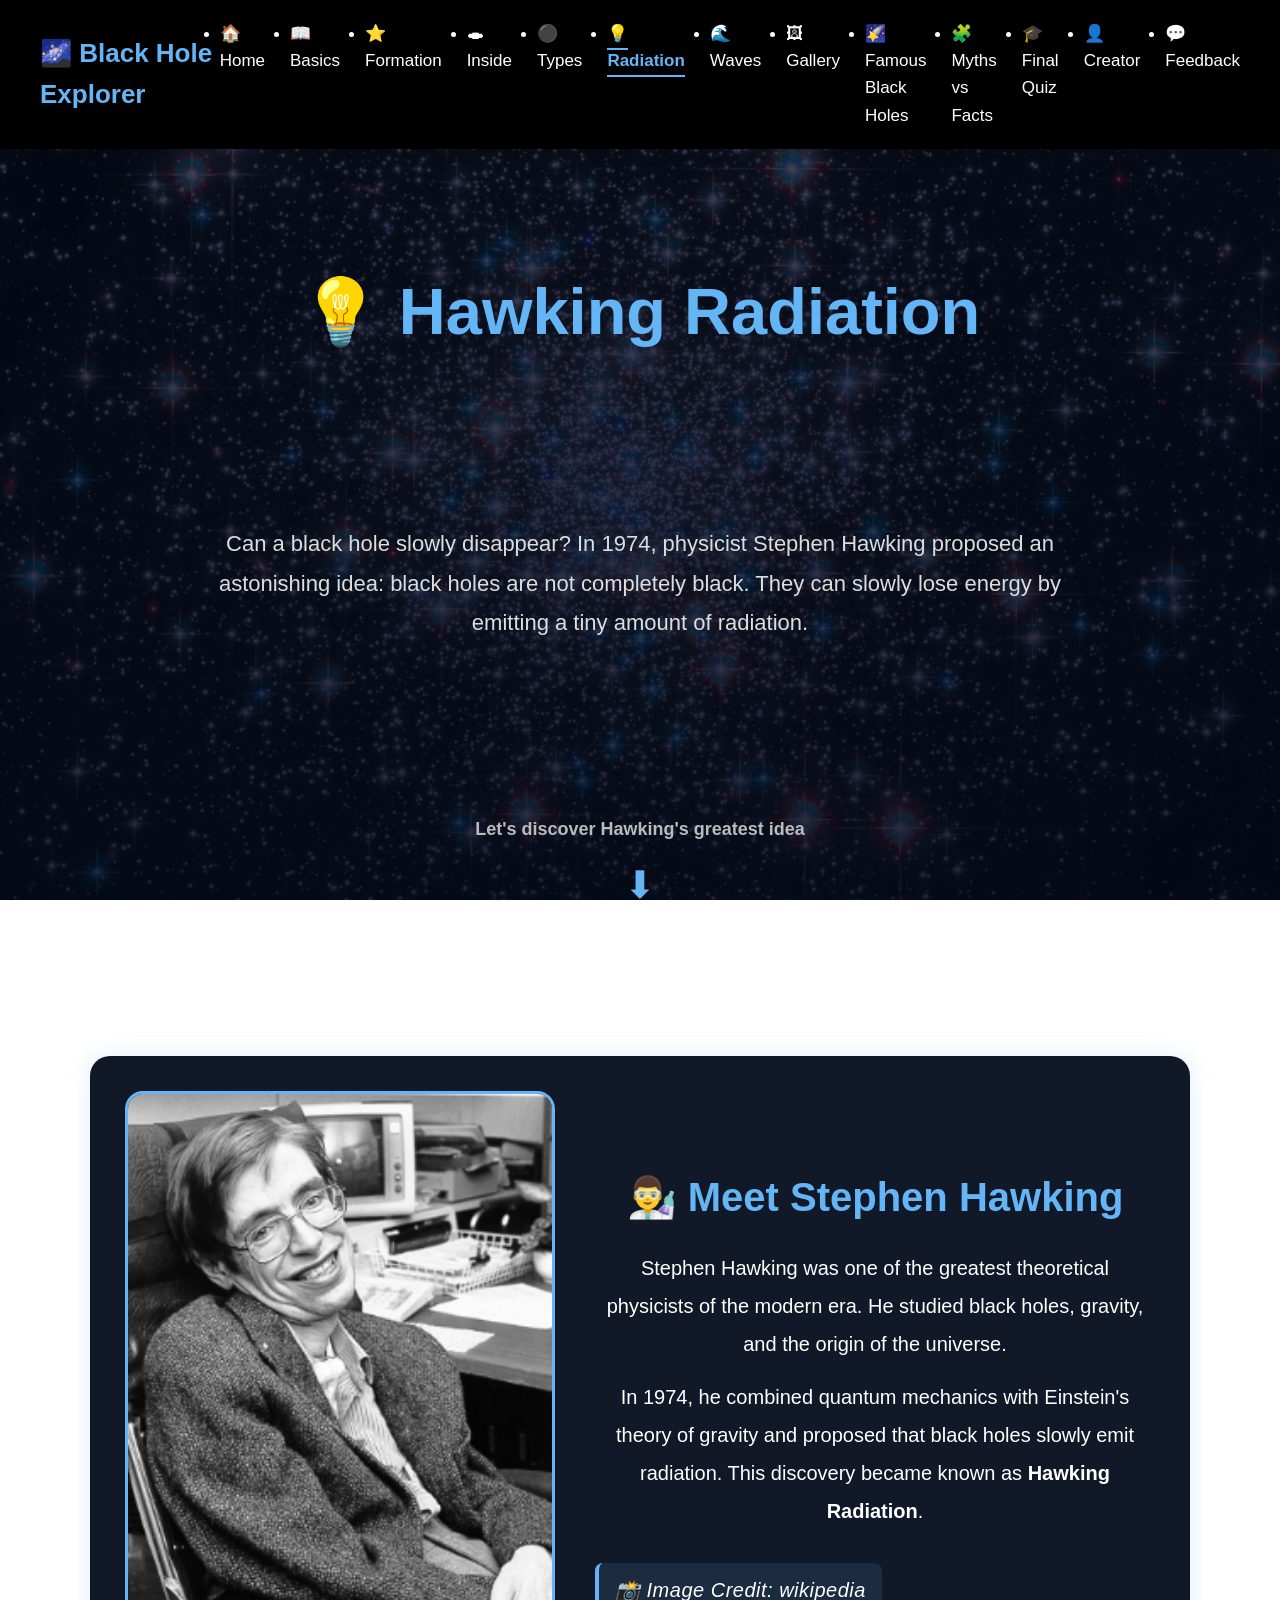
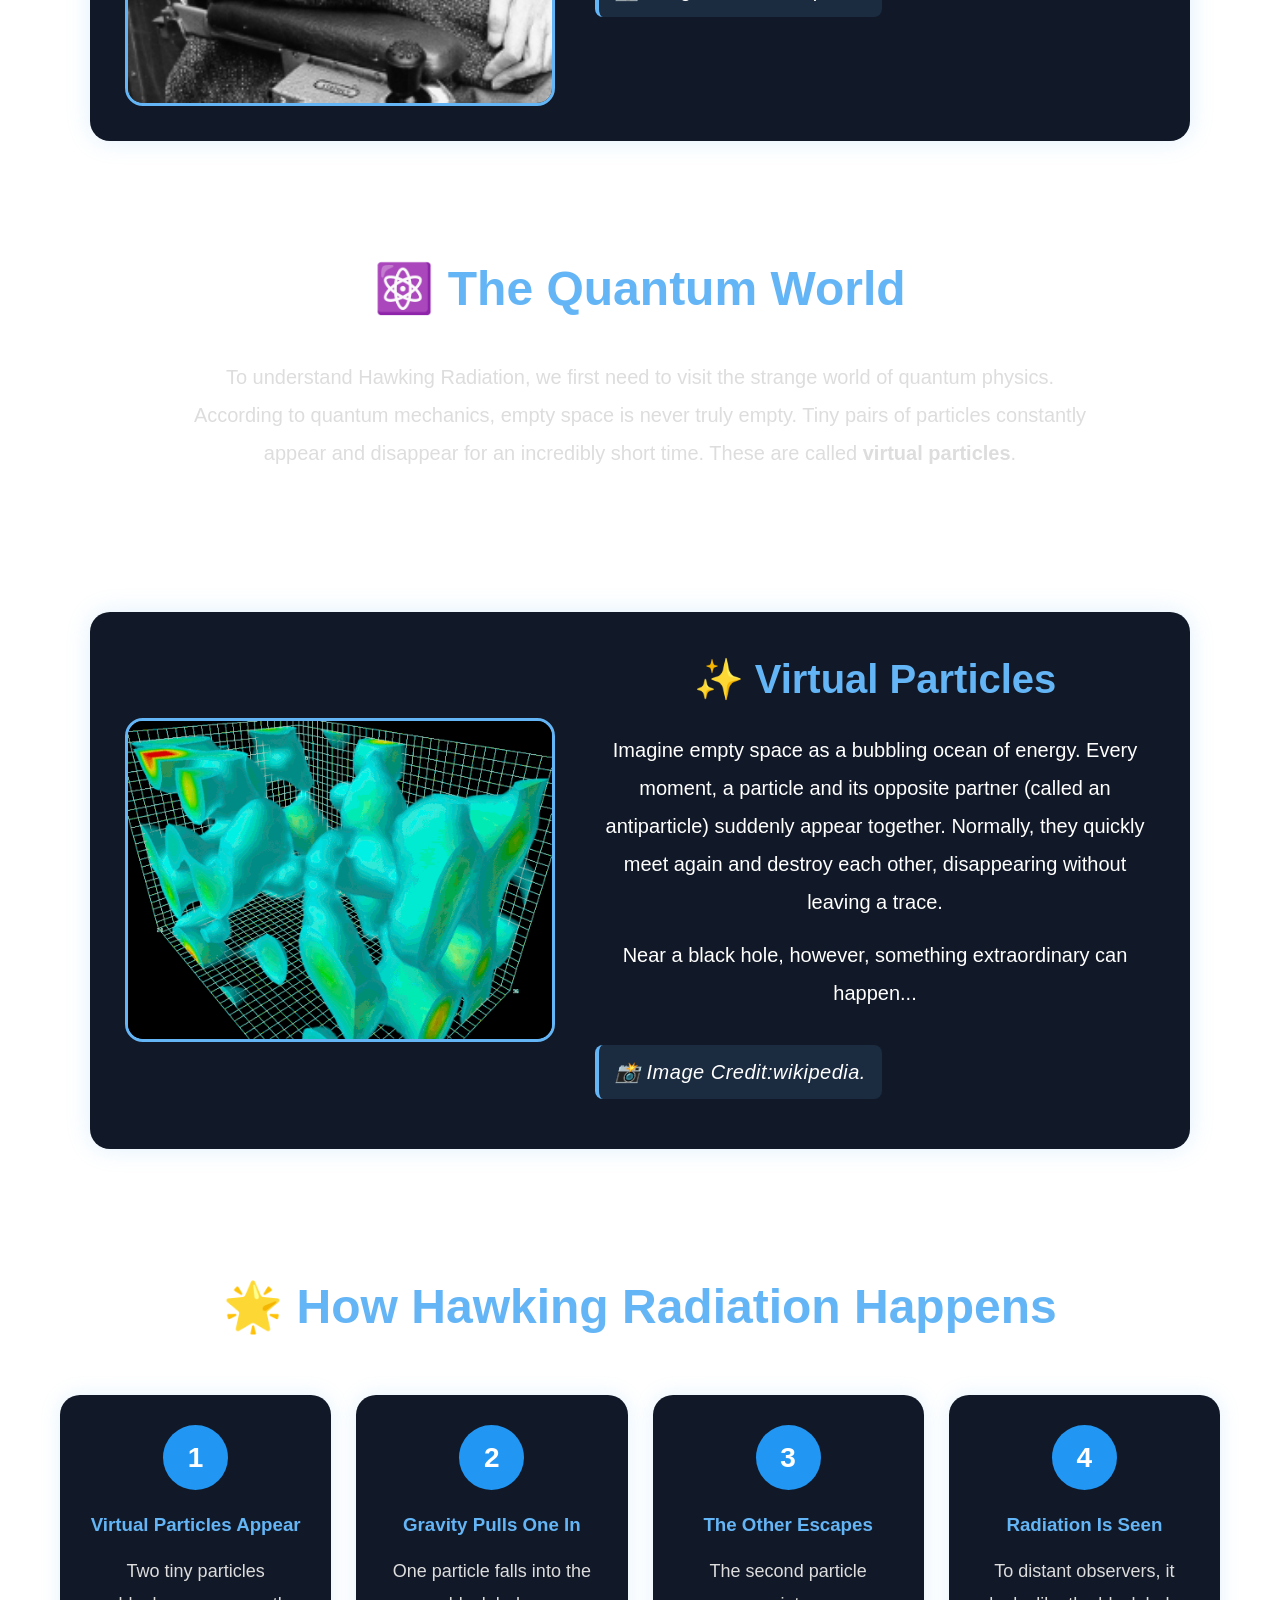
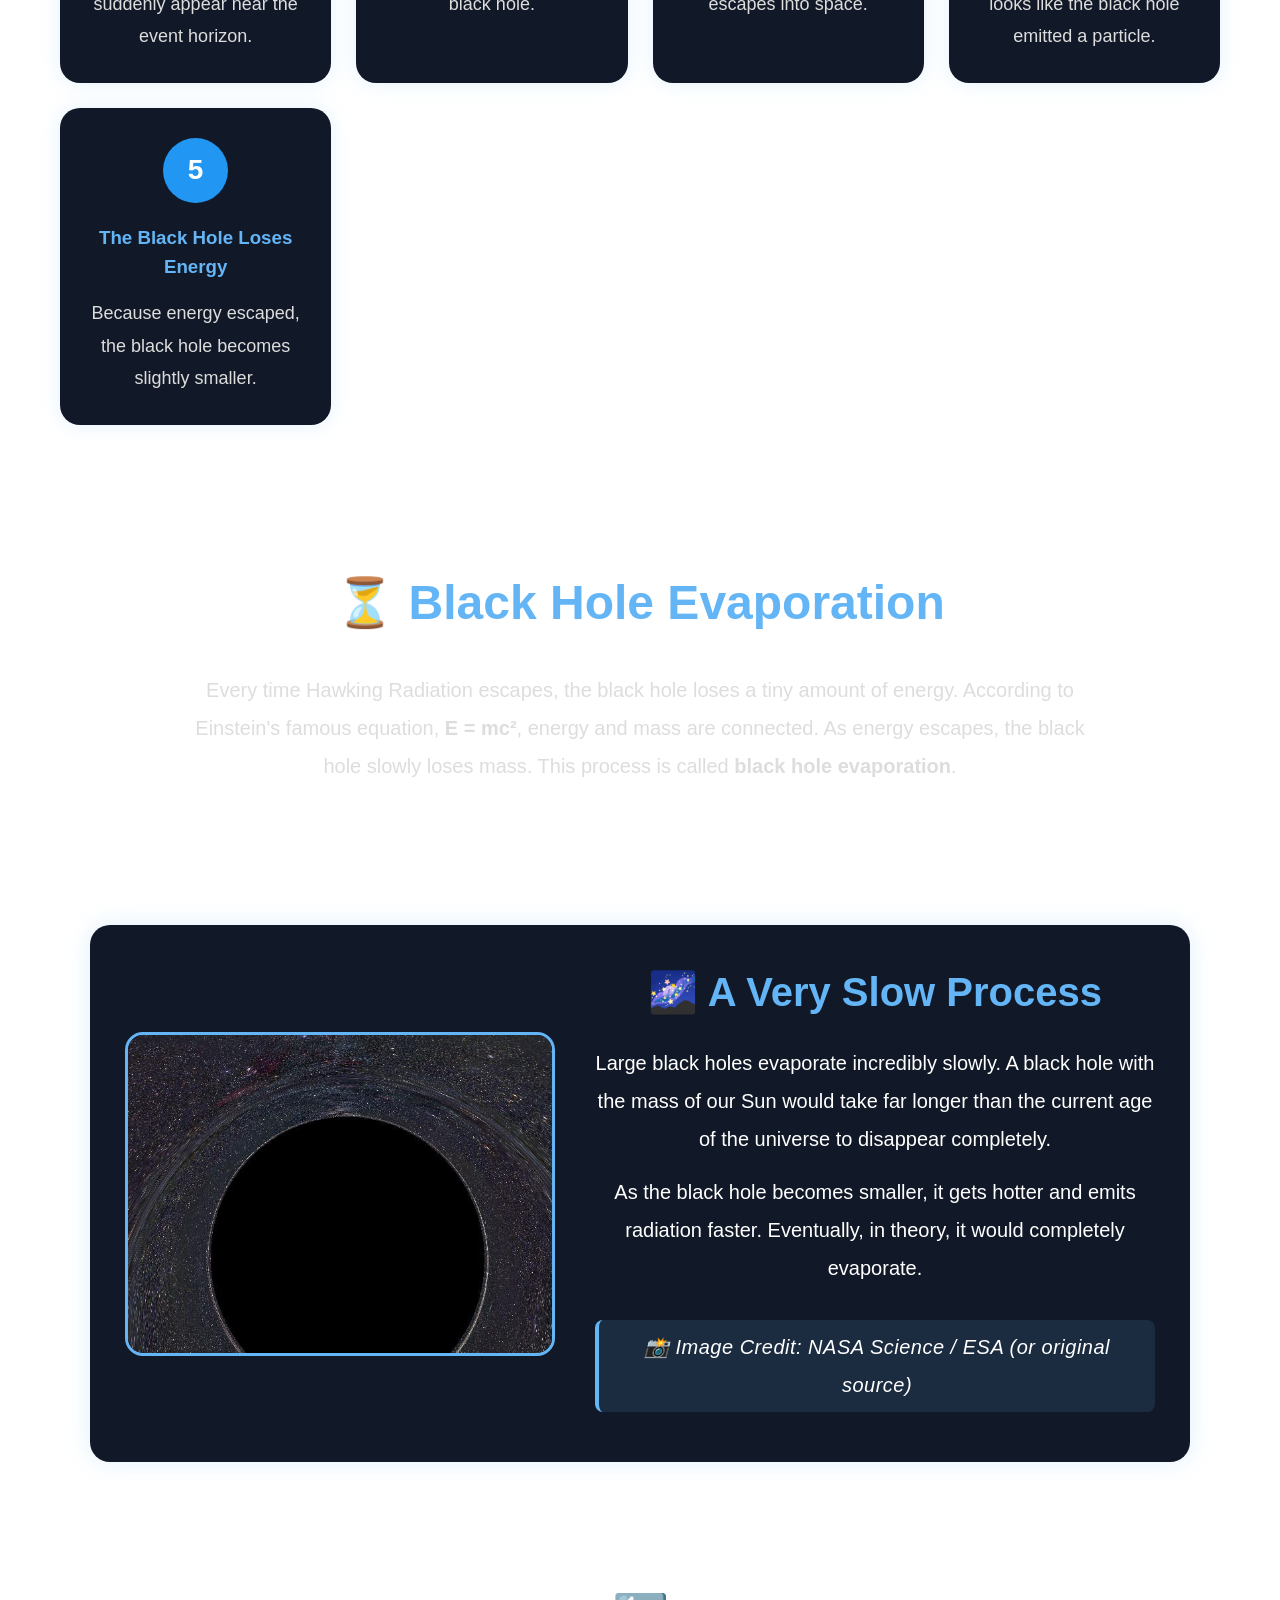
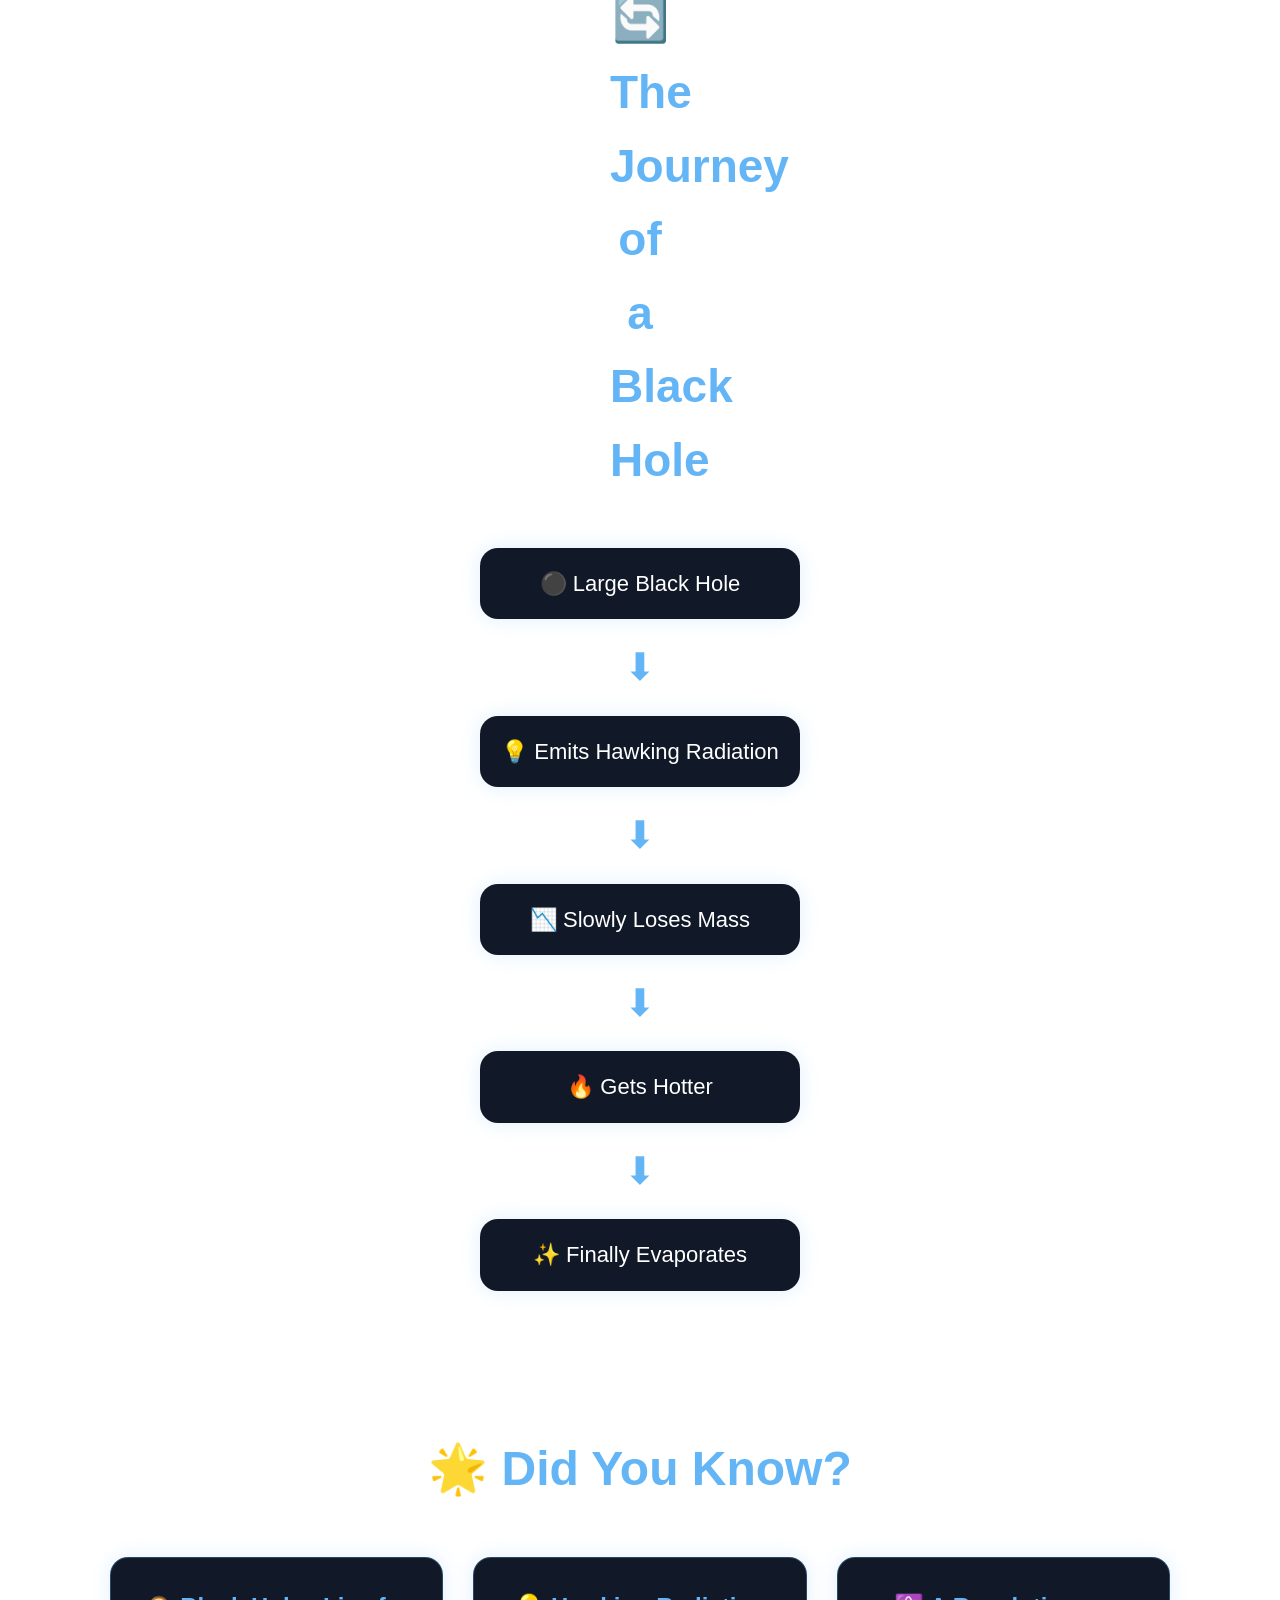
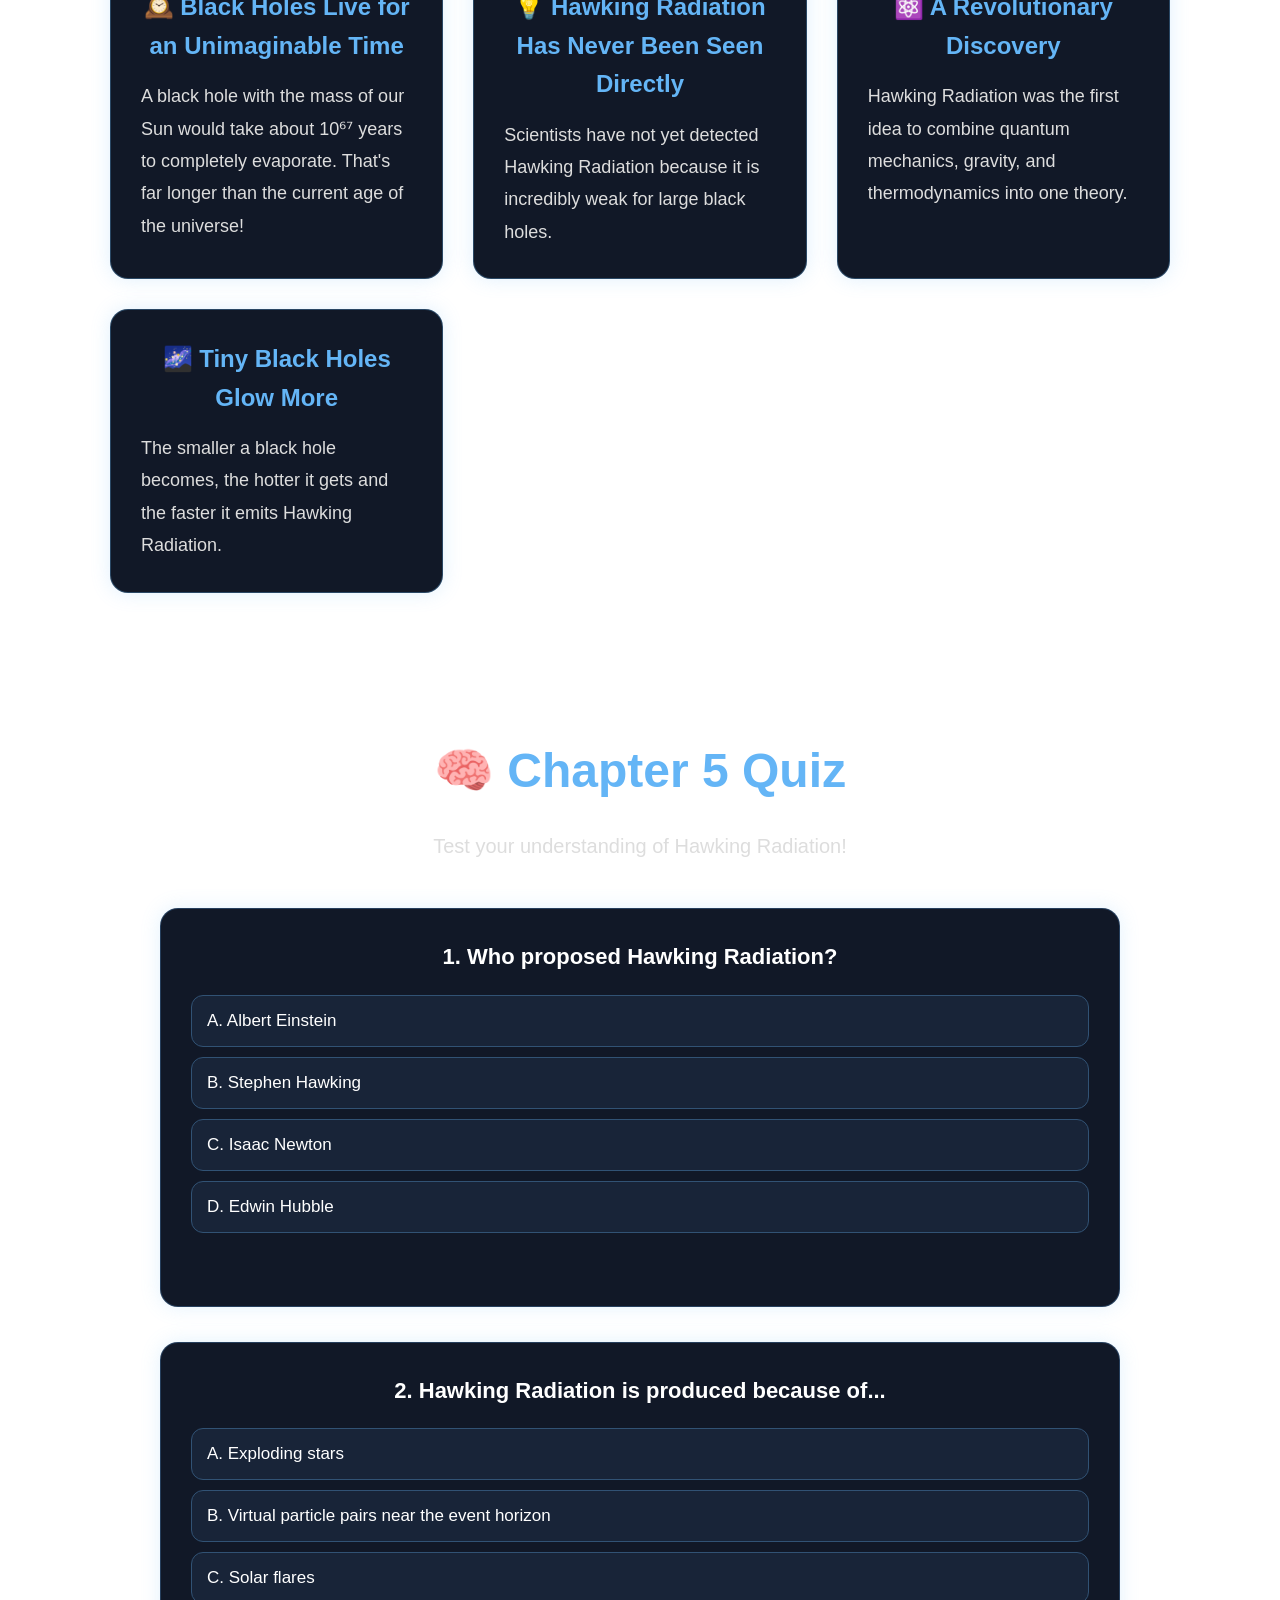
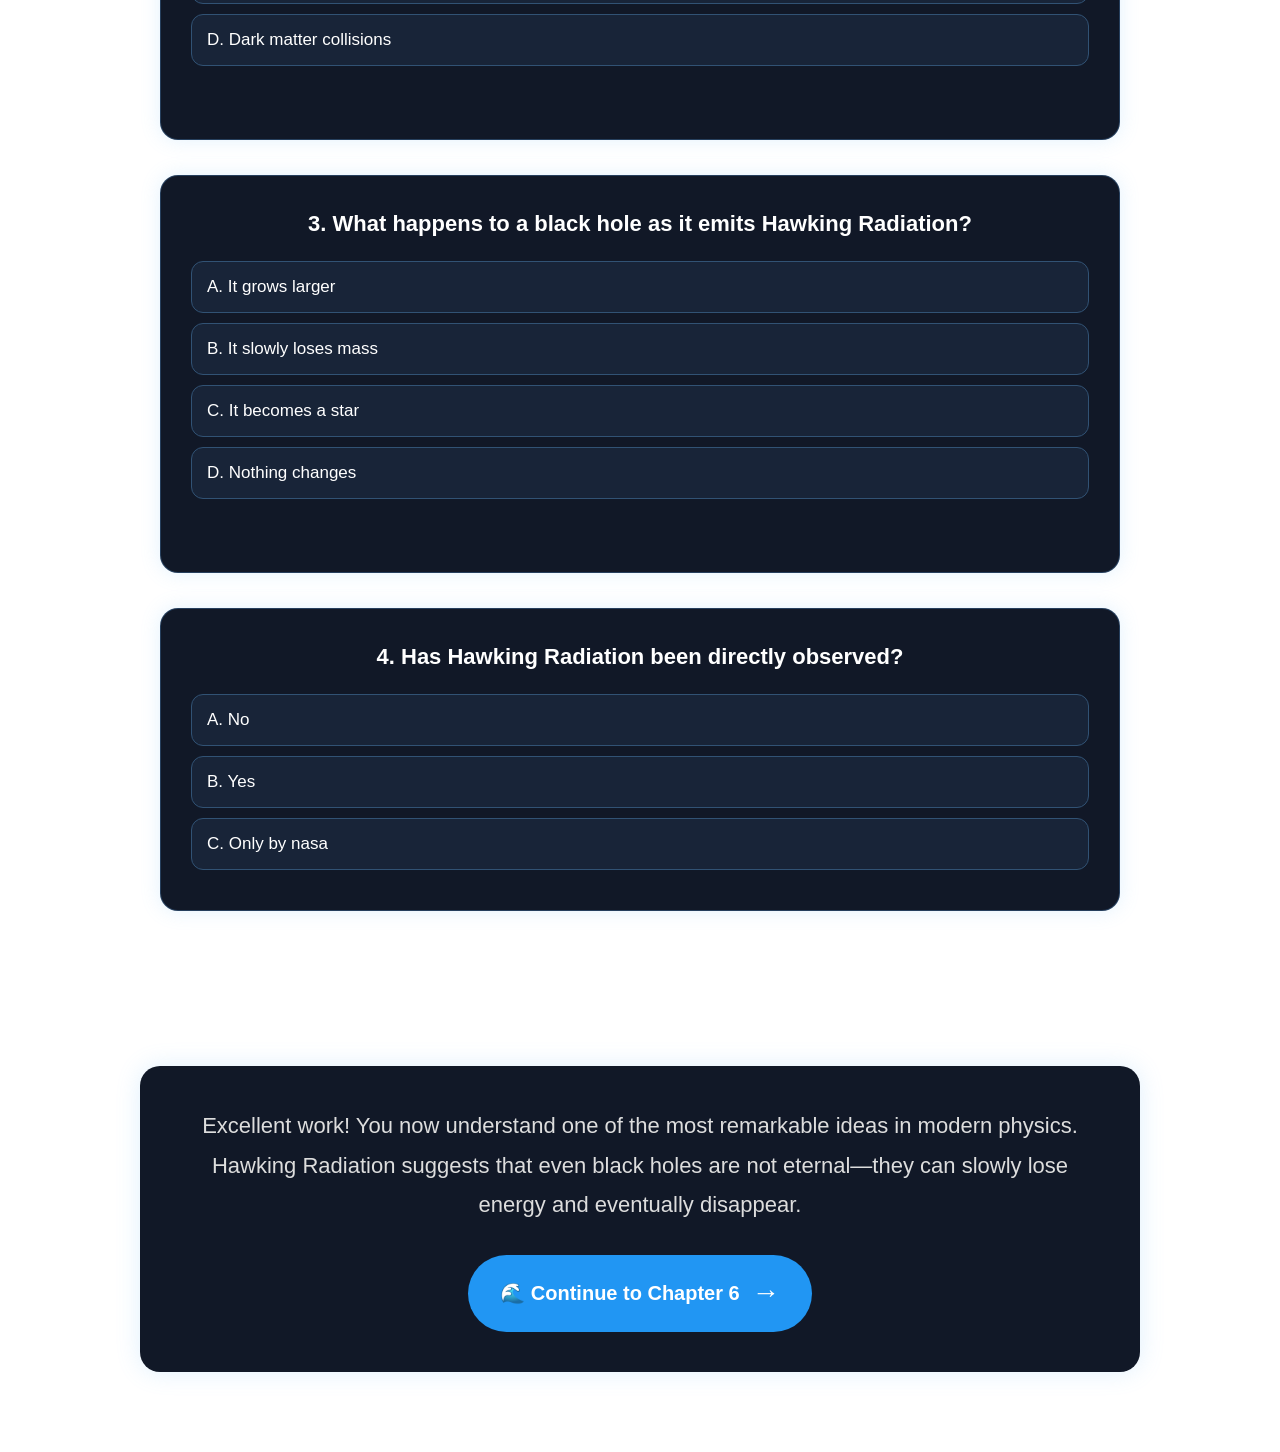
<file: hawking-radiation.html>
<!DOCTYPE html>
<html lang="en">

<head>
  
  <meta charset="UTF-8">
  
  <meta name="viewport" content="width=device-width, initial-scale=1.0">
  
  <title>Hawking Radiation</title>
  
  <link rel="stylesheet" href="style.css">
  
</head>

<body>
  
  <!-- ================= NAVBAR ================= -->
  
  <nav>
    
    <div class="logo">
      
      🌌 Black Hole Explorer
      
    </div>
    
    <ul class="menu">
      
      <li><a href="index.html">🏠 Home</a></li>
      
      <li><a href="basics.html">📖 Basics</a></li>
      
      <li><a href="formation.html">⭐ Formation</a></li>
      
      <li><a href="inside-blackhole.html">🕳Inside</a></li>
      
      <li><a href="types.html">⚫ Types</a></li>
      
      <li><a href="hawking-radiation.html" class="active">💡Radiation</a></li>
      
      <li><a href="gravitational-waves.html">🌊  Waves</a></li>
      
      <li><a href="gallery.html">🖼 Gallery</a></li>
      
    
    <li><a href="famous-black-holes.html">🌠 Famous Black Holes</a></li>
    
        <li><a href="myths-vs-facts.html">🧩 Myths vs Facts</a></li>


<li><a href="final-quiz.html">🎓 Final Quiz</a></li>

      
      <li><a href="creator.html">👤 Creator</a></li>
      
            <li><a href="feedback.html">💬 Feedback</a></li>

      
    </ul>
    
  </nav>
  
  <!-- HERO -->
  
  <section class="hero5">
    
    <h1>💡 Hawking Radiation</h1>
    
    <p>
      
      Can a black hole slowly disappear?
      
      In 1974, physicist Stephen Hawking proposed an astonishing idea: black holes are not completely black. They can slowly lose energy by emitting a tiny amount of radiation.
      
    </p>
    
    <div class="scroll-down">
      
      <p>Let's discover Hawking's greatest idea</p>
      
      <a href="#hawking">
      
        ⬇
        
      </a>
      
    </div>
    
  </section>
  
  <!-- STEPHEN HAWKING -->
  
  <section id="hawking" class="type-card">
    
    <img src="images/stephen-hawking.jpg" alt="Stephen Hawking">
    
    <div>
      
      <h2>👨‍🔬 Meet Stephen Hawking</h2>
      
      <p>
        
        Stephen Hawking was one of the greatest theoretical physicists of the modern era.
        
        He studied black holes, gravity, and the origin of the universe.
        
      </p>
      
      <p>
        
        In 1974, he combined quantum mechanics with Einstein's theory of gravity and proposed that black holes slowly emit radiation.
        
        This discovery became known as <strong>Hawking Radiation</strong>.
        
      </p>
      
      <p class="credit">
        
        📸 Image Credit: wikipedia
        
      </p>
      
    </div>
    
  </section>
  <!-- ================= THE QUANTUM WORLD ================= -->

<section class="chapter-section">

<h2>⚛️ The Quantum World</h2>

<p>

To understand Hawking Radiation, we first need to visit the strange world of quantum physics.

According to quantum mechanics, empty space is never truly empty. Tiny pairs of particles constantly appear and disappear for an incredibly short time.

These are called <strong>virtual particles</strong>.

</p>

</section>

<section class="type-card">

<img src="videos/virtual-particles.jpg" alt="Virtual Particles">

<div>

<h2>✨ Virtual Particles</h2>

<p>

Imagine empty space as a bubbling ocean of energy.

Every moment, a particle and its opposite partner (called an antiparticle) suddenly appear together.

Normally, they quickly meet again and destroy each other, disappearing without leaving a trace.

</p>

<p>

Near a black hole, however, something extraordinary can happen...

</p>

<p class="credit">

📸 Image Credit:wikipedia.

</p>

</div>

</section>
<section class="steps-section">

<h2>🌟 How Hawking Radiation Happens</h2>

<div class="steps">

<div class="step">

<div class="step-number">1</div>

<h3>Virtual Particles Appear</h3>

<p>Two tiny particles suddenly appear near the event horizon.</p>

</div>

<div class="step">

<div class="step-number">2</div>

<h3>Gravity Pulls One In</h3>

<p>One particle falls into the black hole.</p>

</div>

<div class="step">

<div class="step-number">3</div>

<h3>The Other Escapes</h3>

<p>The second particle escapes into space.</p>

</div>

<div class="step">

<div class="step-number">4</div>

<h3>Radiation Is Seen</h3>

<p>To distant observers, it looks like the black hole emitted a particle.</p>

</div>

<div class="step">

<div class="step-number">5</div>

<h3>The Black Hole Loses Energy</h3>

<p>Because energy escaped, the black hole becomes slightly smaller.</p>

</div>

</div>

</section>
<!-- ================= BLACK HOLE EVAPORATION ================= -->

<section class="chapter-section">

<h2>⏳ Black Hole Evaporation</h2>

<p>

Every time Hawking Radiation escapes, the black hole loses a tiny amount of energy.

According to Einstein's famous equation, <strong>E = mc²</strong>, energy and mass are connected.

As energy escapes, the black hole slowly loses mass.

This process is called <strong>black hole evaporation</strong>.

</p>

</section>

<section class="type-card">

<img src="images/evaporation.jpg" alt="Black Hole Evaporation">

<div>

<h2>🌌 A Very Slow Process</h2>

<p>

Large black holes evaporate incredibly slowly.

A black hole with the mass of our Sun would take far longer than the current age of the universe to disappear completely.

</p>

<p>

As the black hole becomes smaller, it gets hotter and emits radiation faster.

Eventually, in theory, it would completely evaporate.

</p>

<p class="credit">

📸 Image Credit: NASA Science / ESA (or original source)

</p>

</div>

</section>
<section class="evaporation-flow">

<h2>🔄 The Journey of a Black Hole</h2>

<div class="flow">

<div class="flow-box">
⚫ Large Black Hole
</div>

<div class="flow-arrow">⬇</div>

<div class="flow-box">
💡 Emits Hawking Radiation
</div>

<div class="flow-arrow">⬇</div>

<div class="flow-box">
📉 Slowly Loses Mass
</div>

<div class="flow-arrow">⬇</div>

<div class="flow-box">
🔥 Gets Hotter
</div>

<div class="flow-arrow">⬇</div>

<div class="flow-box">
✨ Finally Evaporates
</div>

</div>

</section>
<!-- ================= DID YOU KNOW ================= -->

<section class="did-you-know">

<h2>🌟 Did You Know?</h2>

<div class="facts-grid">

<div class="fact-card">

<h3>🕰️ Black Holes Live for an Unimaginable Time</h3>

<p>

A black hole with the mass of our Sun would take about 10⁶⁷ years to completely evaporate. That's far longer than the current age of the universe!

</p>

</div>

<div class="fact-card">

<h3>💡 Hawking Radiation Has Never Been Seen Directly</h3>

<p>

Scientists have not yet detected Hawking Radiation because it is incredibly weak for large black holes.

</p>

</div>

<div class="fact-card">

<h3>⚛️ A Revolutionary Discovery</h3>

<p>

Hawking Radiation was the first idea to combine quantum mechanics, gravity, and thermodynamics into one theory.

</p>

</div>

<div class="fact-card">

<h3>🌌 Tiny Black Holes Glow More</h3>

<p>

The smaller a black hole becomes, the hotter it gets and the faster it emits Hawking Radiation.

</p>

</div>

</div>

</section>
<!-- ================= CHAPTER 5 QUIZ ================= -->

<section id="chapter5-quiz" class="chapter4-quiz">

<h2>🧠 Chapter 5 Quiz</h2>

<p class="quiz-intro">

Test your understanding of Hawking Radiation!

</p>

<!-- Question 1 -->

<div class="quiz-question">

<h3>1. Who proposed Hawking Radiation?</h3>

<button onclick="checkAnswer(this,false)">A. Albert Einstein</button>

<button onclick="checkAnswer(this,true)">B. Stephen Hawking</button>

<button onclick="checkAnswer(this,false)">C. Isaac Newton</button>

<button onclick="checkAnswer(this,false)">D. Edwin Hubble</button>

<p class="answer-feedback"></p>

</div>

<!-- Question 2 -->

<div class="quiz-question">

<h3>2. Hawking Radiation is produced because of...</h3>

<button onclick="checkAnswer(this,false)">A. Exploding stars</button>

<button onclick="checkAnswer(this,true)">B. Virtual particle pairs near the event horizon</button>

<button onclick="checkAnswer(this,false)">C. Solar flares</button>

<button onclick="checkAnswer(this,false)">D. Dark matter collisions</button>

<p class="answer-feedback"></p>

</div>

<!-- Question 3 -->

<div class="quiz-question">

<h3>3. What happens to a black hole as it emits Hawking Radiation?</h3>

<button onclick="checkAnswer(this,false)">A. It grows larger</button>

<button onclick="checkAnswer(this,true)">B. It slowly loses mass</button>

<button onclick="checkAnswer(this,false)">C. It becomes a star</button>

<button onclick="checkAnswer(this,false)">D. Nothing changes</button>

<p class="answer-feedback"></p>

</div>

<!-- Question 4 -->

<div class="quiz-question">

<h3>4. Has Hawking Radiation been directly observed?</h3>

<button onclick="checkAnswer(this,true)">A. No</button>

<button onclick="checkAnswer(this,false)">B. Yes</button>

<button onclick="checkAnswer(this,false)">C. Only by nasa</a>

</section>

  <section class="chapter-navigation">

<p>

Excellent work! You now understand one of the most remarkable ideas in modern physics. Hawking Radiation suggests that even black holes are not eternal—they can slowly lose energy and eventually disappear.

</p>

<a href="gravitational-waves.html" class="continue-chapter">

🌊 Continue to Chapter 6

<span>→</span>

</a>

</section>
<script src="script.js"></script>
</body>

</html>
</file>
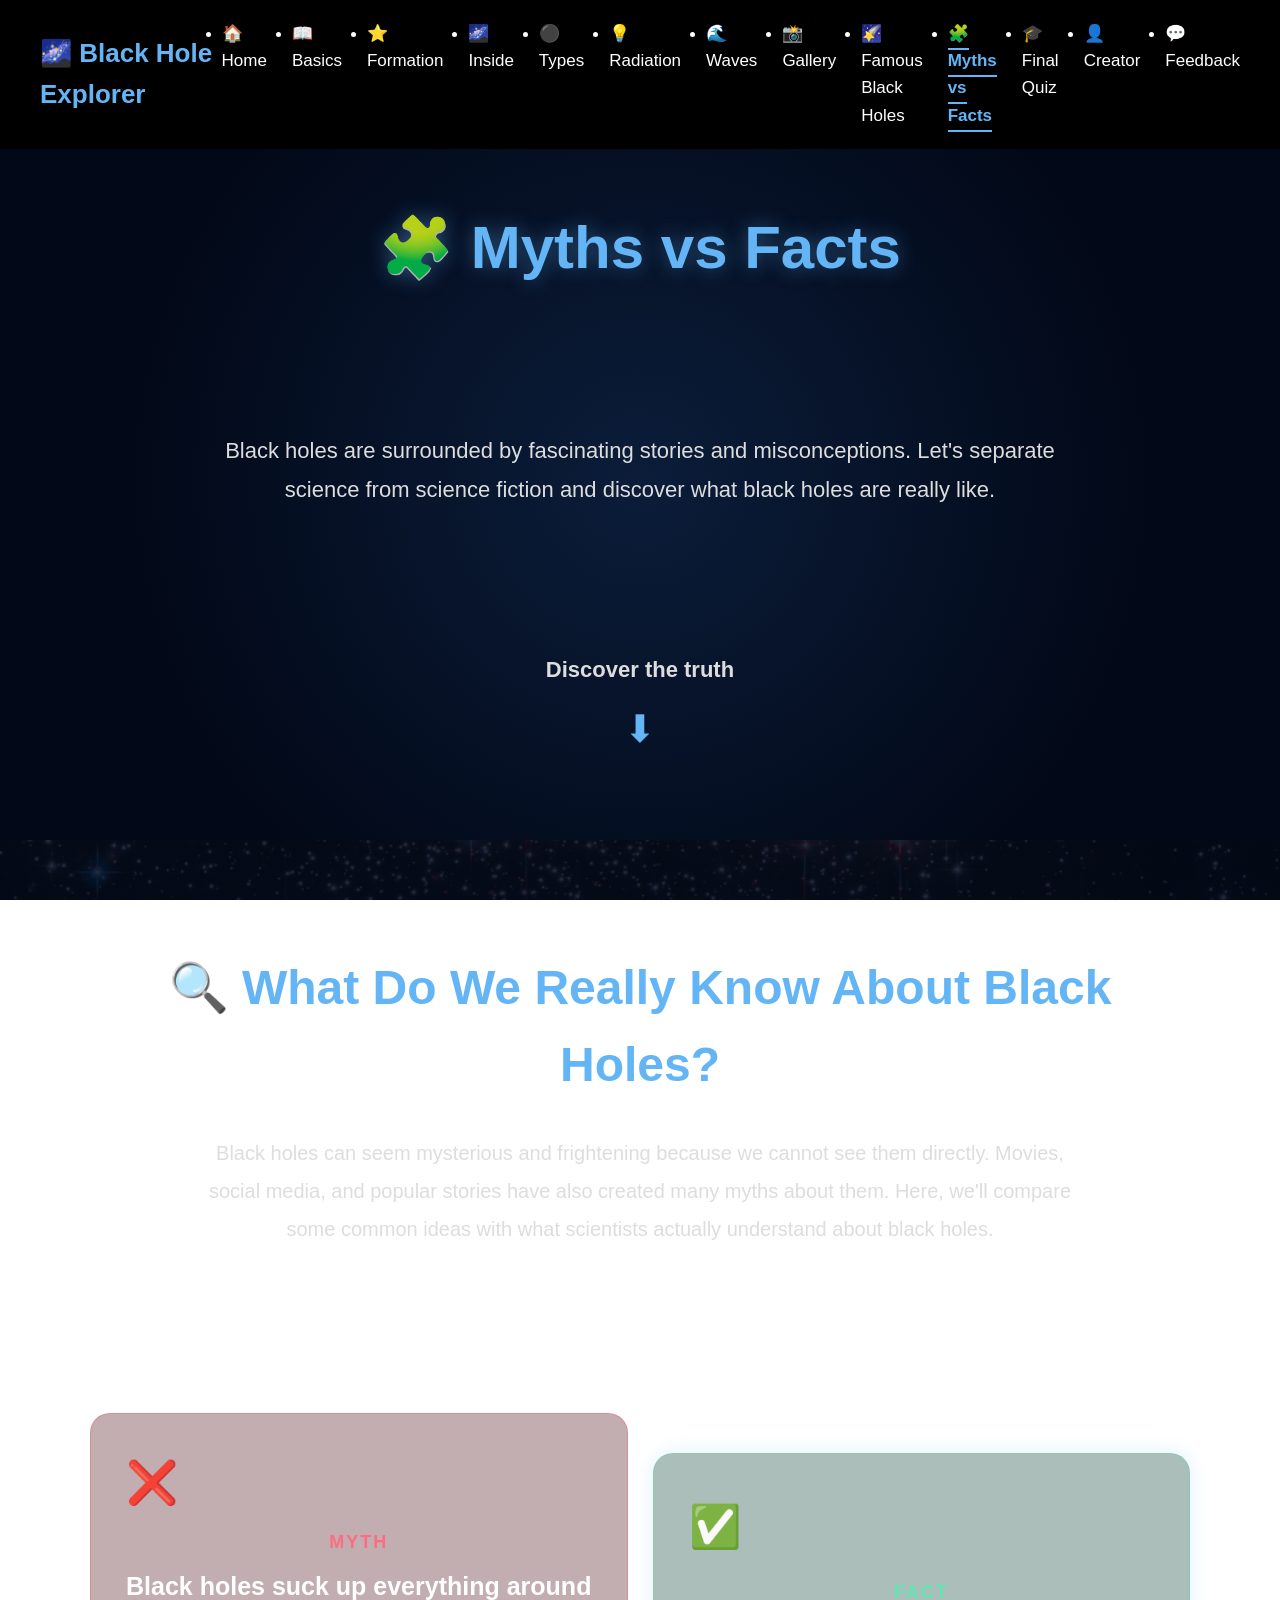
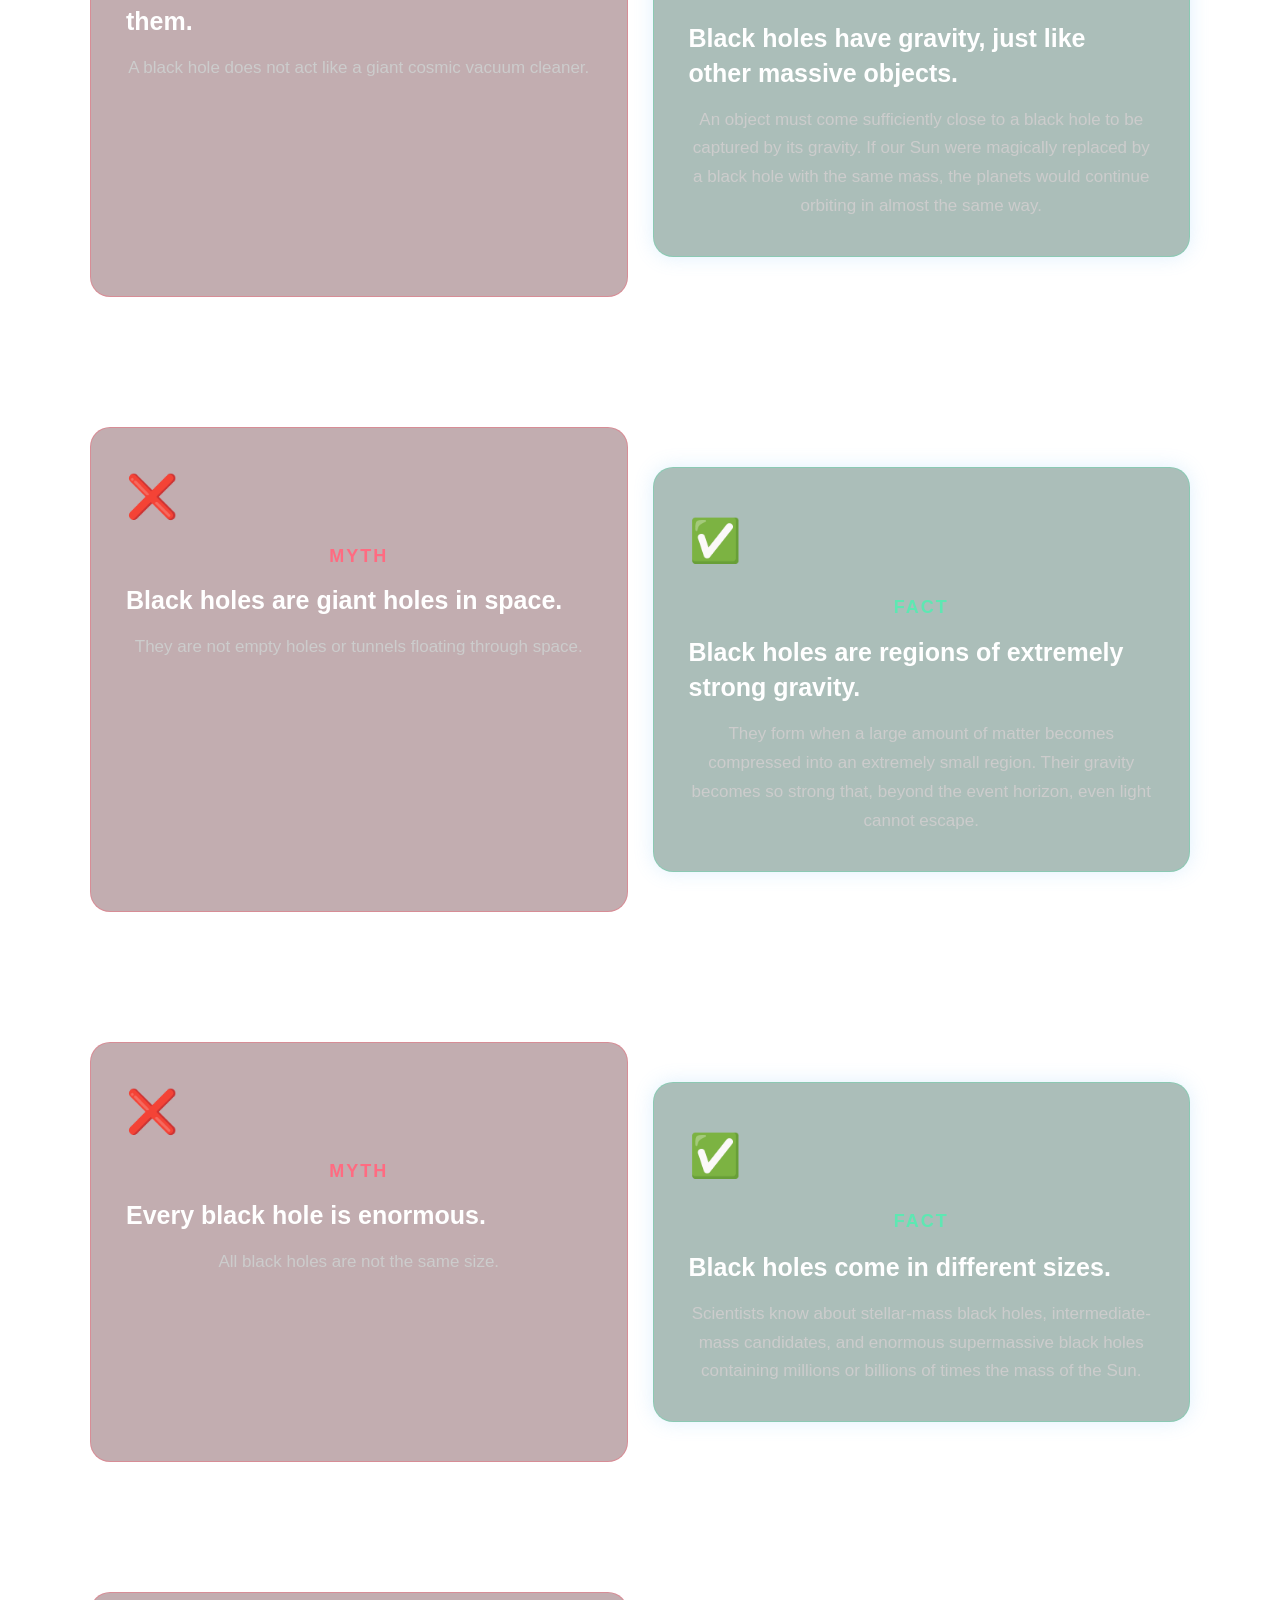
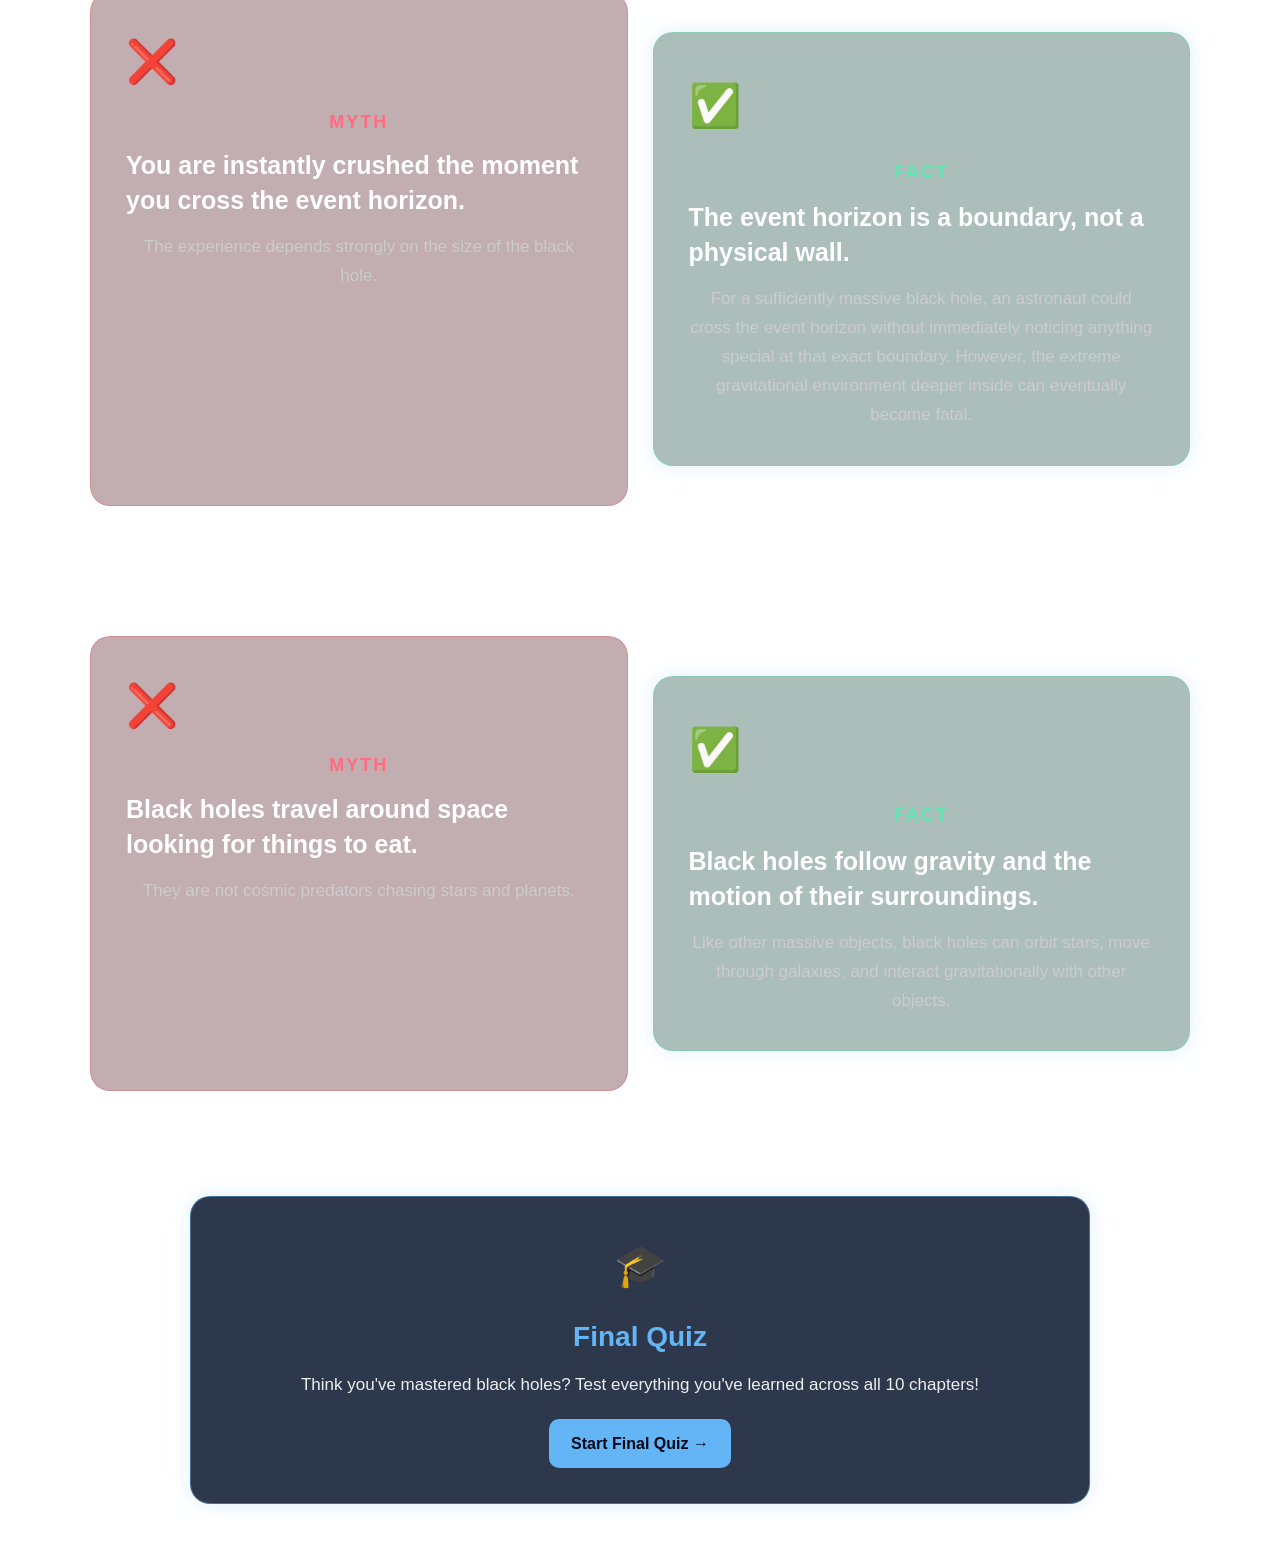
<file: myths-vs-facts.html>
<!DOCTYPE html>
<html lang="en">

<head>

<meta charset="UTF-8">

<meta name="viewport" content="width=device-width, initial-scale=1.0">

<title>Myths vs Facts | Black Hole Explorer</title>

<link rel="stylesheet" href="style.css">

</head>

<body>

<!-- ================= NAVIGATION ================= -->

<nav>

<div class="logo">
🌌 Black Hole Explorer
</div>

<ul class="menu">

<li><a href="index.html">🏠 Home</a></li>

<li><a href="basics.html">📖 Basics</a></li>

<li><a href="formation.html">⭐ Formation</a></li>

<li><a href="inside.html">🌌 Inside</a></li>

<li><a href="types.html">⚫ Types</a></li>

<li><a href="hawking-radiation.html">💡 Radiation</a></li>

<li><a href="gravitational-waves.html">🌊 Waves</a></li>

<li><a href="gallery.html">📸 Gallery</a></li>

<li><a href="famous-black-holes.html">🌠 Famous Black Holes</a></li>

<li><a href="myths-vs-facts.html" class="active">🧩 Myths vs Facts</a></li>

<li><a href="final-quiz.html">🎓 Final Quiz</a></li>

<li><a href="creator.html">👤 Creator</a></li>

      <li><a href="feedback.html">💬 Feedback</a></li>


</ul>

</nav>


<!-- ================= HERO ================= -->

<section class="hero9">

<h1>🧩 Myths vs Facts</h1>

<p>

Black holes are surrounded by fascinating stories and misconceptions.

Let's separate science from science fiction and discover what black holes are really like.

</p>

<div class="scroll-down">

<p>Discover the truth</p>

<a href="#myths">

⬇

</a>

</div>

</section>


<!-- ================= INTRODUCTION ================= -->

<section class="chapter-section">

<h2>🔍 What Do We Really Know About Black Holes?</h2>

<p>

Black holes can seem mysterious and frightening because we cannot see them directly.

Movies, social media, and popular stories have also created many myths about them.

Here, we'll compare some common ideas with what scientists actually understand about black holes.

</p>

</section>


<!-- ================= MYTH 1 ================= -->

<section id="myths" class="myth-fact-card">

<div class="myth-box">

<span>❌</span>

<h2>MYTH</h2>

<h3>Black holes suck up everything around them.</h3>

<p>

A black hole does not act like a giant cosmic vacuum cleaner.

</p>

</div>

<div class="fact-box">

<span>✅</span>

<h2>FACT</h2>

<h3>Black holes have gravity, just like other massive objects.</h3>

<p>

An object must come sufficiently close to a black hole to be captured by its gravity.

If our Sun were magically replaced by a black hole with the same mass, the planets would continue orbiting in almost the same way.

</p>

</div>

</section>


<!-- ================= MYTH 2 ================= -->

<section class="myth-fact-card">

<div class="myth-box">

<span>❌</span>

<h2>MYTH</h2>

<h3>Black holes are giant holes in space.</h3>

<p>

They are not empty holes or tunnels floating through space.

</p>

</div>

<div class="fact-box">

<span>✅</span>

<h2>FACT</h2>

<h3>Black holes are regions of extremely strong gravity.</h3>

<p>

They form when a large amount of matter becomes compressed into an extremely small region.

Their gravity becomes so strong that, beyond the event horizon, even light cannot escape.

</p>

</div>

</section>


<!-- ================= MYTH 3 ================= -->

<section class="myth-fact-card">

<div class="myth-box">

<span>❌</span>

<h2>MYTH</h2>

<h3>Every black hole is enormous.</h3>

<p>

All black holes are not the same size.

</p>

</div>

<div class="fact-box">

<span>✅</span>

<h2>FACT</h2>

<h3>Black holes come in different sizes.</h3>

<p>

Scientists know about stellar-mass black holes, intermediate-mass candidates, and enormous supermassive black holes containing millions or billions of times the mass of the Sun.

</p>

</div>

</section>


<!-- ================= MYTH 4 ================= -->

<section class="myth-fact-card">

<div class="myth-box">

<span>❌</span>

<h2>MYTH</h2>

<h3>You are instantly crushed the moment you cross the event horizon.</h3>

<p>

The experience depends strongly on the size of the black hole.

</p>

</div>

<div class="fact-box">

<span>✅</span>

<h2>FACT</h2>

<h3>The event horizon is a boundary, not a physical wall.</h3>

<p>

For a sufficiently massive black hole, an astronaut could cross the event horizon without immediately noticing anything special at that exact boundary.

However, the extreme gravitational environment deeper inside can eventually become fatal.

</p>

</div>

</section>


<!-- ================= MYTH 5 ================= -->

<section class="myth-fact-card">

<div class="myth-box">

<span>❌</span>

<h2>MYTH</h2>

<h3>Black holes travel around space looking for things to eat.</h3>

<p>

They are not cosmic predators chasing stars and planets.

</p>

</div>

<div class="fact-box">

<span>✅</span>

<h2>FACT</h2>

<h3>Black holes follow gravity and the motion of their surroundings.</h3>

<p>

Like other massive objects, black holes can orbit stars, move through galaxies, and interact gravitationally with other objects.

</p>

</div>

</section>

<!-- FINAL QUIZ -->

<a href="final-quiz.html" class="index-card quiz-card">

    <div class="card-icon">🎓</div>

    <h3>Final Quiz</h3>

    <p>
        Think you've mastered black holes?
        Test everything you've learned across all 10 chapters!
    </p>

    <span class="card-button">
        Start Final Quiz →
    </span>

</a>
</section>
<script src="script.js"></script>

</body>

</html>
</file>
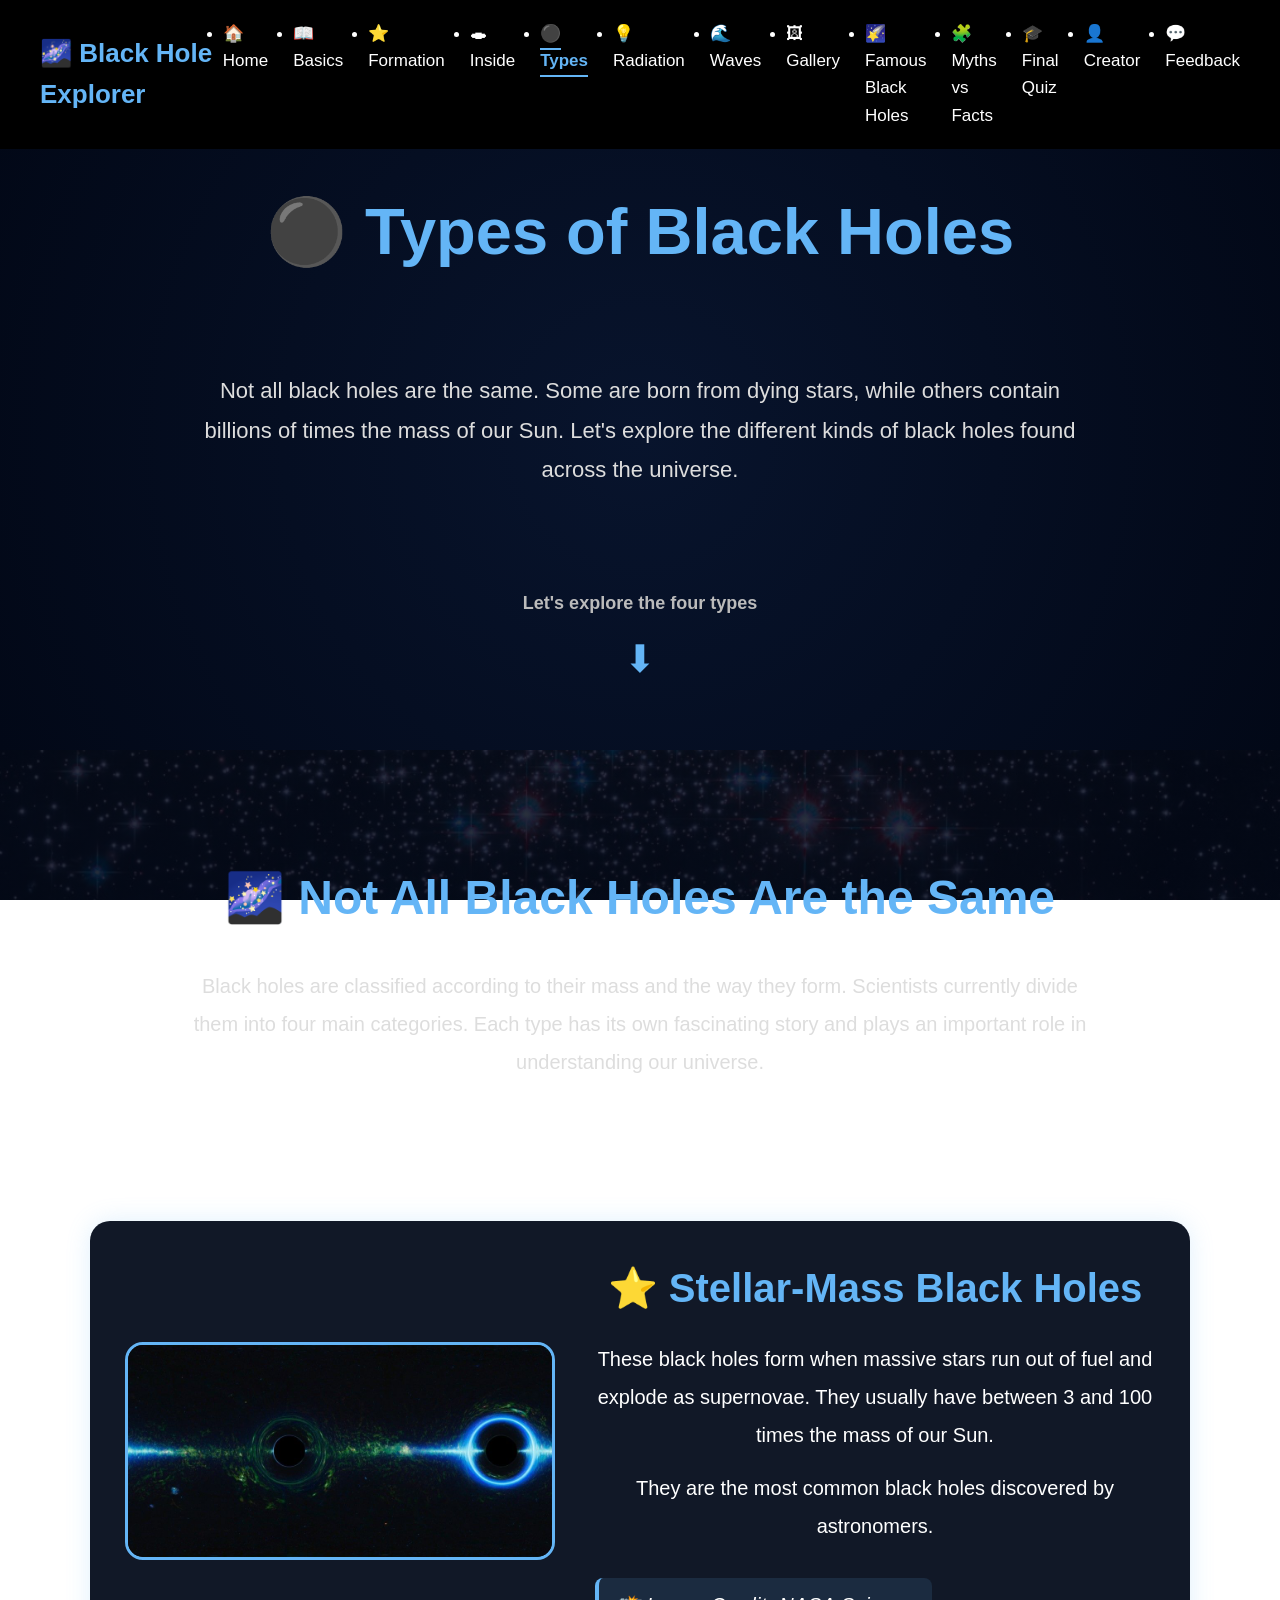
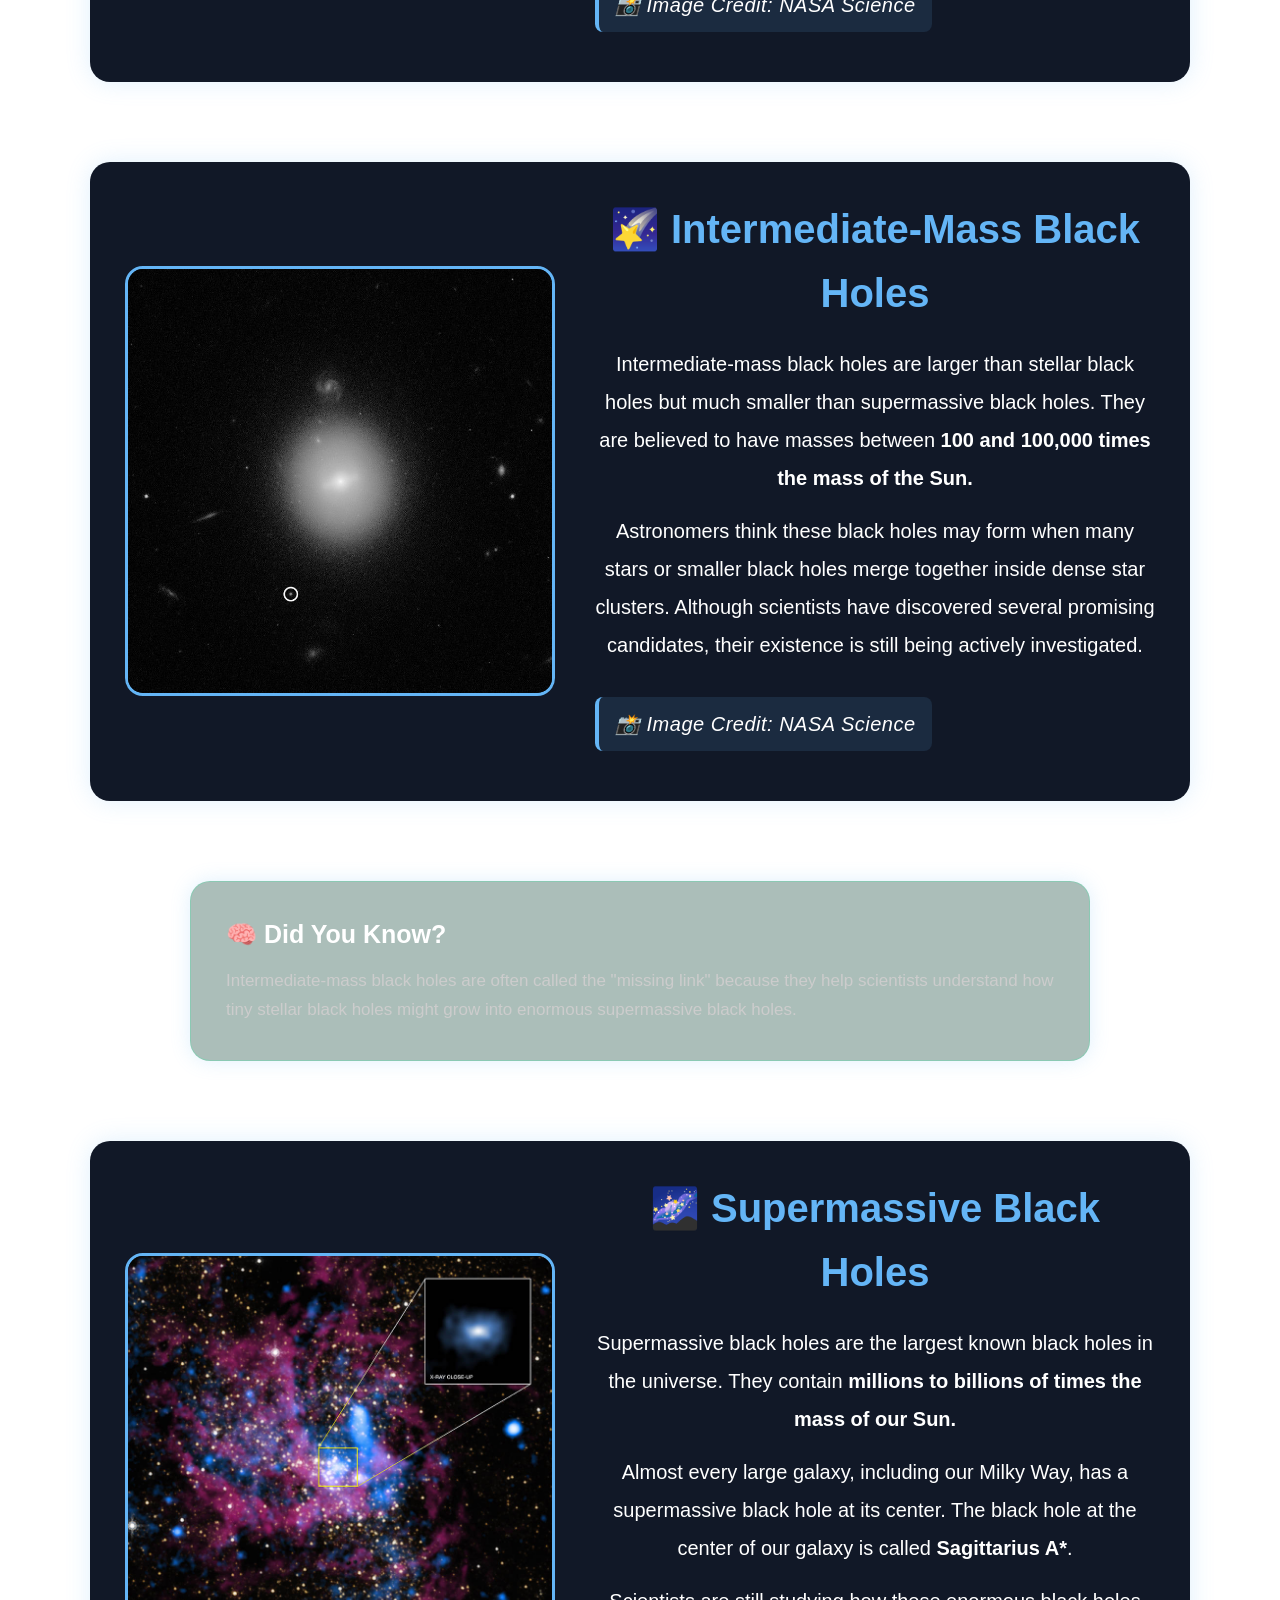
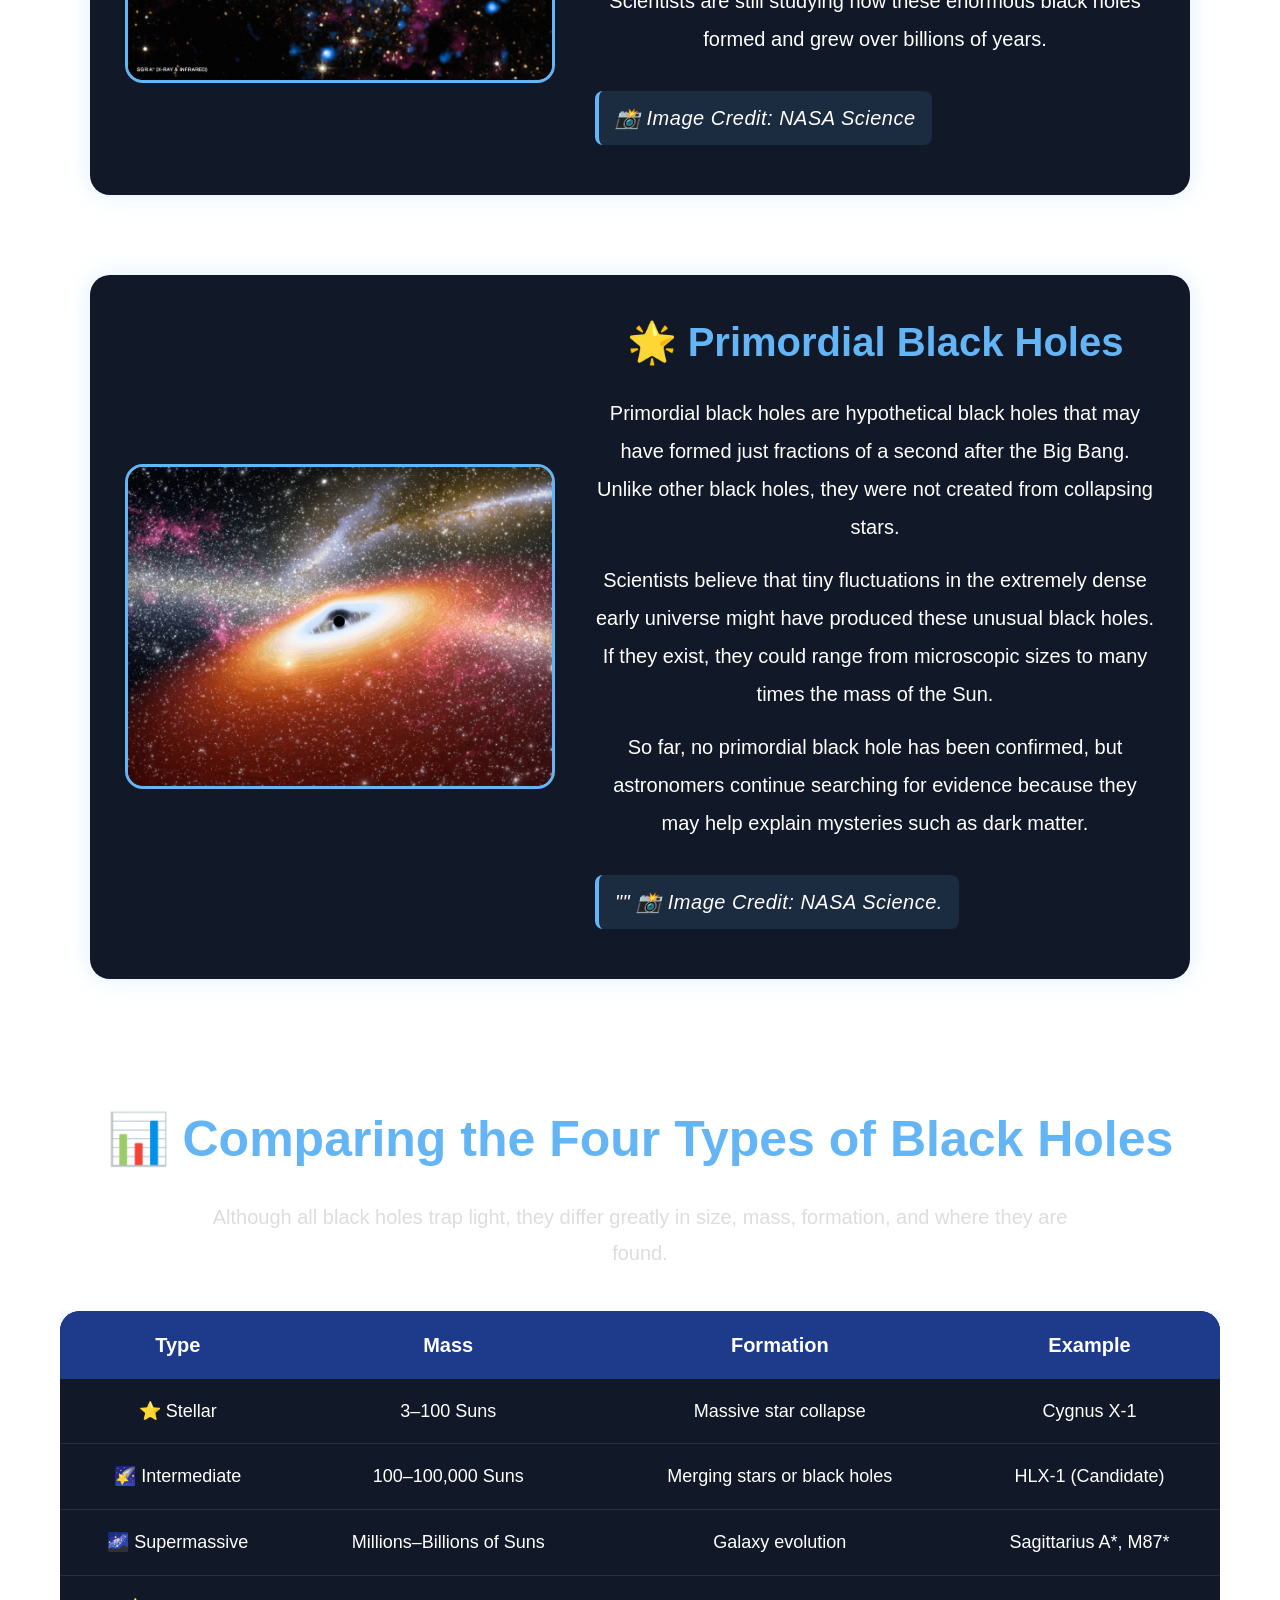
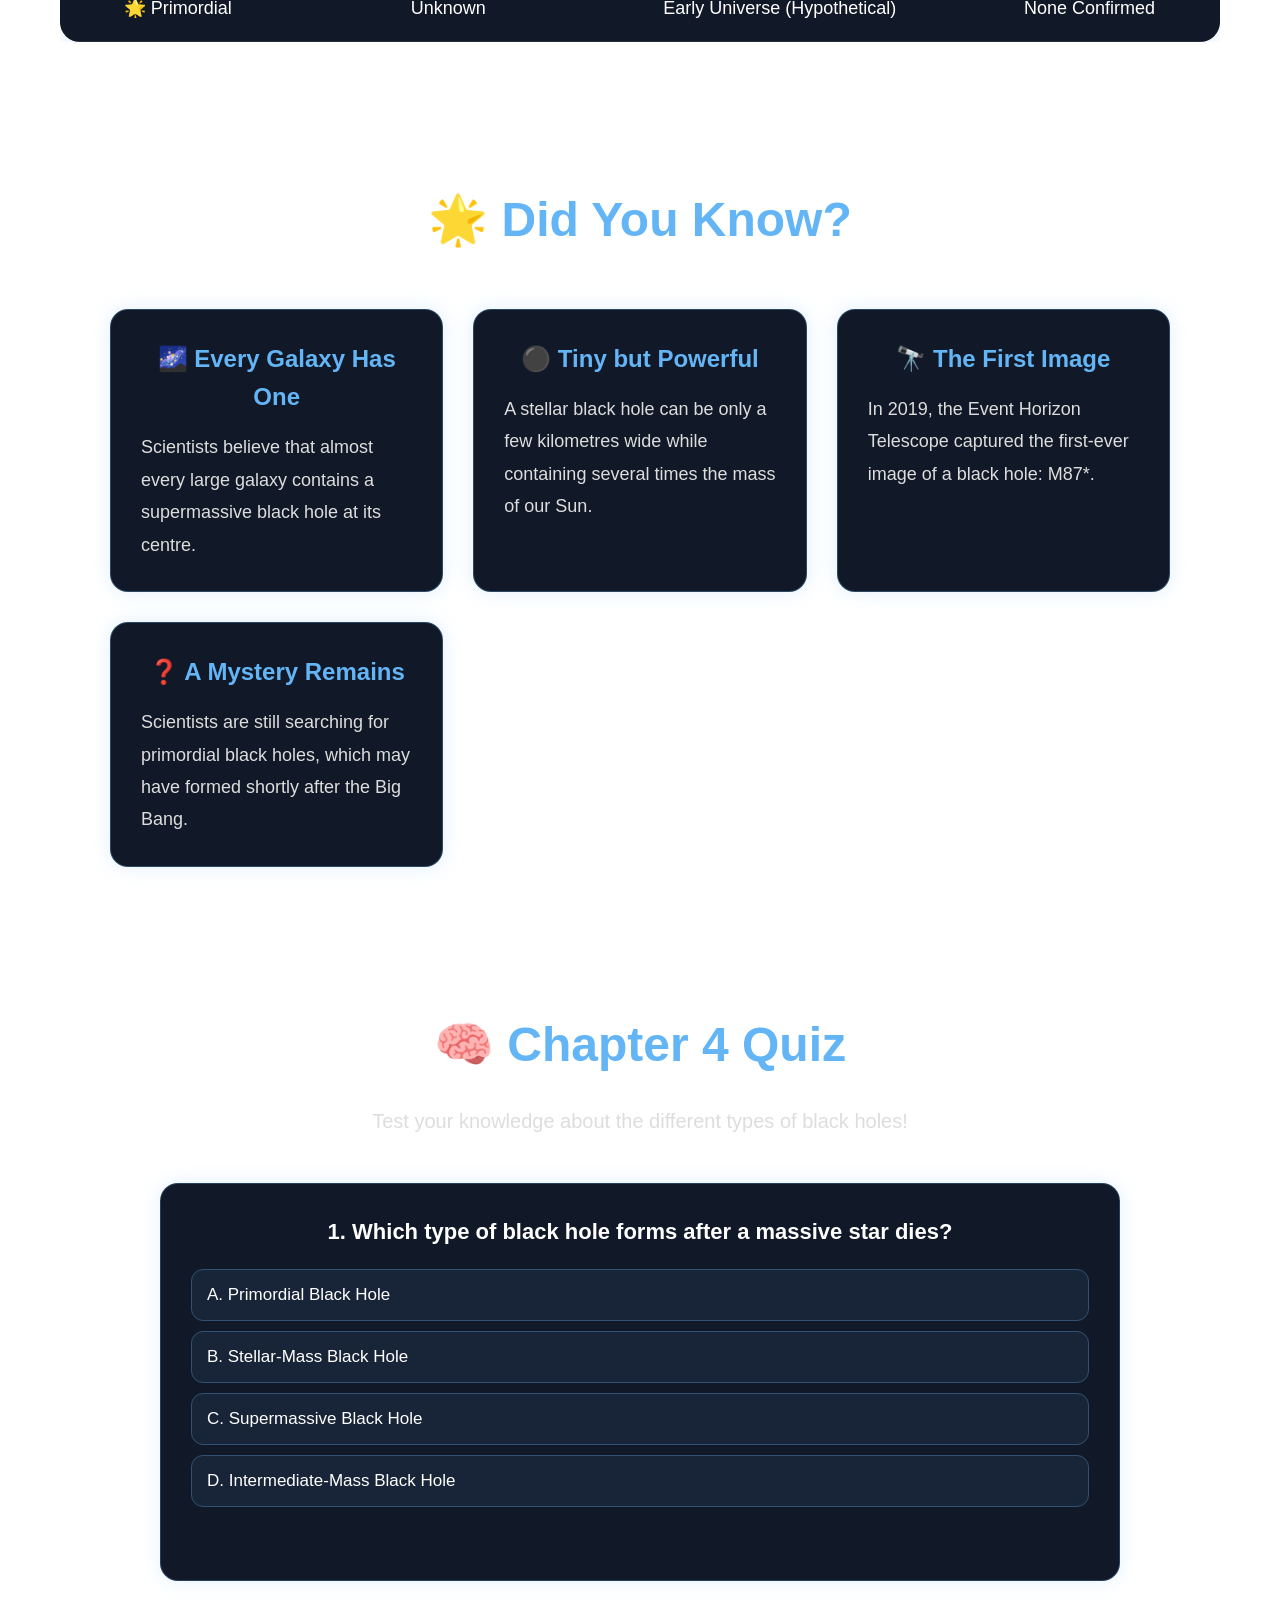
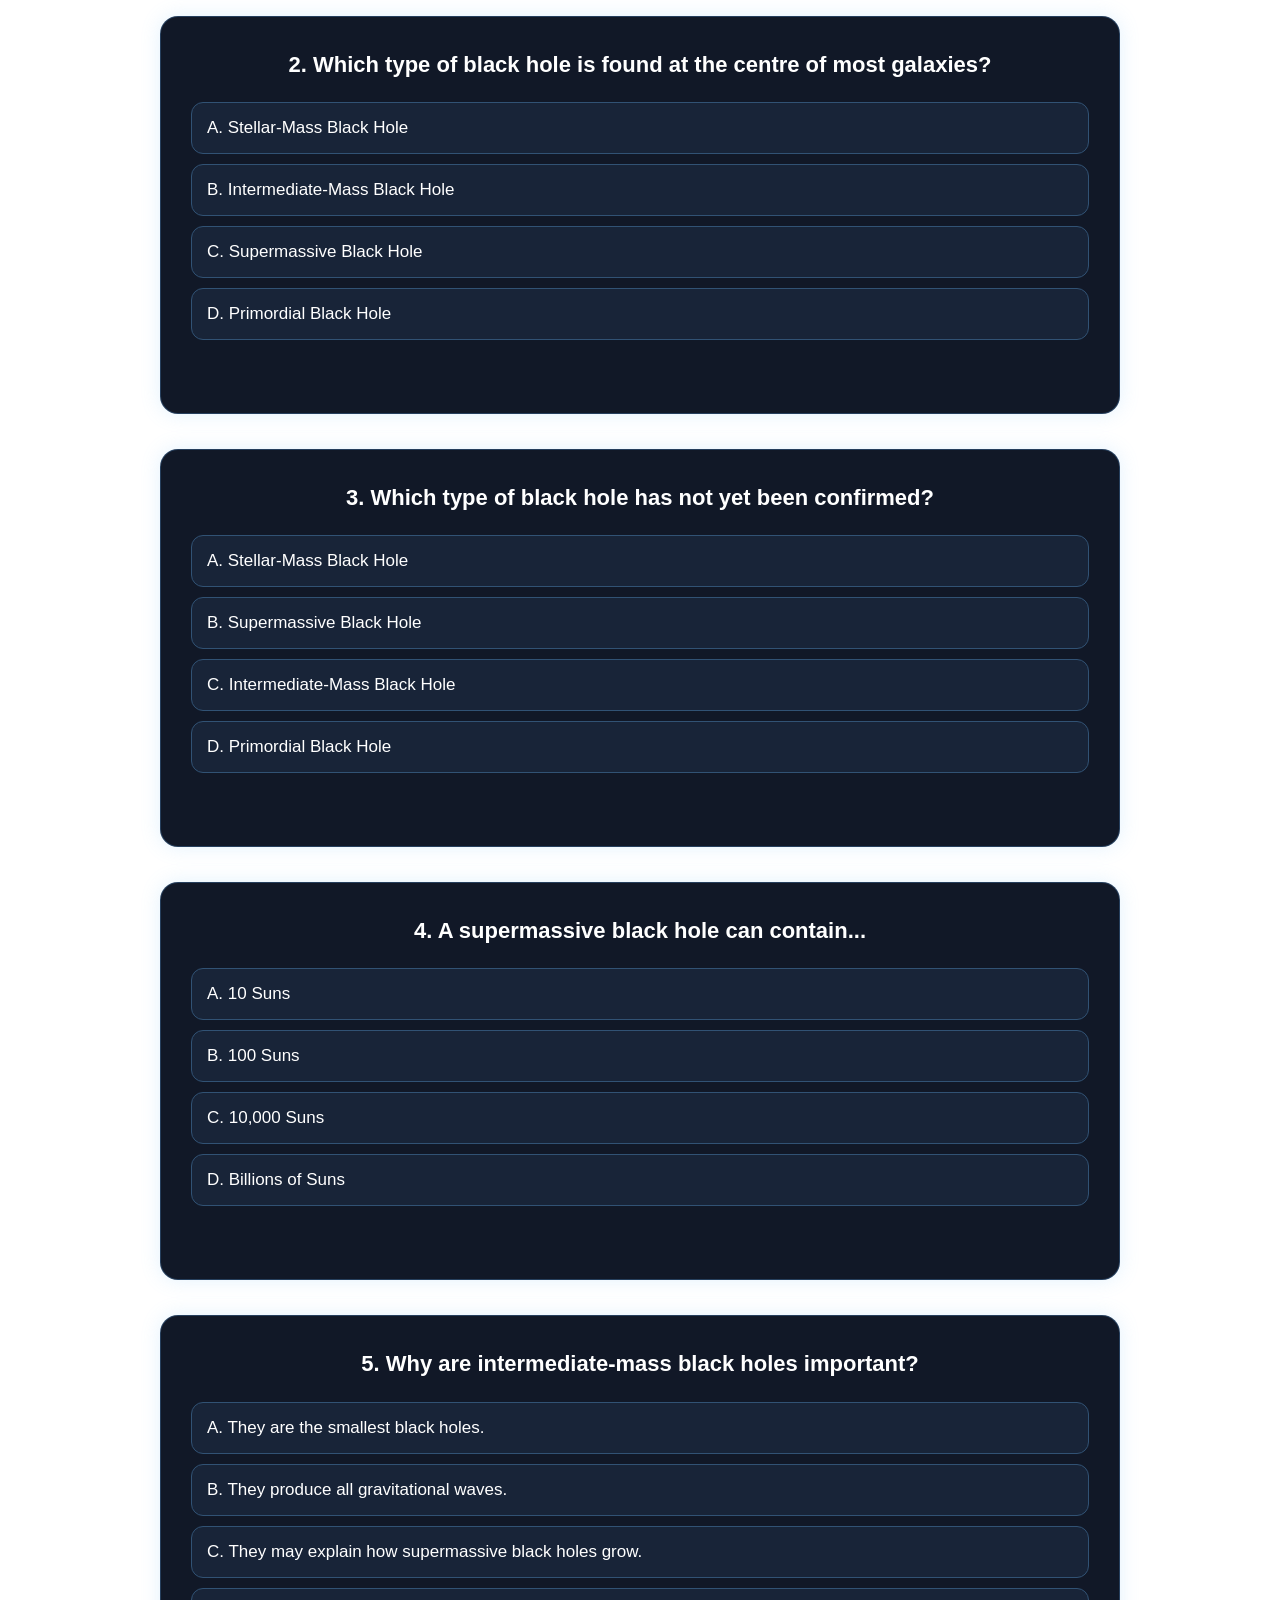
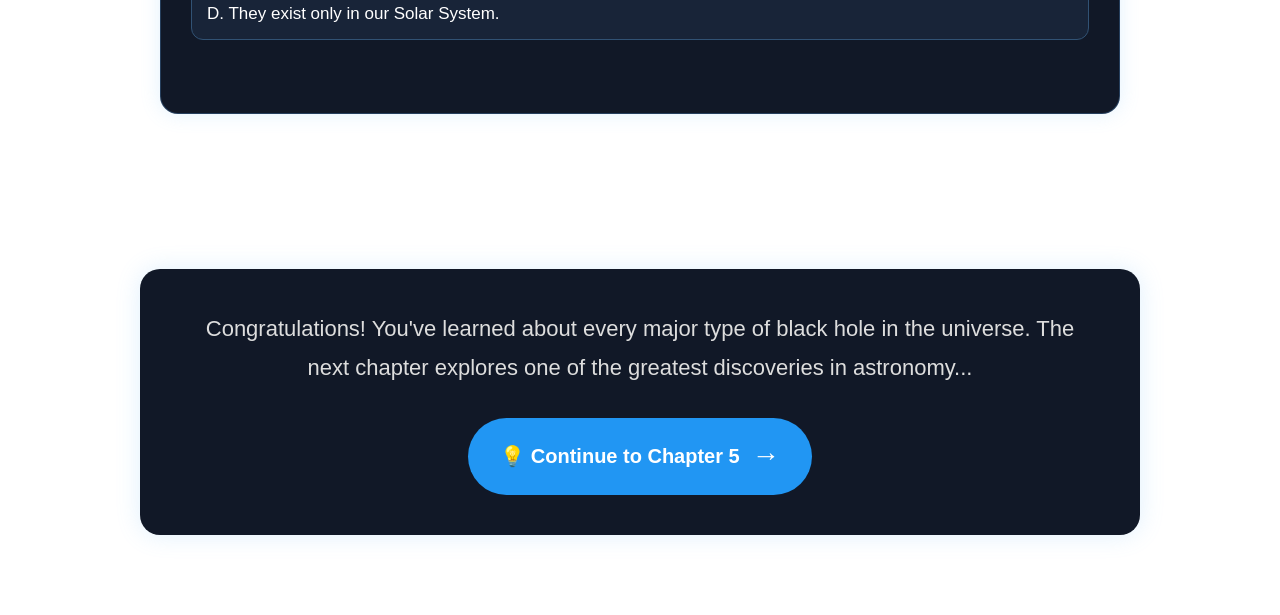
<file: types.html>
<!DOCTYPE html>
<html lang="en">

<head>
  
  <meta charset="UTF-8">
  
  <meta name="viewport" content="width=device-width, initial-scale=1.0">
  
  <title>Types of Black Holes</title>
  
  <link rel="stylesheet" href="style.css">
  
</head>

<body>
  
  <!-- ================= NAVBAR ================= -->
  
  <nav>
    
    <div class="logo">
      
      🌌 Black Hole Explorer
      
    </div>
    
    <ul class="menu">
      
      <li><a href="index.html">🏠 Home</a></li>
      
      <li><a href="basics.html">📖 Basics</a></li>
      
      <li><a href="formation.html">⭐ Formation</a></li>
      
      <li><a href="inside-blackhole.html">🕳Inside</a></li>

      
      <li><a href="types.html" class="active">⚫ Types</a></li>
      
     <li><a href="hawking-radiation.html">💡Radiation</a></li>
      
      <li><a href="gravitational-waves.html">🌊Waves</a></li>
      
      <li><a href="gallery.html">🖼Gallery</a></li>
      
      <li><a href="famous-black-holes.html">🌠 Famous Black Holes</a></li>


    <li><a href="myths-vs-facts.html">🧩 Myths vs Facts</a></li>
    
    <li><a href="final-quiz.html">🎓 Final Quiz</a></li>


      <li><a href="creator.html">👤 Creator</a></li>
      
      <li><a href="feedback.html">💬 Feedback</a></li>

      
    </ul>
    
  </nav>
  
  <!-- HERO -->
  
  <section class="hero4">
    
    <h1>⚫ Types of Black Holes</h1>
    
    <p>
      
      Not all black holes are the same.
      
      Some are born from dying stars, while others contain billions of times the mass of our Sun.
      
      Let's explore the different kinds of black holes found across the universe.
      
    </p>
    
    <div class="scroll-down">
      
      <p>Let's explore the four types</p>
      
      <a href="#intro">
      
        ⬇
        
      </a>
      
    </div>
    
  </section>
  
  <!-- INTRODUCTION -->
  
  <section id="intro" class="chapter-section">
    
    <h2>🌌 Not All Black Holes Are the Same</h2>
    
    <p>
      
      Black holes are classified according to their mass and the way they form.
      
      Scientists currently divide them into four main categories.
      
      Each type has its own fascinating story and plays an important role in understanding our universe.
      
    </p>
    
  </section>
  
  <!-- STELLAR -->
  
  <section class="type-card">
    
    <img src="images/stellar-black-hole.jpg" alt="Stellar Black Hole">
    
    <div>
      
      <h2>⭐ Stellar-Mass Black Holes</h2>
      
      <p>
        
        These black holes form when massive stars run out of fuel and explode as supernovae.
        
        They usually have between 3 and 100 times the mass of our Sun.
        
      </p>
      
      <p>
        
        They are the most common black holes discovered by astronomers.
        
      </p>
      
      <p class="credit">
        
        📸 Image Credit: NASA Science
        
      </p>
      
    </div>
    
  </section>
  <!-- ================= INTERMEDIATE-MASS BLACK HOLES ================= -->

<section class="type-card">

<img src="images/Intermediate-black-hole.png" alt="Intermediate-Mass Black Hole">

<div>

<h2>🌠 Intermediate-Mass Black Holes</h2>

<p>

Intermediate-mass black holes are larger than stellar black holes but much smaller than supermassive black holes.

They are believed to have masses between <strong>100 and 100,000 times the mass of the Sun.</strong>

</p>

<p>

Astronomers think these black holes may form when many stars or smaller black holes merge together inside dense star clusters.

Although scientists have discovered several promising candidates, their existence is still being actively investigated.

</p>

<p class="credit">

📸 Image Credit: NASA Science

</p>

</div>

</section>
<div class="fact-box">

<h3>🧠 Did You Know?</h3>

<p>

Intermediate-mass black holes are often called the "missing link" because they help scientists understand how tiny stellar black holes might grow into enormous supermassive black holes.

</p>

</div>
<!-- ================= SUPERMASSIVE BLACK HOLES ================= -->

<section class="type-card">

<img src="images/supermassive-black-hole.jpg" alt="Supermassive Black Hole">

<div>

<h2>🌌 Supermassive Black Holes</h2>

<p>

Supermassive black holes are the largest known black holes in the universe.

They contain <strong>millions to billions of times the mass of our Sun.</strong>

</p>

<p>

Almost every large galaxy, including our Milky Way, has a supermassive black hole at its center.

The black hole at the center of our galaxy is called <strong>Sagittarius A*</strong>.

</p>

<p>

Scientists are still studying how these enormous black holes formed and grew over billions of years.

</p>

<p class="credit">

📸 Image Credit: NASA Science

</p>

</div>

</section>
<!-- ================= PRIMORDIAL BLACK HOLES ================= -->

<section class="type-card">

<img src="images/primordial-black-hole.jpg" alt="Primordial Black Hole">

<div>

<h2>🌟 Primordial Black Holes</h2>

<p>

Primordial black holes are hypothetical black holes that may have formed just fractions of a second after the Big Bang.

Unlike other black holes, they were not created from collapsing stars.

</p>

<p>

Scientists believe that tiny fluctuations in the extremely dense early universe might have produced these unusual black holes.

If they exist, they could range from microscopic sizes to many times the mass of the Sun.

</p>

<p>

So far, no primordial black hole has been confirmed, but astronomers continue searching for evidence because they may help explain mysteries such as dark matter.

</p>

<p class="credit">
""
📸 Image Credit: NASA Science.

</p>

</div>

</section>
<!-- ================= COMPARISON TABLE ================= -->

<section class="comparison-table">

<h2>📊 Comparing the Four Types of Black Holes</h2>

<p class="table-intro">

Although all black holes trap light, they differ greatly in size, mass, formation, and where they are found.

</p>

<div class="table-container">

<table>

<tr>

<th>Type</th>

<th>Mass</th>

<th>Formation</th>

<th>Example</th>

</tr>

<tr>

<td>⭐ Stellar</td>

<td>3–100 Suns</td>

<td>Massive star collapse</td>

<td>Cygnus X-1</td>

</tr>

<tr>

<td>🌠 Intermediate</td>

<td>100–100,000 Suns</td>

<td>Merging stars or black holes</td>

<td>HLX-1 (Candidate)</td>

</tr>

<tr>

<td>🌌 Supermassive</td>

<td>Millions–Billions of Suns</td>

<td>Galaxy evolution</td>

<td>Sagittarius A*, M87*</td>

</tr>

<tr>

<td>🌟 Primordial</td>

<td>Unknown</td>

<td>Early Universe (Hypothetical)</td>

<td>None Confirmed</td>

</tr>

</table>

</div>

</section>
<!-- ================= DID YOU KNOW ================= -->

<section class="did-you-know">

<h2>🌟 Did You Know?</h2>

<div class="facts-grid">

<div class="fact-card">

<h3>🌌 Every Galaxy Has One</h3>

<p>

Scientists believe that almost every large galaxy contains a supermassive black hole at its centre.

</p>

</div>

<div class="fact-card">

<h3>⚫ Tiny but Powerful</h3>

<p>

A stellar black hole can be only a few kilometres wide while containing several times the mass of our Sun.

</p>

</div>

<div class="fact-card">

<h3>🔭 The First Image</h3>

<p>

In 2019, the Event Horizon Telescope captured the first-ever image of a black hole: M87*.

</p>

</div>

<div class="fact-card">

<h3>❓ A Mystery Remains</h3>

<p>

Scientists are still searching for primordial black holes, which may have formed shortly after the Big Bang.

</p>

</div>

</div>

</section>
<!-- ================= CHAPTER 4 QUIZ ================= -->

<section id="chapter4-quiz" class="chapter4-quiz">

<h2>🧠 Chapter 4 Quiz</h2>

<p class="quiz-intro">

Test your knowledge about the different types of black holes!

</p>

<!-- Question 1 -->

<div class="quiz-question">

<h3>1. Which type of black hole forms after a massive star dies?</h3>

<button onclick="checkAnswer(this,false)">A. Primordial Black Hole</button>

<button onclick="checkAnswer(this,true)">B. Stellar-Mass Black Hole</button>

<button onclick="checkAnswer(this,false)">C. Supermassive Black Hole</button>

<button onclick="checkAnswer(this,false)">D. Intermediate-Mass Black Hole</button>

<p class="answer-feedback"></p>

</div>

<!-- Question 2 -->

<div class="quiz-question">

<h3>2. Which type of black hole is found at the centre of most galaxies?</h3>

<button onclick="checkAnswer(this,false)">A. Stellar-Mass Black Hole</button>

<button onclick="checkAnswer(this,false)">B. Intermediate-Mass Black Hole</button>

<button onclick="checkAnswer(this,true)">C. Supermassive Black Hole</button>

<button onclick="checkAnswer(this,false)">D. Primordial Black Hole</button>

<p class="answer-feedback"></p>

</div>

<!-- Question 3 -->

<div class="quiz-question">

<h3>3. Which type of black hole has not yet been confirmed?</h3>

<button onclick="checkAnswer(this,false)">A. Stellar-Mass Black Hole</button>

<button onclick="checkAnswer(this,false)">B. Supermassive Black Hole</button>

<button onclick="checkAnswer(this,false)">C. Intermediate-Mass Black Hole</button>

<button onclick="checkAnswer(this,true)">D. Primordial Black Hole</button>

<p class="answer-feedback"></p>

</div>

<!-- Question 4 -->

<div class="quiz-question">

<h3>4. A supermassive black hole can contain...</h3>

<button onclick="checkAnswer(this,false)">A. 10 Suns</button>

<button onclick="checkAnswer(this,false)">B. 100 Suns</button>

<button onclick="checkAnswer(this,false)">C. 10,000 Suns</button>

<button onclick="checkAnswer(this,true)">D. Billions of Suns</button>

<p class="answer-feedback"></p>

</div>

<!-- Question 5 -->

<div class="quiz-question">

<h3>5. Why are intermediate-mass black holes important?</h3>

<button onclick="checkAnswer(this,false)">A. They are the smallest black holes.</button>

<button onclick="checkAnswer(this,false)">B. They produce all gravitational waves.</button>

<button onclick="checkAnswer(this,true)">C. They may explain how supermassive black holes grow.</button>

<button onclick="checkAnswer(this,false)">D. They exist only in our Solar System.</button>

<p class="answer-feedback"></p>

</div>

</section>
  <section class="chapter-navigation">

<p>

Congratulations! You've learned about every major type of black hole in the universe.

The next chapter explores one of the greatest discoveries in astronomy...

</p>

<a href="hawking-radiation.html" class="continue-chapter">

💡 Continue to Chapter 5

<span>→</span>

</a>

</section>
  <script src="script.js"></script>
  
</body>

</html>
</file>
<file: style.css>
/* RESET */

* {
  margin: 0;
  padding: 0;
  box-sizing: border-box;
}

html {
  scroll-behavior: smooth;
}

/* BODY */

body {
  background:
    linear-gradient(rgba(2, 8, 23, .75), rgba(2, 8, 23, .85)),
    url("images/stars.jpg");
  
  background-size: cover;
  background-position: center;
  background-attachment: fixed;
  
  color: white;
  font-family: Arial, sans-serif;
  line-height: 1.6;
  padding-top: 120px;
}
/* NAVIGATION */

nav {
  
  display: flex;
  
  justify-content: space-between;
  
  align-items: center;
  
  padding: 20px 40px;
  
  background: #000;
  
  position: fixed;
  
  top: 0;
  
  left: 0;
  
  width: 100%;
  
  z-index: 1000;
  
}

.logo {
  
  font-size: 26px;
  
  font-weight: bold;
  
  color: #64B5F6;
  
}

.menu {
  
  display: flex;
  
  gap: 25px;
  
}

.menu a {
  
  text-decoration: none;
  
  color: white;
  
  font-size: 17px;
  
  transition: .3s;
  
}

.menu a:hover {
  
  color: #64B5F6;
  
}

.menu a.active {
  
  color: #64B5F6;
  
  font-weight: bold;
  
  border-bottom: 2px solid #64B5F6;
  
  padding-bottom: 5px;
  
}

/* HERO */

.hero {
  max-width: 900px;
  margin: auto;
  padding: 100px 20px;
  text-align: center;
}

.hero h1 {
  font-size: 60px;
  color: #64B5F6;
  margin-bottom: 20px;
}

.hero p {
  font-size: 22px;
  max-width: 800px;
  margin: auto;
}

/* ALL SECTIONS */

section {
  padding: 80px 20px;
}

section h2 {
  text-align: center;
  font-size: 42px;
  color: #64B5F6;
  margin-bottom: 25px;
}

section p {
  max-width: 900px;
  margin: auto;
  text-align: center;
  font-size: 18px;
}

/* INDEX */

.cards {
  display: grid;
  grid-template-columns: repeat(auto-fit, minmax(250px, 1fr));
  gap: 25px;
  margin-top: 50px;
}

.card {
  background: #111827;
  padding: 25px;
  border-radius: 20px;
  text-align: center;
  transition: .3s;
  border: 1px solid rgba(100, 181, 246, .3);
}

.card:hover {
  transform: translateY(-8px);
  box-shadow: 0 0 20px #2196F3;
}

.card h3 {
  margin: 15px 0;
  color: #64B5F6;
}

/* TIMELINE */

.timeline p {
  margin: 18px auto;
  font-size: 20px;
}

/* MISSION CONTROL */

#mission-control {
  text-align: center;
}

.mission-text {
  margin-bottom: 50px;
}

.mission-grid {
  display: grid;
  grid-template-columns: repeat(auto-fit, minmax(250px, 1fr));
  gap: 25px;
  margin-top: 40px;
}

.mission-card {
  background: #111827;
  padding: 30px;
  border-radius: 20px;
  transition: .3s;
  border: 1px solid rgba(100, 181, 246, .3);
}

.mission-card:hover {
  transform: translateY(-10px);
  box-shadow: 0 0 25px #2196F3;
}

.mission-card h3 {
  color: #64B5F6;
  margin-bottom: 10px;
}

.mission-card h4 {
  margin-bottom: 15px;
  font-size: 22px;
}

.mission-end {
  margin-top: 50px;
  font-size: 22px;
  font-weight: bold;
  color: #64B5F6;
}

/* CREATOR */

.creator {
  padding: 80px 20px;
  text-align: center;
}

.creator p {
  max-width: 800px;
  margin: auto;
  font-size: 18px;
  line-height: 1.8;
}

/* FOOTER */

footer {
  background: #000814;
  padding: 40px 20px;
  text-align: center;
  margin-top: 60px;
  border-top: 1px solid rgba(255, 255, 255, 0.1);
}

footer h3 {
  color: #64B5F6;
  margin-bottom: 15px;
}

footer p {
  margin: 8px 0;
  color: #ccc;
}
/* STAR BACKGROUND */

.stars{
position:fixed;
top:0;
left:0;
width:100%;
height:100%;
background-image:
radial-gradient(2px 2px at 20px 30px,#fff,transparent),
radial-gradient(2px 2px at 120px 80px,#fff,transparent),
radial-gradient(1.5px 1.5px at 250px 150px,#fff,transparent),
radial-gradient(2px 2px at 400px 60px,#fff,transparent),
radial-gradient(2px 2px at 600px 200px,#fff,transparent),
radial-gradient(2px 2px at 800px 120px,#fff,transparent);
background-repeat:repeat;
background-size:900px 500px;
z-index:-2;
}
/* NEBULA */

.nebula{
position:fixed;
top:-200px;
right:-200px;
width:600px;
height:600px;
background:radial-gradient(circle,
rgba(100,181,246,.25) 0%,
rgba(156,39,176,.15) 40%,
transparent 70%);
filter:blur(50px);
z-index:-1;
animation:nebulaFloat 12s ease-in-out infinite alternate;
}

@keyframes nebulaFloat{

0%{
transform:translate(0,0);
}

100%{
transform:translate(-60px,40px);
}

}

/* BLACK HOLE IMAGE */
.hero-image-section{
width:100%;
display:flex;
flex-direction:column;
justify-content:center;
align-items:center;
padding:50px 20px;
text-align:center;
}
.hero-black-hole{
display:block;
width:400px;
max-width:90%;
height:auto;
margin:0 auto;
border-radius:20px;
box-shadow:0 0 25px rgba(100,181,246,.4);
}

.hero-black-hole:hover{
transform:scale(1.03);
}

.image-credit{
margin-top:12px;
text-align:center;
font-size:14px;
color:#bdbdbd;
font-style:italic;
}
.why{
margin-top:70px;
}
/* INDEX */

.index{
padding:100px 8%;
text-align:center;
}

.index h2{
font-size:48px;
color:#64B5F6;
margin-bottom:20px;
}

.index-text{
max-width:700px;
margin:0 auto 50px;
font-size:20px;
}

.index-grid{
display:grid;
grid-template-columns:repeat(auto-fit,minmax(240px,1fr));
gap:25px;
}

.index-card{
background:rgba(17,24,39,.8);
padding:30px;
border-radius:20px;
border:1px solid rgba(100,181,246,.3);
transition:.3s;
backdrop-filter:blur(10px);
}

.index-card:hover{
transform:translateY(-8px);
box-shadow:0 0 25px rgba(100,181,246,.5);
}

.index-card h3{
margin:15px 0;
color:#64B5F6;
font-size:22px;
}

.index-card p{
font-size:16px;
line-height:1.6;
}
.mission-objective{
margin-top:60px;
padding:30px;
background:rgba(17,24,39,.8);
border-radius:20px;
border:1px solid rgba(100,181,246,.3);
}

.mission-objective h3{
color:#64B5F6;
margin-bottom:15px;
font-size:28px;
}

.mission-objective p{
font-size:18px;
line-height:1.7;
}
/* FADE ANIMATION */

.hero,
.hero-image-section,
.why,
.index,
#mission-control,
.creator,
footer{
opacity:0;
transform:translateY(40px);
animation:fadeUp 1s ease forwards;
}

.hero{
animation-delay:.2s;
}

.hero-image-section{
animation-delay:.4s;
}

.why{
animation-delay:.6s;
}

.index{
animation-delay:.8s;
}

#mission-control{
animation-delay:1s;
}

.creator{
animation-delay:1.2s;
}

footer{
animation-delay:1.4s;
}

@keyframes fadeUp{

from{
opacity:0;
transform:translateY(40px);
}

to{
opacity:1;
transform:translateY(0);
}

}
.hero-black-hole{

animation:float 5s ease-in-out infinite;

}

@keyframes float{

0%{
transform:translateY(0);
}

50%{
transform:translateY(-15px);
}

100%{
transform:translateY(0);
}

}
.index-card{
text-decoration:none;
color:white;
}

.card-icon{
font-size:42px;
margin-bottom:15px;
}
/* CHAPTER IMAGE */

.chapter-image{
text-align:center;
margin:40px 0;
}

.chapter-blackhole{
width:700px;
max-width:90%;
height:auto;
border-radius:20px;
box-shadow:0 0 30px rgba(100,181,246,.4);
transition:transform .3s ease;
}

.chapter-blackhole:hover{
transform:scale(1.02);
}

.image-credit{
margin-top:10px;
font-size:14px;
color:#bdbdbd;
font-style:italic;
}
/* KEY FACTS */

.facts{
margin-top:70px;
text-align:center;
}

.facts h2{
font-size:42px;
color:#64B5F6;
margin-bottom:40px;
}

.facts-grid{
display:grid;
grid-template-columns:repeat(auto-fit,minmax(250px,1fr));
gap:25px;
margin-top:30px;
}

.fact-card{
background:rgba(17,24,39,.85);
padding:25px;
border-radius:20px;
border:1px solid rgba(100,181,246,.3);
box-shadow:0 0 15px rgba(100,181,246,.15);
transition:0.3s;
}

.fact-card:hover{
transform:translateY(-8px);
box-shadow:0 0 25px rgba(100,181,246,.4);
}

.fact-card h3{
color:#64B5F6;
margin-bottom:15px;
font-size:22px;
}

.fact-card p{
font-size:17px;
line-height:1.7;
text-align:left;
}
/* SIZE SECTION */

.size{
margin-top:80px;
text-align:center;
}

.size h2{
font-size:42px;
color:#64B5F6;
margin-bottom:20px;
}

.size-intro{
max-width:800px;
margin:0 auto 40px;
font-size:19px;
line-height:1.8;
}

.size-grid{
display:grid;
grid-template-columns:repeat(auto-fit,minmax(250px,1fr));
gap:25px;
}

.size-card{
background:rgba(17,24,39,.85);
padding:25px;
border-radius:20px;
border:1px solid rgba(100,181,246,.3);
transition:.3s;
}

.size-card:hover{
transform:translateY(-8px);
box-shadow:0 0 20px rgba(100,181,246,.4);
}

.size-card h3{
color:#64B5F6;
margin:15px 0;
}

.size-card p{
text-align:left;
line-height:1.7;
}
/* JOURNEY THROUGH SCALE */

.journey{
padding:80px 20px;
max-width:900px;
margin:auto;
text-align:center;
}

.journey h2{
font-size:42px;
color:#64B5F6;
margin-bottom:20px;
}

.journey p{
font-size:19px;
line-height:1.8;
margin-bottom:40px;
}

.journey-step{
background:rgba(17,24,39,.85);
border:1px solid rgba(100,181,246,.3);
border-radius:20px;
padding:30px;
margin:30px 0;
transition:.3s;
box-shadow:0 0 15px rgba(100,181,246,.15);
}

.journey-step:hover{
transform:translateY(-8px);
box-shadow:0 0 25px rgba(100,181,246,.4);
}

.journey-step img{
width:250px;
max-width:100%;
height:auto;
border-radius:15px;
margin-bottom:20px;
}

.journey-step h3{
font-size:28px;
color:#64B5F6;
margin-bottom:15px;
}

.journey-step p{
font-size:18px;
margin:0;
line-height:1.7;
}

.arrow{
font-size:45px;
color:#64B5F6;
margin:10px 0;
animation:floatArrow 2s ease-in-out infinite;
}

@keyframes floatArrow{

0%{
transform:translateY(0);
}

50%{
transform:translateY(10px);
}

100%{
transform:translateY(0);
}

}
/* JOURNEY */

.journey-container {
  
  text-align: center;
  padding: 120px 20px;
  
}

.scene {
  
  transition: opacity .8s ease,
    transform .8s ease;
  
}

.scene.fade {
  
  opacity: 0;
  
  transform: scale(.7);
  
}

#spaceImage {
  
  width: 420px;
  
  max-width: 90%;
  
  transition: all .8s ease;
  
  border-radius: 20px;
  
  box-shadow: 0 0 25px #64B5F6;
  
}

#nextBtn {
  
  margin-top: 40px;
  
  padding: 15px 35px;
  
  font-size: 20px;
  
  border: none;
  
  border-radius: 50px;
  
  background: #2196F3;
  
  color: white;
  
  cursor: pointer;
  
}
/* NASA VIDEO */

.comparison-video{

max-width:900px;

margin:100px auto;

text-align:center;

padding:20px;

}

.comparison-video h2{

font-size:42px;

color:#64B5F6;

margin-bottom:20px;

}

.comparison-video p{

font-size:20px;

line-height:1.8;

margin-bottom:25px;

}

.comparison-video video{

width:100%;

border-radius:20px;

box-shadow:0 0 25px rgba(100,181,246,.5);

}

.credit{

margin-top:20px;

font-size:16px;

font-style:italic;

color:#b0c4de;

}

.continue-btn{

display:inline-block;

margin-top:30px;

padding:15px 35px;

background:#2196F3;

color:white;

text-decoration:none;

border-radius:50px;

transition:.3s;

}

.continue-btn:hover{

background:#64B5F6;

transform:scale(1.05);

}
/* COMPARISON */

.comparison{

margin-top:80px;

text-align:center;

}

.comparison h2{

font-size:42px;

color:#64B5F6;

margin-bottom:20px;

}

.comparison-intro{

max-width:800px;

margin:auto;

line-height:1.8;

margin-bottom:40px;

}

.compare-card{

background:rgba(17,24,39,.85);

padding:25px;

margin:30px auto;

max-width:700px;

border-radius:20px;

border:1px solid rgba(100,181,246,.3);

}

.compare-card img{

width:100%;

max-width:450px;

border-radius:20px;

margin-bottom:20px;

transition:.3s;

}

.compare-card img:hover{

transform:scale(1.03);

}

.compare-card h3{

color:#64B5F6;

margin-bottom:15px;

}
.section-credit{
    text-align:center;
    font-size:15px;
    color:#b0c4de;
    font-style:italic;
    margin-top:20px;
}
#anatomy{

padding:100px 20px;

text-align:center;

}

.anatomy-intro{

max-width:850px;

margin:auto;

line-height:1.8;

margin-bottom:40px;

}

.anatomy-image{

width:100%;

max-width:700px;

border-radius:20px;

box-shadow:0 0 25px rgba(100,181,246,.4);

margin-bottom:40px;

}

.anatomy-grid{

display:grid;

grid-template-columns:repeat(auto-fit,minmax(250px,1fr));

gap:25px;

}

.anatomy-card{

background:#111827;

padding:25px;

border-radius:20px;

border:1px solid rgba(100,181,246,.3);

transition:.3s;

}

.anatomy-card:hover{

transform:translateY(-8px);

box-shadow:0 0 20px rgba(100,181,246,.35);

}

.anatomy-card h3{

color:#64B5F6;

margin-bottom:15px;

}
.did-you-know{

padding:80px 20px;

text-align:center;

}

.fact-box{

max-width:850px;

margin:auto;

background:#0f172a;

padding:35px;

border-left:6px solid #64B5F6;

border-radius:20px;

font-size:20px;

line-height:1.8;

}
.quiz{

padding:100px 20px;

text-align:center;

}

.question{

background:#111827;

padding:25px;

margin:30px auto;

max-width:800px;

border-radius:20px;

}

.question button{

margin:10px;

padding:12px 25px;

border:none;

border-radius:50px;

background:#2196F3;

color:white;

cursor:pointer;

transition:.3s;

}

.question button:hover{

background:#64B5F6;

}
.question button.correct{

background:#22c55e;

}

.question button.wrong{

background:#ef4444;

}

.result{

margin-top:15px;

font-weight:bold;

font-size:18px;

color:#dbeafe;

}
.quiz-complete{

display:none;

margin-top:50px;

padding:35px;

background:#0f172a;

border:2px solid #64B5F6;

border-radius:20px;

text-align:center;

animation:fadeIn .8s;

}

.quiz-complete h3{

color:#64B5F6;

margin-bottom:20px;

}

.next-btn{

display:inline-block;

margin-top:20px;

padding:15px 35px;

background:#2196F3;

color:white;

text-decoration:none;

border-radius:50px;

font-weight:bold;

transition:.3s;

}

.next-btn:hover{

background:#64B5F6;

transform:scale(1.05);

}

@keyframes fadeIn{

from{opacity:0;transform:translateY(20px);}

to{opacity:1;transform:translateY(0);}

}
.next-chapter{
max-width:900px;
margin:100px auto;
padding:50px 30px;
text-align:center;
background:#0f172a;
border:2px solid #64B5F6;
border-radius:25px;
box-shadow:0 0 30px rgba(100,181,246,.2);
}

.next-chapter h2{
font-size:42px;
color:#64B5F6;
margin-bottom:20px;
}

.next-chapter p{
font-size:20px;
line-height:1.8;
color:#ddd;
margin-bottom:35px;
}
nav{

display:flex;

justify-content:space-between;

align-items:center;

padding:20px 40px;

background:#000;

position:fixed;

top:0;

left:0;

width:100%;

z-index:1000;

}

.logo{

font-size:26px;

font-weight:bold;

color:#64B5F6;

}

.menu{

display:flex;

gap:25px;

}

.menu a{

text-decoration:none;

color:white;

font-size:17px;

transition:.3s;

}

.menu a:hover{

color:#64B5F6;

}

.menu a.active{

color:#64B5F6;

font-weight:bold;

border-bottom:2px solid #64B5F6;

padding-bottom:5px;

}
/* ==========================
   HERO SECTION
========================== */

.hero2{

padding:140px 20px 100px;

text-align:center;

}

.hero2 h1{

font-size:60px;

color:#64B5F6;

margin-bottom:20px;

}

.hero2 p{

max-width:900px;

margin:auto;

font-size:22px;

line-height:1.8;

color:#ddd;

}

.hero-image{

width:100%;

max-width:850px;

margin-top:40px;

border-radius:25px;

box-shadow:0 0 30px rgba(100,181,246,.4);

transition:.5s;

}

.hero-image:hover{

transform:scale(1.02);

}

.continue-btn{

display:inline-block;

margin-top:40px;

padding:16px 40px;

background:#2196F3;

color:white;

text-decoration:none;

border-radius:50px;

font-size:20px;

font-weight:bold;

transition:.3s;

}

.continue-btn:hover{

background:#64B5F6;

transform:translateY(-5px);

}


/* ==========================
   CHAPTER SECTIONS
========================== */

.formation-section{

max-width:1000px;

margin:100px auto;

padding:20px;

text-align:center;

}

.formation-section h2{

font-size:48px;

color:#64B5F6;

margin-bottom:25px;

}

.formation-section p{

font-size:20px;

line-height:1.9;

color:#ddd;

margin-top:25px;

}


/* ==========================
   IMAGES
========================== */

.chapter-image{

width:100%;

max-width:800px;

border-radius:20px;

box-shadow:0 0 25px rgba(100,181,246,.35);

transition:.5s;

}

.chapter-image:hover{

transform:scale(1.03);

}


/* ==========================
   VIDEO
========================== */

.chapter-video{

width:100%;

max-width:850px;

border-radius:20px;

box-shadow:0 0 30px rgba(100,181,246,.4);

}


/* ==========================
   FACT BOX
========================== */

.fact-box{

max-width:850px;

margin:50px auto;

padding:30px;

background:#101827;

border-left:6px solid #64B5F6;

border-radius:20px;

font-size:19px;

line-height:1.8;

color:white;

box-shadow:0 0 20px rgba(100,181,246,.2);

}


/* ==========================
   QUIZ
========================== */

.quiz-section{

max-width:900px;

margin:100px auto;

text-align:center;

padding:20px;

}

.quiz-section h2{

font-size:46px;

color:#64B5F6;

margin-bottom:20px;

}


/* ==========================
   NEXT CHAPTER
========================== */

.next-chapter{

text-align:center;

padding:100px 20px;

}


/* ==========================
   IMAGE CREDITS
========================== */

.section-credit{

margin-top:15px;

font-size:15px;

font-style:italic;

color:#8ab4f8;

}

.chapter-end {
  
  max-width: 1000px;
  
  margin: 120px auto;
  
  text-align: center;
  
  padding: 20px;
  
}

.chapter-end h2 {
  
  font-size: 50px;
  
  color: #64B5F6;
  
  margin-bottom: 25px;
  
}

.chapter-end p {
  
  font-size: 22px;
  
  line-height: 1.9;
  
  color: #ddd;
  
  margin-bottom: 40px;
  
}
.quiz-card{

background:#101827;

padding:35px;

border-radius:20px;

margin:40px auto;

max-width:900px;

box-shadow:0 0 20px rgba(100,181,246,.2);

}

.quiz-card h3{

font-size:28px;

margin-bottom:25px;

}

.quiz-card button{

margin:10px;

padding:14px 28px;

border:none;

border-radius:40px;

background:#2196F3;

color:white;

font-size:18px;

cursor:pointer;

transition:.3s;

}

.quiz-card button:hover{

transform:scale(1.08);

background:#42A5F5;

}

.correct{

background:#2ECC71 !important;

}

.wrong{

background:#E53935 !important;

}

.result{

margin-top:20px;

font-size:22px;

font-weight:bold;

color:white;

}
/* ===========================
   CHAPTER 3 - INSIDE A BLACK HOLE
=========================== */

.hero3{
    min-height:20vh;
    display:flex;
    flex-direction:column;
    justify-content:center;
    align-items:center;
    text-align:center;
    padding:40px;
}

.hero3 h1{
    font-size:65px;
    color:#64B5F6;
    margin-bottom:20px;
}

.hero3 p{
    max-width:850px;
    font-size:22px;
    line-height:1.8;
    color:#ddd;
}

.begin-btn{
    display:inline-block;
    margin-top:40px;
    padding:18px 45px;
    background:#2196F3;
    color:white;
    text-decoration:none;
    border-radius:50px;
    font-size:20px;
    font-weight:bold;
    transition:.3s;
}

.begin-btn:hover{
    background:#42A5F5;
    transform:translateY(-5px);
}

.chapter-section{
    max-width:1100px;
    margin:120px auto;
    padding:20px;
    text-align:center;
}

.chapter-section h2{
    font-size:48px;
    color:#64B5F6;
    margin-bottom:30px;
}

.chapter-section p{
    font-size:20px;
    line-height:1.9;
    color:#ddd;
    margin-bottom:30px;
}

.chapter-video{
    width:100%;
    max-width:900px;
    border-radius:20px;
    box-shadow:0 0 30px rgba(100,181,246,.35);
}

.chapter-image{
    width:100%;
    max-width:850px;
    border-radius:20px;
    margin-bottom:30px;
    box-shadow:0 0 25px rgba(100,181,246,.30);
    transition:.4s;
}

.chapter-image:hover{
    transform:scale(1.03);
}

.credit{
    margin-top:15px;
    color:#8ab4f8;
    font-size:15px;
    font-style:italic;
}

.fact-box{
    max-width:900px;
    margin:80px auto;
    padding:30px;
    background:#101827;
    border-left:6px solid #64B5F6;
    border-radius:20px;
    box-shadow:0 0 20px rgba(100,181,246,.2);
}

.fact-box h2{
    color:#64B5F6;
    margin-bottom:20px;
}

.fact-box p,
.fact-box li{
    color:white;
    font-size:20px;
    line-height:1.8;
}

.fact-box ul{
    text-align:left;
    display:inline-block;
}

.quiz-section{
    max-width:950px;
    margin:100px auto;
    text-align:center;
}

.chapter-end{
    max-width:1000px;
    margin:120px auto;
    text-align:center;
    padding:20px;
}

.chapter-end h2{
    color:#64B5F6;
    font-size:50px;
    margin-bottom:20px;
}

.chapter-end p{
    color:#ddd;
    font-size:22px;
    line-height:1.8;
    margin-bottom:40px;
}

/* Smooth fade animation */

.hero3,
.chapter-section,
.fact-box,
.quiz-section,
.chapter-end{
    animation:fadeUp 1s ease;
}

@keyframes fadeUp{

from{
opacity:0;
transform:translateY(40px);
}

to{
opacity:1;
transform:translateY(0);
}

}

/* Mobile */

@media(max-width:768px){

.hero3 h1{
font-size:42px;
}

.chapter-section h2{
font-size:34px;
}

.hero3 p,
.chapter-section p,
.fact-box p{
font-size:18px;
}

.begin-btn{
font-size:18px;
padding:15px 30px;
}

}
/* Scroll Down */

.scroll-down{
    margin-top:60px;
    text-align:center;
    animation:floatArrow 2s infinite;
}

.scroll-down p{
    color:#64B5F6;
    font-size:22px;
    font-weight:bold;
    margin-bottom:10px;
}

.scroll-down a{
    text-decoration:none;
    font-size:55px;
    color:white;
    transition:0.3s;
}

.scroll-down a:hover{
    color:#64B5F6;
}

@keyframes floatArrow{

0%{
transform:translateY(0);
}

50%{
transform:translateY(12px);
}

100%{
transform:translateY(0);
}

}
/* ================= TIME DILATION ================= */

.time-dilation{

max-width:1100px;

margin:auto;

padding:80px 20px;

text-align:center;

}

.time-dilation h2{

font-size:50px;

color:#66b3ff;

margin-bottom:30px;

}

.time-dilation .intro{

font-size:22px;

line-height:1.8;

color:white;

max-width:900px;

margin:auto;

margin-bottom:50px;

}

.time-card{

display:flex;

flex-wrap:wrap;

align-items:center;

justify-content:center;

gap:35px;

background:#111827;

padding:35px;

border-radius:20px;

box-shadow:0 0 20px rgba(0,150,255,.25);

margin-bottom:45px;

}

.time-card img{

width:430px;

max-width:100%;

border-radius:18px;

border:3px solid #3ea6ff;

}

.time-text{

flex:1;

text-align:left;

min-width:300px;

}

.time-text h3{

color:#66b3ff;

font-size:32px;

margin-bottom:15px;

}

.time-text p{

font-size:20px;

line-height:1.9;

color:white;

}

.fact-box{

background:#14213d;

padding:30px;

border-left:6px solid #4dabff;

border-radius:15px;

margin:40px auto;

max-width:900px;

}

.fact-box h3{

color:#66b3ff;

margin-bottom:15px;

font-size:30px;

}

.fact-box p{

font-size:20px;

line-height:1.8;

color:white;

}

.quote-box{

margin-top:45px;

background:#0f172a;

padding:30px;

border-radius:15px;

font-style:italic;

font-size:24px;

color:#8fd3ff;

box-shadow:0 0 20px rgba(0,180,255,.25);

}

.next-section{

margin-top:70px;

}

.next-section p{

font-size:24px;

color:white;

margin-bottom:20px;

}

.next-section a{

display:inline-block;

padding:18px 35px;

background:#3ea6ff;

color:white;

text-decoration:none;

border-radius:50px;

font-size:22px;

transition:.3s;

}

.next-section a:hover{

background:#0ea5e9;

transform:translateY(5px);

}
/* SPAGHETTIFICATION */

.spag-section{

max-width:1100px;

margin:auto;

padding:80px 20px;

text-align:center;

}

.spag-section h2{

font-size:52px;

color:#66b3ff;

margin-bottom:30px;

}

.spag-section .intro{

font-size:22px;

line-height:1.8;

color:white;

margin-bottom:50px;

}

.spag-card{

display:flex;

flex-wrap:wrap;

gap:35px;

align-items:center;

justify-content:center;

background:#111827;

padding:35px;

border-radius:20px;

box-shadow:0 0 20px rgba(0,180,255,.25);

}

.spag-card img{

width:420px;

max-width:100%;

border-radius:18px;

border:3px solid #4dabff;

}

.spag-text{

flex:1;

text-align:left;

min-width:300px;

}

.spag-text h3{

color:#66b3ff;

font-size:32px;

margin-bottom:15px;

}

.spag-text p{

color:white;

font-size:20px;

line-height:1.9;

}

.warning-box{

background:#2b0d0d;

border-left:6px solid red;

padding:30px;

margin-top:40px;

border-radius:15px;

}

.warning-box h3{

color:#ff6b6b;

font-size:28px;

margin-bottom:15px;

}

.warning-box p{

color:white;

font-size:19px;

line-height:1.8;

}
/* ================= SINGULARITY ================= */

.singularity-section {

    max-width: 1100px;
    margin: auto;
    padding: 100px 20px;

    text-align: center;

}

.singularity-section h2 {

    font-size: 52px;
    color: #66b3ff;

    margin-bottom: 30px;

}

.singularity-intro {

    max-width: 850px;

    margin: 0 auto 55px;

    font-size: 22px;
    line-height: 1.8;

    color: white;

}

.singularity-card {

    display: flex;

    flex-wrap: wrap;

    align-items: center;
    justify-content: center;

    gap: 40px;

    padding: 35px;

    background: #111827;

    border-radius: 22px;

    box-shadow: 0 0 25px rgba(0, 180, 255, 0.25);

}

.singularity-image {

    width: 430px;
    max-width: 100%;

    border-radius: 18px;

    border: 3px solid #4dabff;

}

.singularity-text {

    flex: 1;

    min-width: 300px;

    text-align: left;

}

.singularity-text h3 {

    font-size: 32px;

    color: #66b3ff;

    margin-bottom: 20px;

}

.singularity-text p {

    font-size: 19px;

    line-height: 1.9;

    color: white;

    margin-bottom: 20px;

}

.mystery-box {

    max-width: 900px;

    margin: 50px auto;

    padding: 35px;

    background: #101b30;

    border-left: 6px solid #8b5cf6;

    border-radius: 18px;

    box-shadow: 0 0 20px rgba(139, 92, 246, 0.2);

}

.mystery-box h3 {

    font-size: 30px;

    color: #b794f4;

    margin-bottom: 18px;

}

.mystery-box p {

    color: white;

    font-size: 19px;

    line-height: 1.8;

}

@media (max-width: 768px) {

    .singularity-section h2 {

        font-size: 38px;

    }

    .singularity-intro {

        font-size: 18px;

    }

    .singularity-text {

        text-align: center;

    }

    .singularity-text h3 {

        font-size: 27px;

    }

}
/* ================= DID YOU KNOW ================= */

.did-you-know-section {

    max-width: 1100px;
    margin: auto;

    padding: 100px 20px;

    text-align: center;

}

.did-you-know-section h2 {

    font-size: 52px;

    color: #66b3ff;

    margin-bottom: 25px;

}

.did-you-know-intro {

    max-width: 800px;

    margin: 0 auto 55px;

    color: white;

    font-size: 21px;

    line-height: 1.8;

}

.facts-grid {

    display: grid;

    grid-template-columns: repeat(2, 1fr);

    gap: 30px;

}

.did-fact-card {

    padding: 35px;

    background: #111827;

    border-radius: 20px;

    border: 1px solid rgba(102, 179, 255, 0.25);

    box-shadow: 0 0 20px rgba(0, 150, 255, 0.15);

    transition: 0.3s;

}

.did-fact-card:hover {

    transform: translateY(-8px);

    box-shadow: 0 0 30px rgba(0, 170, 255, 0.3);

}

.fact-icon {

    font-size: 45px;

    margin-bottom: 15px;

}

.did-fact-card h3 {

    color: #66b3ff;

    font-size: 27px;

    margin-bottom: 15px;

}

.did-fact-card p {

    color: #ddd;

    font-size: 18px;

    line-height: 1.8;

}

.fact-ending {

    margin-top: 70px;

}

.fact-ending p {

    color: white;

    font-size: 23px;

    line-height: 1.7;

}

.next-arrow {

    display: inline-block;

    margin-top: 20px;

    color: #66b3ff;

    text-decoration: none;

    font-size: 21px;

    font-weight: bold;

    transition: 0.3s;

}

.next-arrow:hover {

    color: white;

    transform: translateY(5px);

}


/* MOBILE */

@media (max-width: 700px) {

    .did-you-know-section h2 {

        font-size: 38px;

    }

    .facts-grid {

        grid-template-columns: 1fr;

    }

    .did-you-know-intro {

        font-size: 18px;

    }

    .fact-ending p {

        font-size: 19px;

    }

}
/* ================= CHAPTER NAVIGATION ================= */

.chapter-navigation {
    text-align: center;
    padding: 80px 20px 120px;
}

.chapter-navigation p {
    color: #ddd;
    font-size: 20px;
    margin-bottom: 25px;
}

.continue-chapter {
    display: inline-flex;
    align-items: center;
    gap: 15px;

    padding: 16px 30px;

    background: #2196F3;
    color: white;

    text-decoration: none;
    font-size: 20px;
    font-weight: bold;

    border-radius: 50px;

    transition: 0.3s;
}

.continue-chapter span {
    font-size: 28px;
    transition: 0.3s;
}

.continue-chapter:hover {
    background: #42A5F5;
    transform: translateY(-4px);
}

.continue-chapter:hover span {
    transform: translateX(6px);
}
/* ================= CHAPTER 3 QUIZ ================= */

.chapter3-quiz {

    max-width: 1000px;
    margin: 100px auto;
    padding: 40px 20px;

    text-align: center;

}

.chapter3-quiz h2 {

    font-size: 52px;
    color: #66b3ff;

    margin-bottom: 20px;

}

.quiz-intro {

    color: #ddd;
    font-size: 20px;
    line-height: 1.7;

    margin-bottom: 50px;

}

.quiz-question {

    background: #111827;

    padding: 30px;

    margin-bottom: 35px;

    border-radius: 20px;

    border: 1px solid rgba(102, 179, 255, 0.25);

    box-shadow: 0 0 20px rgba(0, 150, 255, 0.12);

}

.quiz-question h3 {

    color: white;

    font-size: 23px;

    margin-bottom: 25px;

}

.quiz-question button {

    display: block;

    width: 100%;

    margin: 12px 0;

    padding: 15px 18px;

    background: #182438;

    color: white;

    border: 1px solid #315274;

    border-radius: 12px;

    font-size: 17px;

    text-align: left;

    cursor: pointer;

    transition: 0.25s;

}

.quiz-question button:hover {

    background: #243b5a;

    transform: translateX(4px);

}

.quiz-question button.correct {

    background: #14532d;

    border-color: #22c55e;

}

.quiz-question button.wrong {

    background: #581c1c;

    border-color: #ef4444;

}

.answer-feedback {

    min-height: 28px;

    margin-top: 18px;

    font-size: 18px;

    font-weight: bold;

}

.quiz-complete {

    margin-top: 60px;

    padding: 35px;

    background: #101b30;

    border-radius: 20px;

    border: 1px solid #315274;

}

.quiz-complete h3 {

    color: #66b3ff;

    font-size: 30px;

}

.quiz-complete p {

    color: #ddd;

    font-size: 19px;

}
/* ================= CHAPTER NAVIGATION ================= */

.chapter-navigation {
    text-align: center;
    padding: 80px 20px 120px;
}

.chapter-navigation p {
    color: #ddd;
    font-size: 20px;
    line-height: 1.7;
    margin-bottom: 25px;
}

.continue-chapter {
    display: inline-flex;
    align-items: center;
    gap: 15px;

    padding: 16px 30px;

    background: #2196F3;
    color: white;

    text-decoration: none;
    font-size: 20px;
    font-weight: bold;

    border-radius: 50px;

    transition: 0.3s;
}

.continue-chapter span {
    font-size: 28px;
    transition: 0.3s;
}

.continue-chapter:hover {
    background: #42A5F5;
    transform: translateY(-4px);
}

.continue-chapter:hover span {
    transform: translateX(6px);
}
/* ===========================
   CHAPTER 4 - TYPES OF BLACK HOLES
=========================== */

.hero4{
    min-height:70vh;
    display:flex;
    flex-direction:column;
    justify-content:center;
    align-items:center;
    text-align:center;
    padding:60px 20px;
    background:radial-gradient(circle,#08142d,#020817);
}

.hero4 h1{
    font-size:65px;
    color:#64B5F6;
    margin-bottom:20px;
}

.hero4 p{
    max-width:900px;
    color:#ddd;
    font-size:22px;
    line-height:1.8;
}

/* Scroll Down */

.scroll-down{
    margin-top:60px;
    text-align:center;
    animation:floatArrow 2s infinite;
}

.scroll-down p{
    color:#64B5F6;
    font-size:22px;
    font-weight:bold;
    margin-bottom:10px;
}

.scroll-down a{
    text-decoration:none;
    color:white;
    font-size:55px;
    transition:.3s;
}

.scroll-down a:hover{
    color:#64B5F6;
}

@keyframes floatArrow{

0%{
transform:translateY(0);
}

50%{
transform:translateY(10px);
}

100%{
transform:translateY(0);
}

}

/* Introduction */

.chapter-section{

max-width:1100px;

margin:90px auto;

padding:20px;

text-align:center;

}

.chapter-section h2{

font-size:48px;

color:#64B5F6;

margin-bottom:30px;

}

.chapter-section p{

font-size:20px;

line-height:1.9;

color:#ddd;

}

/* Black Hole Cards */

.type-card{

display:flex;

flex-wrap:wrap;

align-items:center;

justify-content:center;

gap:40px;

background:#111827;

padding:35px;

margin:80px auto;

max-width:1100px;

border-radius:20px;

box-shadow:0 0 25px rgba(100,181,246,.2);

transition:.4s;

}

.type-card:hover{

transform:translateY(-8px);

box-shadow:0 0 35px rgba(100,181,246,.35);

}

.type-card img{

width:430px;

max-width:100%;

border-radius:18px;

border:3px solid #64B5F6;

}

.type-card div{

flex:1;

min-width:300px;

text-align:left;

}

.type-card h2{

color:#64B5F6;

font-size:40px;

margin-bottom:20px;

}

.type-card p{

color:white;

font-size:20px;

line-height:1.9;

margin-bottom:15px;

}

.credit{

display:inline-block;

margin-top:18px;

padding:8px 16px;

background:rgba(100,181,246,0.12);

border-left:4px solid #64B5F6;

border-radius:8px;

color:#8fd3ff;

font-size:15px;

font-style:italic;

letter-spacing:0.5px;

}

/* Mobile */

@media(max-width:768px){

.hero4 h1{
font-size:42px;
}

.hero4 p{
font-size:18px;
}

.chapter-section h2{
font-size:34px;
}

.type-card{
padding:25px;
}

.type-card div{
text-align:center;
}

.type-card h2{
font-size:30px;
}

.type-card p{
font-size:18px;
}

}
/* ================= COMPARISON TABLE ================= */

.comparison-table{

max-width:1200px;

margin:100px auto;

padding:20px;

text-align:center;

}

.comparison-table h2{

font-size:50px;

color:#64B5F6;

margin-bottom:20px;

}

.table-intro{

color:#ddd;

font-size:20px;

line-height:1.8;

margin-bottom:40px;

}

.table-container{

overflow-x:auto;

}

table{

width:100%;

border-collapse:collapse;

background:#111827;

border-radius:20px;

overflow:hidden;

box-shadow:0 0 25px rgba(100,181,246,.25);

}

th{

background:#1E3A8A;

color:white;

padding:18px;

font-size:20px;

}

td{

padding:18px;

font-size:18px;

color:white;

border-bottom:1px solid rgba(255,255,255,.1);

}

tr:hover{

background:#1b2d45;

transition:.3s;

}
/* ================= DID YOU KNOW ================= */

.did-you-know{

max-width:1100px;

margin:100px auto;

padding:20px;

text-align:center;

}

.did-you-know h2{

font-size:48px;

color:#64B5F6;

margin-bottom:50px;

}

.facts-grid{

display:grid;

grid-template-columns:repeat(auto-fit,minmax(250px,1fr));

gap:30px;

}

.fact-card{

background:#111827;

padding:30px;

border-radius:18px;

box-shadow:0 0 20px rgba(100,181,246,.2);

transition:.3s;

}

.fact-card:hover{

transform:translateY(-8px);

box-shadow:0 0 30px rgba(100,181,246,.35);

}

.fact-card h3{

color:#64B5F6;

margin-bottom:15px;

font-size:24px;

}

.fact-card p{

color:#ddd;

font-size:18px;

line-height:1.8;

}
/* CHAPTER 4 QUIZ */

.chapter4-quiz{

max-width:1000px;

margin:100px auto;

padding:20px;

text-align:center;

}

.chapter4-quiz h2{

font-size:48px;

color:#64B5F6;

margin-bottom:20px;

}

.quiz-intro{

font-size:20px;

color:#ddd;

margin-bottom:45px;

}

.quiz-question{

background:#111827;

padding:30px;

margin-bottom:35px;

border-radius:18px;

box-shadow:0 0 20px rgba(100,181,246,.18);

}

.quiz-question h3{

color:white;

margin-bottom:20px;

font-size:22px;

}

.quiz-question button{

display:block;

width:100%;

padding:15px;

margin:10px 0;

background:#182438;

color:white;

border:1px solid #315274;

border-radius:12px;

font-size:17px;

cursor:pointer;

transition:.3s;

text-align:left;

}

.quiz-question button:hover{

background:#223a59;

}

.quiz-question button.correct{

background:#14532d;

border-color:#22c55e;

}

.quiz-question button.wrong{

background:#581c1c;

border-color:#ef4444;

}

.answer-feedback{

margin-top:15px;

font-size:18px;

font-weight:bold;

min-height:28px;

}
/* ================= END OF CHAPTER ================= */

.chapter-navigation {
    
    max-width: 1000px;
    
    margin: 100px auto 80px;
    
    padding: 40px 25px;
    
    text-align: center;
    
    background: #111827;
    
    border-radius: 20px;
    
    box-shadow: 0 0 25px rgba(100, 181, 246, .2);
    
}

.chapter-navigation p {
    
    font-size: 22px;
    
    line-height: 1.8;
    
    color: #ddd;
    
    margin-bottom: 30px;
    
}

.continue-chapter {
    
    display: inline-flex;
    
    align-items: center;
    
    gap: 12px;
    
    padding: 16px 32px;
    
    background: #2196F3;
    
    color: white;
    
    text-decoration: none;
    
    font-size: 20px;
    
    font-weight: bold;
    
    border-radius: 50px;
    
    transition: .3s;
    
}

.continue-chapter:hover {
    
    background: #42A5F5;
    
    transform: translateY(-4px);
    
    box-shadow: 0 0 20px rgba(33, 150, 243, .5);
    
}

.continue-chapter span {
    
    font-size: 28px;
    
    transition: .3s;
    
}

.continue-chapter:hover span {
    
    transform: translateX(6px);
    
}
/* ================= CHAPTER 5 ================= */

.hero5{

min-height:70vh;

display:flex;

flex-direction:column;

justify-content:center;

align-items:center;

text-align:center;

padding:60px 20px;


}

.hero5 h1{

font-size:65px;

color:#64B5F6;

margin-bottom:20px;

margin-top:80px;

}

.hero5 p{

max-width:900px;

font-size:22px;

line-height:1.8;

color:#ddd;

 padding-top:140px;
}
/* STEP CARDS */

.steps-section{

max-width:1200px;

margin:100px auto;

text-align:center;

padding:20px;

}

.steps-section h2{

font-size:48px;

color:#64B5F6;

margin-bottom:50px;

}

.steps{

display:grid;

grid-template-columns:repeat(auto-fit,minmax(220px,1fr));

gap:25px;

}

.step{

background:#111827;

padding:30px;

border-radius:20px;

transition:.3s;

box-shadow:0 0 20px rgba(100,181,246,.18);

}

.step:hover{

transform:translateY(-8px);

box-shadow:0 0 30px rgba(100,181,246,.35);

}

.step-number{

width:65px;

height:65px;

margin:auto;

border-radius:50%;

background:#2196F3;

display:flex;

justify-content:center;

align-items:center;

font-size:28px;

font-weight:bold;

color:white;

margin-bottom:20px;

}

.step h3{

color:#64B5F6;

margin-bottom:15px;

}

.step p{

color:#ddd;

line-height:1.8;

}
/* ================= EVAPORATION FLOW ================= */

.evaporation-flow{

max-width:100px;

margin:100px auto;

text-align:center;

padding:20px;

}

.evaporation-flow h2{

font-size:46px;

color:#64B5F6;

margin-bottom:50px;

}

.flow{

display:flex;

flex-direction:column;

align-items:center;

gap:18px;

}

.flow-box{

width:320px;

padding:18px;

background:#111827;

border-radius:18px;

font-size:22px;

color:white;

box-shadow:0 0 20px rgba(100,181,246,.2);

transition:.3s;

}

.flow-box:hover{

transform:scale(1.05);

}

.flow-arrow{

font-size:38px;

color:#64B5F6;

}
/* ================= DID YOU KNOW ================= */

.did-you-know{

max-width:1100px;

margin:100px auto;

padding:20px;

text-align:center;

}

.did-you-know h2{

font-size:48px;

color:#64B5F6;

margin-bottom:50px;

}

.facts-grid{

display:grid;

grid-template-columns:repeat(auto-fit,minmax(250px,1fr));

gap:30px;

}

.fact-card{

background:#111827;

padding:30px;

border-radius:18px;

box-shadow:0 0 20px rgba(100,181,246,.2);

transition:.3s;

}

.fact-card:hover{

transform:translateY(-8px);

box-shadow:0 0 35px rgba(100,181,246,.35);

}

.fact-card h3{

color:#64B5F6;

font-size:24px;

margin-bottom:15px;

}

.fact-card p{

color:#ddd;

font-size:18px;

line-height:1.8;

}
/* ================= VIDEO SECTION ================= */

.video-section{

max-width:1100px;

margin:100px auto;

padding:20px;

text-align:center;

}

.video-section h2{

font-size:48px;

color:#64B5F6;

margin-bottom:20px;

}

.video-section p{

font-size:20px;

line-height:1.8;

color:#ddd;

margin-bottom:30px;

}

.video-container{

background:#111827;

padding:20px;

border-radius:20px;

box-shadow:0 0 25px rgba(100,181,246,.2);

}

.video-container video{

width:100%;

border-radius:15px;

border:3px solid #64B5F6;

}
/* ================= HERO 7 ================= */

.hero7{

min-height:50vh;

display:flex;

flex-direction:column;

justify-content:center;

align-items:center;

text-align:center;

padding:80px 20px;

background:radial-gradient(circle,#08142d,#020817);

}

.hero7 h1{

font-size:60px;

color:#64B5F6;

margin-bottom:20px;

}

.hero7 p{

max-width:900px;

font-size:22px;

line-height:1.8;

color:#ddd;

margin-bottom:40px;

}

/* ================= SCROLL DOWN ================= */

.scroll-down{

text-align:center;

margin-top:30px;

}

.scroll-down p{

font-size:18px;

color:#bbb;

margin-bottom:10px;

}

.scroll-down a{

font-size:38px;

color:#64B5F6;

text-decoration:none;

animation:bounce 2s infinite;

}

@keyframes bounce{

0%,100%{transform:translateY(0);}

50%{transform:translateY(12px);}

}

/* ================= GALLERY ================= */

.gallery-grid{

max-width:1200px;

margin:100px auto;

padding:20px;

display:grid;

grid-template-columns:repeat(auto-fit,minmax(300px,1fr));

gap:35px;

}

.gallery-card{

background:#111827;

border-radius:20px;

overflow:hidden;

box-shadow:0 0 25px rgba(100,181,246,.15);

transition:.3s;

}

.gallery-card:hover{

transform:translateY(-10px);

box-shadow:0 0 40px rgba(100,181,246,.35);

}

.gallery-card img{

width:100%;

height:250px;

object-fit:cover;

transition:.4s;

}

.gallery-card:hover img{

transform:scale(1.05);

}

.gallery-card h3{

font-size:30px;

color:#64B5F6;

padding:20px 20px 10px;

}

.gallery-card p{

padding:0 20px 20px;

font-size:18px;

line-height:1.7;

color:#ddd;

}

.gallery-card .credit{

color:#9CA3AF;

font-size:15px;

font-style:italic;

}
/* ==================================================
   CHAPTER 9 — MYTHS VS FACTS
   ================================================== */

/* ================= HERO ================= */

.hero9 {
    min-height: 80vh;

    display: flex;
    flex-direction: column;
    justify-content: center;
    align-items: center;

    text-align: center;

    padding: 80px 20px;

    background: radial-gradient(
        circle at center,
        #0b1d3a,
        #020817 70%
    );
}

.hero9 h1 {
    font-size: 60px;
    color: #64B5F6;

    margin-bottom: 25px;

    text-shadow: 0 0 20px rgba(100,181,246,0.4);
}

.hero9 p {
    max-width: 900px;

    font-size: 22px;
    line-height: 1.8;

    color: #dddddd;
}


/* ================= MYTH & FACT CONTAINER ================= */

.myth-fact-card {

    max-width: 1150px;

    margin: 80px auto;

    padding: 25px;

    display: grid;

    grid-template-columns: 1fr 1fr;

    gap: 25px;

}


/* ================= MYTH BOX ================= */

.myth-box {

    background: rgba(80, 20, 30, 0.35);

    border: 1px solid rgba(255, 80, 100, 0.35);

    border-radius: 20px;

    padding: 35px;

    transition: 0.3s;

}

.myth-box:hover {

    transform: translateY(-6px);

    box-shadow:
        0 10px 35px rgba(255, 60, 80, 0.15);

}

.myth-box span {

    font-size: 42px;

}

.myth-box h2 {

    color: #ff6b81;

    font-size: 18px;

    letter-spacing: 2px;

    margin: 12px 0;

}

.myth-box h3 {

    color: white;

    font-size: 25px;

    line-height: 1.4;

    margin-bottom: 15px;

}

.myth-box p {

    color: #cccccc;

    font-size: 17px;

    line-height: 1.7;

}


/* ================= FACT BOX ================= */

.fact-box {

    background: rgba(15, 70, 55, 0.35);

    border: 1px solid rgba(80, 220, 170, 0.35);

    border-radius: 20px;

    padding: 35px;

    transition: 0.3s;

}

.fact-box:hover {

    transform: translateY(-6px);

    box-shadow:
        0 10px 35px rgba(80, 220, 170, 0.15);

}

.fact-box span {

    font-size: 42px;

}

.fact-box h2 {

    color: #5ee7b2;

    font-size: 18px;

    letter-spacing: 2px;

    margin: 12px 0;

}

.fact-box h3 {

    color: white;

    font-size: 25px;

    line-height: 1.4;

    margin-bottom: 15px;

}

.fact-box p {

    color: #cccccc;

    font-size: 17px;

    line-height: 1.7;

}


/* ================= MOBILE ================= */

@media (max-width: 768px) {

    .hero9 h1 {

        font-size: 40px;

    }

    .hero9 p {

        font-size: 18px;

    }

    .myth-fact-card {

        grid-template-columns: 1fr;

        margin: 50px auto;

        padding: 15px;

    }

    .myth-box,
    .fact-box {

        padding: 25px;

    }

    .myth-box h3,
    .fact-box h3 {

        font-size: 21px;

    }

}

/* ==================================================
   FINAL QUIZ
   ================================================== */

/* ================= FINAL HERO ================= */

.final-hero {

    min-height: 75vh;

    display: flex;
    flex-direction: column;

    justify-content: center;
    align-items: center;

    text-align: center;

    padding: 80px 20px;

    background:
        radial-gradient(
            circle at center,
            #102a52,
            #020817 70%
        );
}

.final-hero h1 {

    font-size: 58px;

    color: #64B5F6;

    margin-bottom: 25px;

    text-shadow:
        0 0 20px rgba(100,181,246,0.5);
}

.final-hero p {

    max-width: 900px;

    font-size: 21px;

    line-height: 1.8;

    color: #dddddd;
}


/* ================= QUIZ CONTAINER ================= */

.final-quiz {

    max-width: 950px;

    margin: 80px auto;

    padding: 20px;
}

.final-quiz > h2 {

    text-align: center;

    font-size: 42px;

    color: #64B5F6;

    margin-bottom: 15px;
}

.final-quiz > .quiz-intro {

    text-align: center;

    color: #bbbbbb;

    font-size: 18px;

    margin-bottom: 50px;
}


/* ================= QUESTIONS ================= */

.final-quiz .quiz-question {

    background: #0b1224;

    border: 1px solid rgba(100,181,246,0.2);

    border-radius: 20px;

    padding: 30px;

    margin-bottom: 35px;

    box-shadow:
        0 8px 25px rgba(0,0,0,0.25);

    transition: 0.3s;
}

.final-quiz .quiz-question:hover {

    transform: translateY(-4px);

    border-color: rgba(100,181,246,0.5);

    box-shadow:
        0 12px 35px rgba(100,181,246,0.12);
}

.final-quiz .quiz-question h3 {

    color: white;

    font-size: 21px;

    line-height: 1.5;

    margin-bottom: 20px;
}


/* ================= ANSWER BUTTONS ================= */

.final-quiz .quiz-question button {

    display: block;

    width: 100%;

    padding: 15px 18px;

    margin: 12px 0;

    border: 1px solid #263754;

    border-radius: 12px;

    background: #111c32;

    color: #eeeeee;

    font-size: 16px;

    text-align: left;

    cursor: pointer;

    transition: 0.25s;
}

.final-quiz .quiz-question button:hover {

    background: #182943;

    border-color: #64B5F6;

    transform: translateX(5px);
}


/* ================= FEEDBACK ================= */

.final-quiz .answer-feedback {

    margin-top: 15px;

    font-size: 17px;

    font-weight: bold;

    min-height: 24px;
}


/* ================= FINAL MESSAGE ================= */

.final-message {

    max-width: 900px;

    margin: 100px auto;

    padding: 60px 30px;

    text-align: center;

    border-radius: 25px;

    background:
        linear-gradient(
            145deg,
            #0b1d3a,
            #07111f
        );

    border: 1px solid rgba(100,181,246,0.3);

    box-shadow:
        0 0 40px rgba(100,181,246,0.12);
}

.final-message h2 {

    font-size: 42px;

    color: #64B5F6;

    margin-bottom: 20px;
}

.final-message p {

    max-width: 700px;

    margin: 0 auto 35px;

    color: #dddddd;

    font-size: 19px;

    line-height: 1.8;
}


/* ================= CREATOR BUTTON ================= */

.final-message .continue-chapter {

    display: inline-flex;

    align-items: center;

    gap: 12px;

    padding: 15px 25px;

    border-radius: 12px;

    background: #64B5F6;

    color: #020817;

    text-decoration: none;

    font-weight: bold;

    font-size: 17px;

    transition: 0.3s;
}

.final-message .continue-chapter:hover {

    transform: translateY(-4px);

    box-shadow:
        0 8px 25px rgba(100,181,246,0.3);
}


/* ================= MOBILE ================= */

@media (max-width: 768px) {

    .final-hero {

        min-height: 70vh;

        padding: 70px 20px;
    }

    .final-hero h1 {

        font-size: 38px;
    }

    .final-hero p {

        font-size: 18px;
    }

    .final-quiz {

        padding: 15px;

        margin: 50px auto;
    }

    .final-quiz > h2 {

        font-size: 32px;
    }

    .final-quiz .quiz-question {

        padding: 22px;
    }

    .final-quiz .quiz-question h3 {

        font-size: 18px;
    }

    .final-quiz .quiz-question button {

        font-size: 15px;

        padding: 14px;
    }

    .final-message {

        margin: 70px 15px;

        padding: 45px 20px;
    }

    .final-message h2 {

        font-size: 32px;
    }

}
/* ==================================================
   CREATOR PAGE
   ================================================== */

.creator-hero {

    min-height: 65vh;

    display: flex;
    flex-direction: column;

    justify-content: center;
    align-items: center;

    text-align: center;

    padding: 80px 20px;

    background:
        radial-gradient(
            circle,
            #102a52,
            #020817 70%
        );
}

.creator-hero h1 {

    font-size: 58px;

    color: #64B5F6;

    margin-bottom: 20px;
}

.creator-hero p {

    font-size: 21px;

    color: #dddddd;
}


.creator-section {

    max-width: 950px;

    margin: 70px auto;

    padding: 35px;

    background: #0b1224;

    border: 1px solid rgba(100,181,246,0.2);

    border-radius: 20px;

    box-shadow:
        0 8px 30px rgba(0,0,0,0.2);
}

.creator-section h2 {

    color: #64B5F6;

    font-size: 30px;

    margin-bottom: 20px;
}

.creator-section p {

    color: #dddddd;

    font-size: 18px;

    line-height: 1.8;
}


.creator-list {

    padding-left: 25px;

    margin-top: 20px;
}

.creator-list li {

    color: #dddddd;

    font-size: 18px;

    line-height: 2;

}


.tech-grid {

    display: grid;

    grid-template-columns:
        repeat(3, 1fr);

    gap: 20px;

    margin-top: 30px;
}

.tech-card {

    padding: 25px;

    background: #111c32;

    border-radius: 15px;

    border: 1px solid #263754;

    transition: 0.3s;
}

.tech-card:hover {

    transform: translateY(-6px);

    border-color: #64B5F6;
}

.tech-card h3 {

    color: #64B5F6;

    margin-bottom: 12px;
}

.tech-card p {

    font-size: 16px;
}


.creator-ending {

    max-width: 900px;

    margin: 100px auto;

    padding: 60px 30px;

    text-align: center;

    border-radius: 25px;

    background: #0b1d3a;

    border: 1px solid rgba(100,181,246,0.3);
}

.creator-ending h2 {

    color: #64B5F6;

    font-size: 40px;

    margin-bottom: 20px;
}

.creator-ending p {

    color: #dddddd;

    font-size: 19px;

    line-height: 1.8;

    margin-bottom: 30px;
}


@media (max-width: 768px) {

    .creator-hero h1 {

        font-size: 40px;
    }

    .creator-section {

        margin: 40px 15px;

        padding: 25px;
    }

    .tech-grid {

        grid-template-columns: 1fr;
    }

}
/* ==================================================
   FEEDBACK PAGE
   ================================================== */

/* ================= FEEDBACK HERO ================= */

.feedback-hero {

    min-height: 40vh;

    display: flex;
    flex-direction: column;

    justify-content: center;
    align-items: center;

    text-align: center;

    padding: 80px 20px;

    background:
        radial-gradient(
            circle at center,
            #102a52,
            #020817 70%
        );
}

.feedback-hero h1 {

    font-size: 58px;

    color: #64B5F6;

    margin-bottom: 20px;

    text-shadow:
        0 0 20px rgba(100,181,246,0.45);
}

.feedback-hero p {

    font-size: 21px;

    color: #dddddd;
}


/* ================= FEEDBACK FORM ================= */

.feedback-section {

    max-width: 800px;

    margin: 80px auto;

    padding: 40px;

    background: #0b1224;

    border: 1px solid rgba(100,181,246,0.25);

    border-radius: 22px;

    box-shadow:
        0 10px 35px rgba(0,0,0,0.3);
}

.feedback-section h2 {

    text-align: center;

    color: #64B5F6;

    font-size: 32px;

    margin-bottom: 35px;
}


/* ================= LABELS ================= */

.feedback-section form label {

    display: block;

    color: #eeeeee;

    font-size: 17px;

    font-weight: bold;

    margin: 20px 0 8px;
}

.feedback-section label span {

    color: #888;

    font-size: 14px;

    font-weight: normal;
}


/* ================= INPUTS ================= */

.feedback-section input[type="text"],
.feedback-section input[type="email"],
.feedback-section textarea {

    width: 100%;

    padding: 15px;

    box-sizing: border-box;

    background: #111c32;

    color: white;

    border: 1px solid #263754;

    border-radius: 12px;

    font-size: 16px;

    outline: none;

    transition: 0.3s;
}

.feedback-section input:focus,
.feedback-section textarea:focus {

    border-color: #64B5F6;

    box-shadow:
        0 0 12px rgba(100,181,246,0.15);
}

.feedback-section textarea {

    resize: vertical;

    min-height: 150px;
}


/* ================= STAR RATING ================= */

.rating {

    display: flex;

    gap: 12px;

    margin: 10px 0 25px;
}

.rating label {

    cursor: pointer;

    font-size: 30px !important;

    margin: 0 !important;

    opacity: 0.5;

    transition: 0.2s;
}

.rating label:hover {

    opacity: 1;

    transform: scale(1.15);
}

.rating input {

    display: none;
}


/* ================= SUBMIT BUTTON ================= */

.feedback-section button {

    width: 100%;

    margin-top: 25px;

    padding: 16px;

    border: none;

    border-radius: 12px;

    background: #64B5F6;

    color: #020817;

    font-size: 18px;

    font-weight: bold;

    cursor: pointer;

    transition: 0.3s;
}

.feedback-section button:hover {

    transform: translateY(-3px);

    box-shadow:
        0 8px 25px rgba(100,181,246,0.3);
}


/* ================= THANK YOU ================= */

.feedback-ending {

    max-width: 850px;

    margin: 100px auto;

    padding: 55px 30px;

    text-align: center;

    background: #0b1d3a;

    border: 1px solid rgba(100,181,246,0.25);

    border-radius: 25px;
}

.feedback-ending h2 {

    color: #64B5F6;

    font-size: 40px;

    margin-bottom: 20px;
}

.feedback-ending p {

    color: #dddddd;

    font-size: 18px;

    line-height: 1.8;

    margin-bottom: 30px;
}


/* ================= FINAL QUIZ CARD ================= */

.quiz-card {
    display: block;
    text-decoration: none;
    
    text-align: center;
    
    padding: 35px 25px;
    
    margin-top: 10px;
    
    background: rgba(10, 22, 45, 0.85);
    
    border: 1px solid rgba(100, 181, 246, 0.45);
    
    border-radius: 20px;
    
    color: white;
    
    transition: 0.3s ease;
}

.quiz-card:hover {
    transform: translateY(-5px);
    
    border-color: #64B5F6;
    
    box-shadow: 0 10px 30px rgba(100, 181, 246, 0.2);
}

.quiz-card .card-icon {
    font-size: 42px;
    
    margin-bottom: 12px;
}

.quiz-card h3 {
    color: #64B5F6;
    
    font-size: 28px;
    
    margin-bottom: 12px;
}

.quiz-card p {
    color: #eeeeee;
    
    font-size: 17px;
    
    line-height: 1.6;
    
    margin-bottom: 20px;
}

.quiz-card .card-button {
    display: inline-block;
    
    padding: 12px 22px;
    
    background: #64B5F6;
    
    color: #020817;
    
    border-radius: 10px;
    
    font-weight: bold;
    
    text-decoration: none;
}
.video-container {
  width: 100%;
  max-width: 900px;
  margin: 30px auto;
  aspect-ratio: 16 / 9;
}

.video-container iframe {
  width: 100%;
  height: 100%;
  border: none;
  border-radius: 15px;
}
</file>
